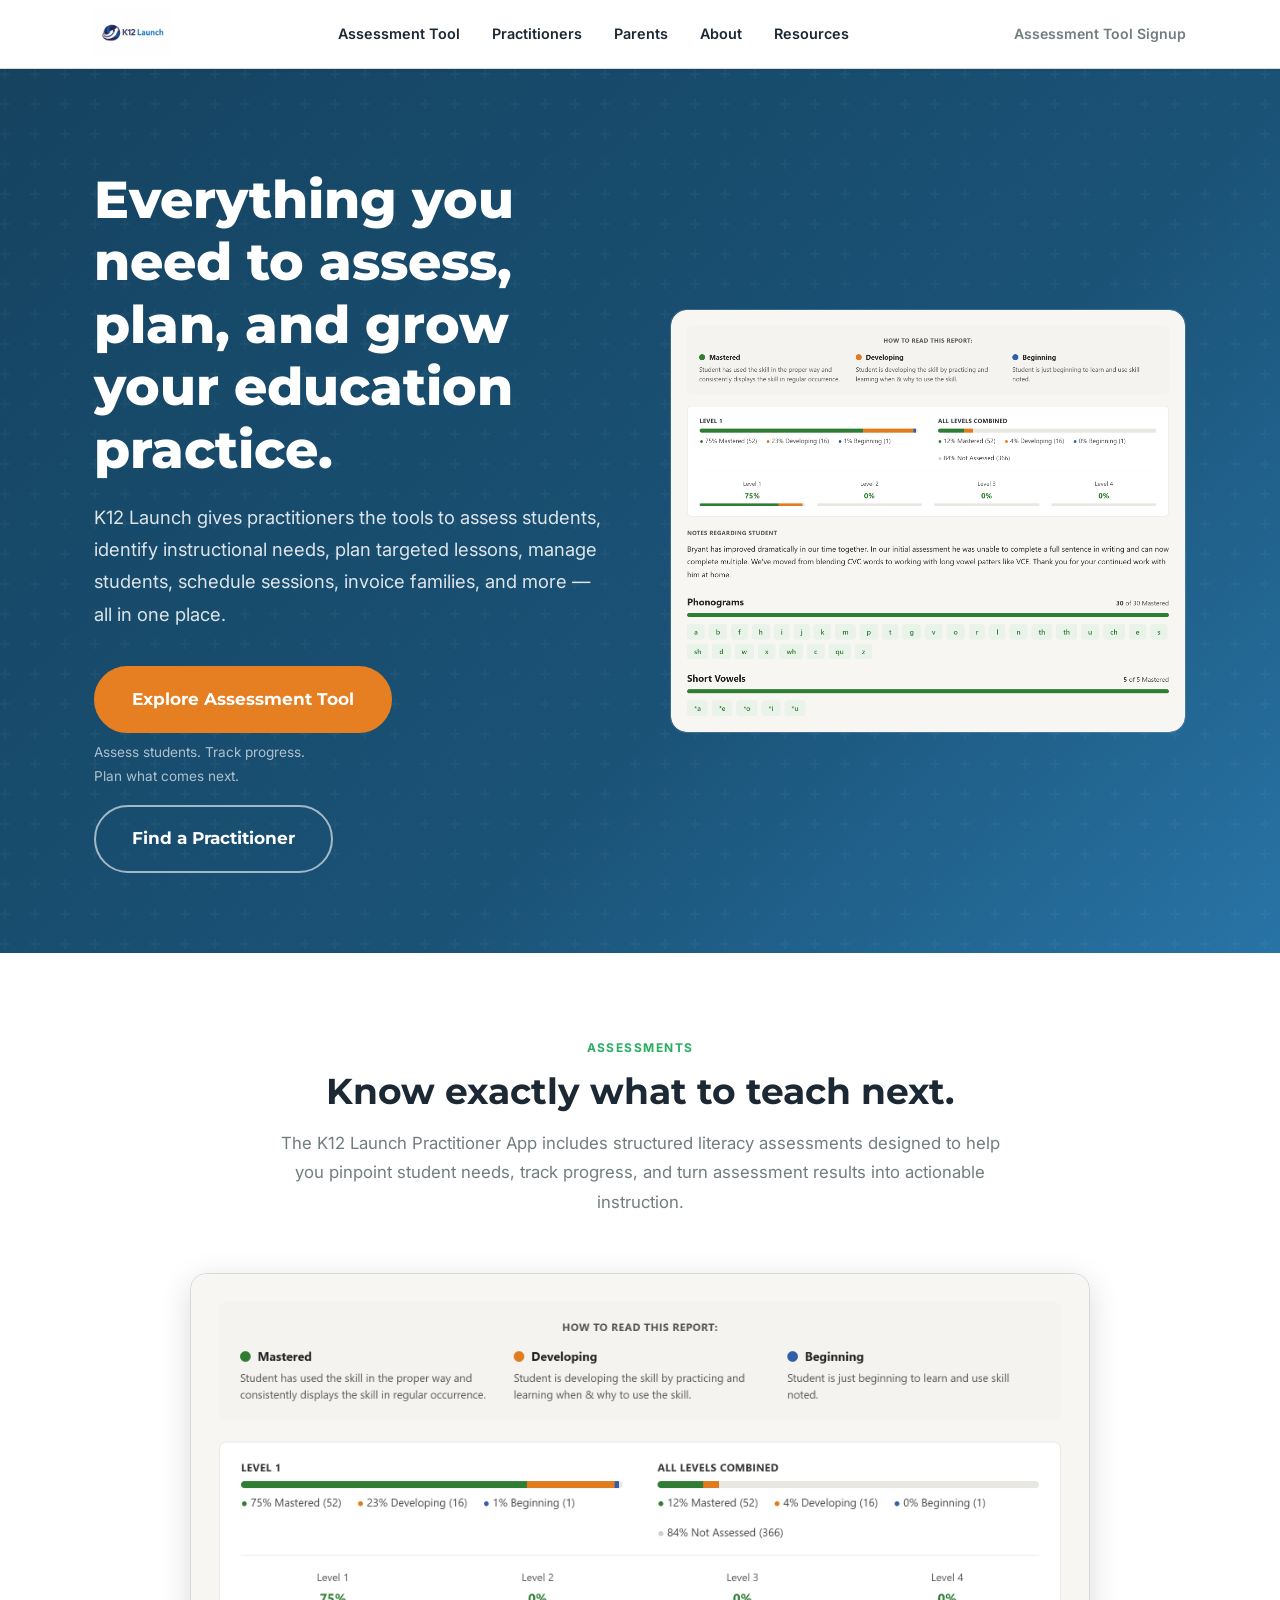
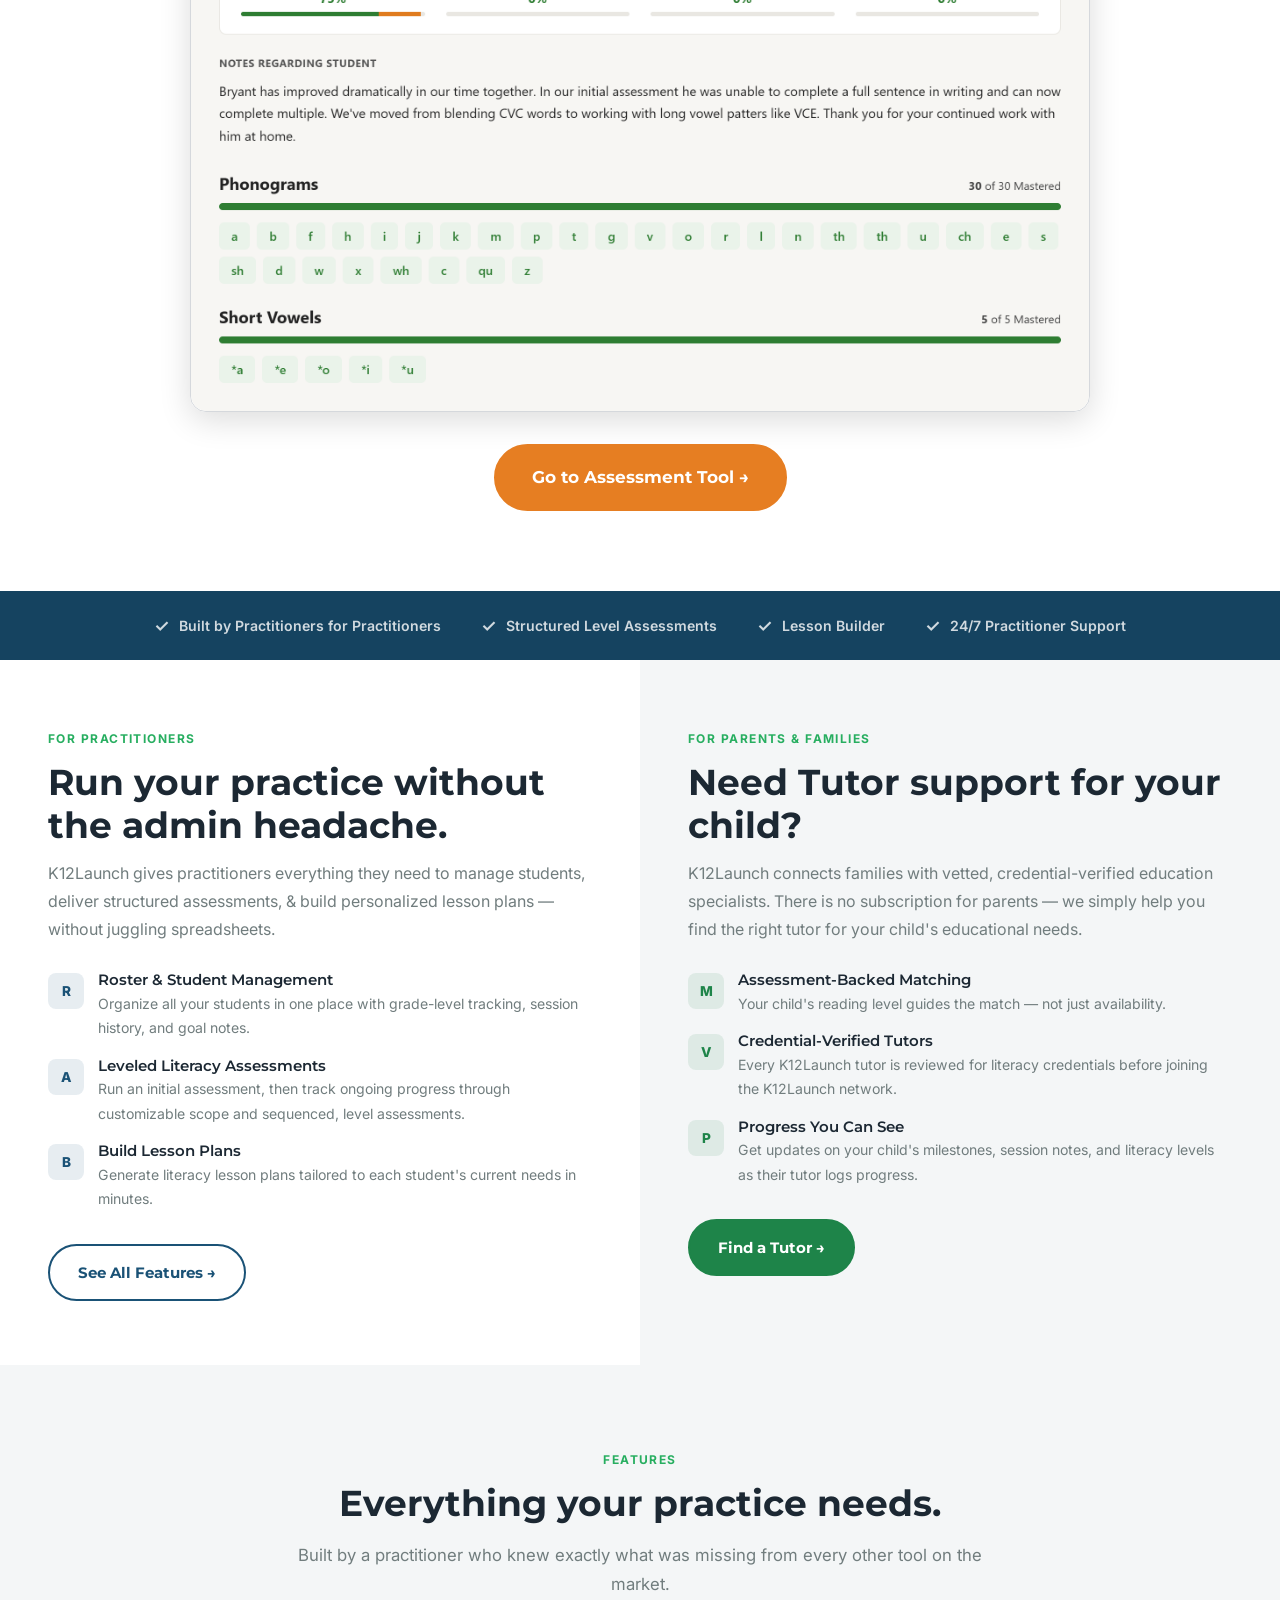
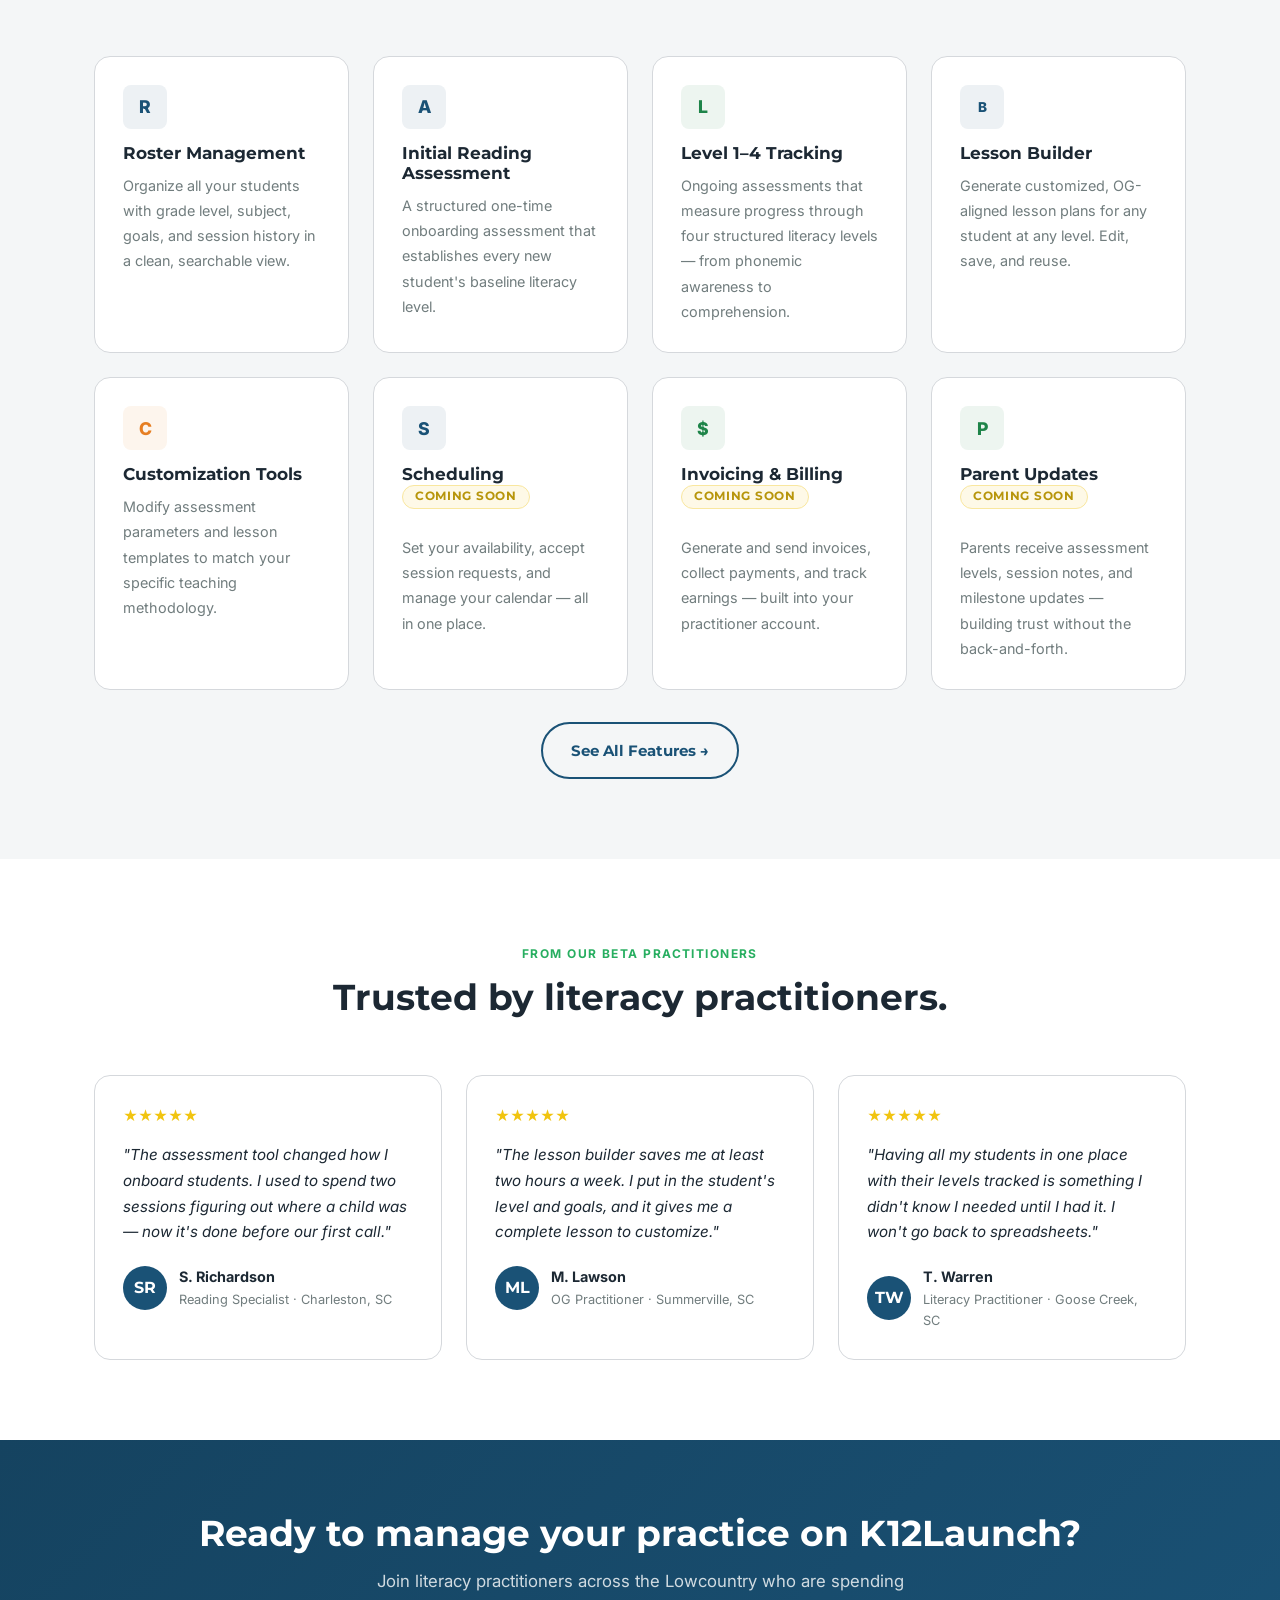
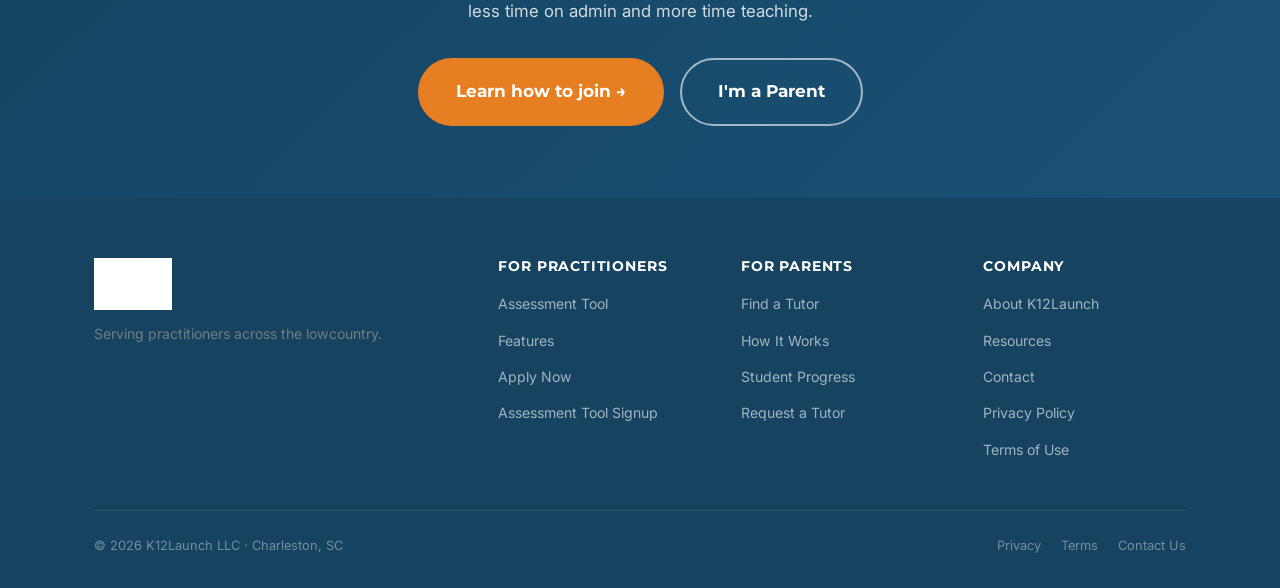
<file: index.html>
﻿<!DOCTYPE html>
<html lang="en">
<head>
  <meta charset="UTF-8" />
  <meta name="viewport" content="width=device-width, initial-scale=1.0" />
  <title>K12Launch — Business Tools for Literacy Practitioners | Charleston, SC</title>
  <meta name="description" content="K12Launch is the back-office suite built for independent literacy practitioners. Manage students, run structured assessments, handle invoicing, and build lesson plans — all in one place." />
  <link rel="stylesheet" href="css/styles.css" />
  <!-- Add your favicon to assets/favicon.ico and uncomment the line below -->
  <!-- <link rel="icon" href="assets/favicon.ico" type="image/x-icon" /> -->
  <!-- Google tag (gtag.js) -->
  <script async src="https://www.googletagmanager.com/gtag/js?id=G-DFDYP14PJ8"></script>
  <script>
    window.dataLayer = window.dataLayer || [];
    function gtag(){dataLayer.push(arguments);}
    gtag('js', new Date());
    gtag('config', 'G-DFDYP14PJ8');
  </script>
</head>
<body>

<!-- ── NAVIGATION ─────────────────────────────────────────── -->
<header class="nav">
  <div class="container">
    <div class="nav-inner">
      <a href="index.html" class="nav-logo" aria-label="K12Launch home">
        <!-- Replace <span> with <img src="assets/logo.png" alt="K12Launch"> once you have the logo file -->
        <img src="assets/k12launch-brand-logo.png" alt="K12Launch" />
      </a>

      <nav class="nav-links" aria-label="Main navigation">
        <a href="assessment-tool.html">Assessment Tool</a><a href="for-tutors.html">Practitioners</a>
        <a href="for-parents.html">Parents</a>
        <a href="about.html">About</a>
        <a href="resources.html">Resources</a>
      </nav>

      <div class="nav-actions">
        <a href="https://educator.app.k12launch.com/" target="_blank" rel="noopener noreferrer" class="nav-login">Assessment Tool Signup</a>
        <button class="nav-hamburger" aria-label="Toggle menu" aria-expanded="false">
          <span></span><span></span><span></span>
        </button>
      </div>
    </div>
  </div>
  <nav class="nav-mobile" aria-label="Mobile navigation">
    <a href="assessment-tool.html">Assessment Tool</a><a href="for-tutors.html">Practitioners</a>
    <a href="for-parents.html">Parents</a>
    <a href="about.html">About</a>
    <a href="resources.html">Resources</a>
    <a href="https://educator.app.k12launch.com/" target="_blank" rel="noopener noreferrer">Assessment Tool Signup</a>
  </nav>
</header>

<!-- ── HERO ───────────────────────────────────────────────── -->
<section class="hero">
  <div class="container">
    <div class="hero-split">
      <div class="hero-text">
        <h1>Everything you need to assess, plan, and grow your education practice.</h1>
        <p class="lead">K12 Launch gives practitioners the tools to assess students, identify instructional needs, plan targeted lessons, manage students, schedule sessions, invoice families, and more — all in one place.</p>
        <div class="hero-ctas" style="align-items:flex-start">
          <div style="display:flex;flex-direction:column;align-items:flex-start;gap:8px">
            <a href="assessment-tool.html" class="btn btn-primary btn-lg">Explore Assessment Tool</a>
            <p style="color:rgba(255,255,255,0.65);font-size:.85rem;margin:0;max-width:220px">Assess students. Track progress. Plan what comes next.</p>
          </div>
          <a href="for-parents.html" class="btn btn-secondary btn-lg">Find a Practitioner</a>
        </div>
      </div>
      <div class="hero-visual" aria-hidden="true" style="padding:0;overflow:hidden;background:none">
        <img src="assets/educator-app-report-pub.jpg" alt="K12Launch practitioner app showing a student literacy assessment report with mastery levels" style="width:100%;height:auto;border-radius:16px;display:block" />
      </div>
    </div>
  </div>
</section>

<!-- ── ASSESSMENT TOOL SPOTLIGHT ───────────────────────────── -->
<section class="section">
  <div class="container">
    <div class="section-header text-center">
      <div class="section-label">Assessments</div>
      <h2>Know exactly what to teach next.</h2>
      <p>The K12 Launch Practitioner App includes structured literacy assessments designed to help you pinpoint student needs, track progress, and turn assessment results into actionable instruction.</p>
    </div>
    <div class="feature-mock" aria-hidden="true" style="padding:0;overflow:hidden;background:none;max-width:900px;margin:0 auto">
      <img src="assets/educator-app-report-pub.jpg" alt="K12Launch practitioner app showing a student literacy assessment report with mastery levels" style="width:100%;height:auto;border-radius:16px;display:block" />
    </div>
    <div class="text-center mt-8">
      <a href="https://educator.app.k12launch.com/" target="_blank" rel="noopener noreferrer" class="btn btn-primary btn-lg">Go to Assessment Tool →</a>
    </div>
  </div>
</section>

<!-- ── PROOF BAR ───────────────────────────────────────────── -->
<div class="proof-bar">
  <div class="container">
    <div class="proof-bar-inner">
      <div class="proof-item"><span class="icon">✓</span> Built by Practitioners for Practitioners</div>
      <div class="proof-item"><span class="icon">✓</span> Structured Level Assessments</div>
      <div class="proof-item"><span class="icon">✓</span> Lesson Builder</div>
      <div class="proof-item"><span class="icon">✓</span> 24/7 Practitioner Support</div>
    </div>
  </div>
</div>

<!-- ── AUDIENCE SPLIT ──────────────────────────────────────── -->
<section aria-label="Who K12Launch serves">
  <div class="audience-split">
    <div class="audience-panel audience-panel--tutors">
      <div class="section-label">For Practitioners</div>
      <h2>Run your practice without the admin headache.</h2>
      <p>K12Launch gives practitioners everything they need to manage students, deliver structured assessments, &amp; build personalized lesson plans — without juggling spreadsheets.</p>
      <div class="audience-benefits">
        <div class="audience-benefit">
          <div class="audience-benefit-icon audience-benefit-icon--blue" style="font-size:.85rem;font-weight:800;color:var(--primary)">R</div>
          <div>
            <h4>Roster &amp; Student Management</h4>
            <p>Organize all your students in one place with grade-level tracking, session history, and goal notes.</p>
          </div>
        </div>
        <div class="audience-benefit">
          <div class="audience-benefit-icon audience-benefit-icon--blue" style="font-size:.85rem;font-weight:800;color:var(--primary)">A</div>
          <div>
            <h4>Leveled Literacy Assessments</h4>
            <p>Run an initial assessment, then track ongoing progress through customizable scope and sequenced, level assessments.</p>
          </div>
        </div>
        <div class="audience-benefit">
          <div class="audience-benefit-icon audience-benefit-icon--blue" style="font-size:.85rem;font-weight:800;color:var(--primary)">B</div>
          <div>
            <h4>Build Lesson Plans</h4>
            <p>Generate literacy lesson plans tailored to each student's current needs in minutes.</p>
          </div>
        </div>
      </div>
      <a href="for-tutors.html" class="btn btn-outline">See All Features →</a>
    </div>

    <div class="audience-panel audience-panel--parents">
      <div class="section-label">For Parents &amp; Families</div>
      <h2>Need Tutor support for your child?</h2>
      <p>K12Launch connects families with vetted, credential-verified education specialists. There is no subscription for parents — we simply help you find the right tutor for your child's educational needs.</p>
      <div class="audience-benefits">
        <div class="audience-benefit">
          <div class="audience-benefit-icon audience-benefit-icon--green" style="font-size:.85rem;font-weight:800;color:var(--secondary)">M</div>
          <div>
            <h4>Assessment-Backed Matching</h4>
            <p>Your child's reading level guides the match — not just availability.</p>
          </div>
        </div>
        <div class="audience-benefit">
          <div class="audience-benefit-icon audience-benefit-icon--green" style="font-size:.85rem;font-weight:800;color:var(--secondary)">V</div>
          <div>
            <h4>Credential-Verified Tutors</h4>
            <p>Every K12Launch tutor is reviewed for literacy credentials before joining the K12Launch network.</p>
          </div>
        </div>
        <div class="audience-benefit">
          <div class="audience-benefit-icon audience-benefit-icon--green" style="font-size:.85rem;font-weight:800;color:var(--secondary)">P</div>
          <div>
            <h4>Progress You Can See</h4>
            <p>Get updates on your child's milestones, session notes, and literacy levels as their tutor logs progress.</p>
          </div>
        </div>
      </div>
      <a href="for-parents.html" class="btn btn-green">Find a Tutor →</a>
    </div>
  </div>
</section>


<!-- ── PLATFORM FEATURES ───────────────────────────────────── -->
<section class="section section--gray">
  <div class="container">
    <div class="section-header text-center">
      <div class="section-label">Features</div>
      <h2>Everything your practice needs.</h2>
      <p>Built by a practitioner who knew exactly what was missing from every other tool on the market.</p>
    </div>
    <div class="grid-4">
      <div class="feature-card">
        <div class="feature-icon" style="font-size:1.1rem;font-weight:800;color:var(--primary);background:rgba(26,82,118,0.08);width:44px;height:44px;display:flex;align-items:center;justify-content:center;border-radius:8px">R</div>
        <h3>Roster Management</h3>
        <p>Organize all your students with grade level, subject, goals, and session history in a clean, searchable view.</p>
      </div>
      <div class="feature-card">
        <div class="feature-icon" style="font-size:1.1rem;font-weight:800;color:var(--primary);background:rgba(26,82,118,0.08);width:44px;height:44px;display:flex;align-items:center;justify-content:center;border-radius:8px">A</div>
        <h3>Initial Reading Assessment</h3>
        <p>A structured one-time onboarding assessment that establishes every new student's baseline literacy level.</p>
      </div>
      <div class="feature-card">
        <div class="feature-icon" style="font-size:1.1rem;font-weight:800;color:var(--secondary);background:rgba(30,132,73,0.08);width:44px;height:44px;display:flex;align-items:center;justify-content:center;border-radius:8px">L</div>
        <h3>Level 1–4 Tracking</h3>
        <p>Ongoing assessments that measure progress through four structured literacy levels — from phonemic awareness to comprehension.</p>
      </div>
      <div class="feature-card">
        <div class="feature-icon" style="font-size:.85rem;font-weight:800;color:var(--primary);background:rgba(26,82,118,0.08);width:44px;height:44px;display:flex;align-items:center;justify-content:center;border-radius:8px">B</div>
        <h3>Lesson Builder</h3>
        <p>Generate customized, OG-aligned lesson plans for any student at any level. Edit, save, and reuse.</p>
      </div>
      <div class="feature-card">
        <div class="feature-icon" style="font-size:1.1rem;font-weight:800;color:var(--accent);background:rgba(230,126,34,0.08);width:44px;height:44px;display:flex;align-items:center;justify-content:center;border-radius:8px">C</div>
        <h3>Customization Tools</h3>
        <p>Modify assessment parameters and lesson templates to match your specific teaching methodology.</p>
      </div>
      <div class="feature-card">
        <div class="feature-icon" style="font-size:1.1rem;font-weight:800;color:var(--primary);background:rgba(26,82,118,0.08);width:44px;height:44px;display:flex;align-items:center;justify-content:center;border-radius:8px">S</div>
        <h3>Scheduling <span class="badge badge--coming">Coming Soon</span></h3>
        <p>Set your availability, accept session requests, and manage your calendar — all in one place.</p>
      </div>
      <div class="feature-card">
        <div class="feature-icon" style="font-size:1.1rem;font-weight:800;color:var(--secondary);background:rgba(30,132,73,0.08);width:44px;height:44px;display:flex;align-items:center;justify-content:center;border-radius:8px">$</div>
        <h3>Invoicing &amp; Billing <span class="badge badge--coming">Coming Soon</span></h3>
        <p>Generate and send invoices, collect payments, and track earnings — built into your practitioner account.</p>
      </div>
      <div class="feature-card">
        <div class="feature-icon" style="font-size:1.1rem;font-weight:800;color:var(--secondary);background:rgba(30,132,73,0.08);width:44px;height:44px;display:flex;align-items:center;justify-content:center;border-radius:8px">P</div>
        <h3>Parent Updates <span class="badge badge--coming">Coming Soon</span></h3>
        <p>Parents receive assessment levels, session notes, and milestone updates — building trust without the back-and-forth.</p>
      </div>
    </div>
    <div class="text-center mt-8">
      <a href="for-tutors.html" class="btn btn-outline">See All Features →</a>
    </div>
  </div>
</section>

<!-- ── TESTIMONIALS ────────────────────────────────────────── -->
<section class="section">
  <div class="container">
    <div class="section-header text-center">
      <div class="section-label">From Our Beta Practitioners</div>
      <h2>Trusted by literacy practitioners.</h2>
    </div>
    <div class="testimonial-grid">
      <div class="testimonial">
        <div class="testimonial-stars">★★★★★</div>
        <p class="testimonial-body">"The assessment tool changed how I onboard students. I used to spend two sessions figuring out where a child was — now it's done before our first call."</p>
        <div class="testimonial-author">
          <div class="testimonial-avatar">SR</div>
          <div>
            <div class="testimonial-name">S. Richardson</div>
            <div class="testimonial-title">Reading Specialist · Charleston, SC</div>
          </div>
        </div>
      </div>
      <div class="testimonial">
        <div class="testimonial-stars">★★★★★</div>
        <p class="testimonial-body">"The lesson builder saves me at least two hours a week. I put in the student's level and goals, and it gives me a complete lesson to customize."</p>
        <div class="testimonial-author">
          <div class="testimonial-avatar">ML</div>
          <div>
            <div class="testimonial-name">M. Lawson</div>
            <div class="testimonial-title">OG Practitioner · Summerville, SC</div>
          </div>
        </div>
      </div>
      <div class="testimonial">
        <div class="testimonial-stars">★★★★★</div>
        <p class="testimonial-body">"Having all my students in one place with their levels tracked is something I didn't know I needed until I had it. I won't go back to spreadsheets."</p>
        <div class="testimonial-author">
          <div class="testimonial-avatar">TW</div>
          <div>
            <div class="testimonial-name">T. Warren</div>
            <div class="testimonial-title">Literacy Practitioner · Goose Creek, SC</div>
          </div>
        </div>
      </div>
    </div>
  </div>
</section>


<!-- ── FINAL CTA ───────────────────────────────────────────── -->
<section class="cta-band">
  <div class="container">
    <h2>Ready to manage your practice on K12Launch?</h2>
    <p>Join literacy practitioners across the Lowcountry who are spending less time on admin and more time teaching.</p>
    <div class="btn-group">
      <a href="contact.html" class="btn btn-primary btn-lg">Learn how to join →</a>
      <a href="for-parents.html" class="btn btn-secondary btn-lg">I'm a Parent</a>
    </div>
  </div>
</section>

<!-- ── FOOTER ──────────────────────────────────────────────── -->
<footer class="footer">
  <div class="container">
    <div class="footer-grid">
      <div class="footer-brand">
        <a href="index.html" class="nav-logo">
          <img src="assets/k12launch-brand-logo.png" alt="K12Launch" />
        </a>
        <p class="footer-tagline">Serving practitioners across the lowcountry.</p>
      </div>
      <div class="footer-col">
        <h5>For Practitioners</h5>
        <ul>
          <li><a href="assessment-tool.html">Assessment Tool</a></li>
          <li><a href="for-tutors.html">Features</a></li>
          <li><a href="contact.html">Apply Now</a></li>
          <li><a href="https://educator.app.k12launch.com/" target="_blank" rel="noopener noreferrer">Assessment Tool Signup</a></li>
        </ul>
      </div>
      <div class="footer-col">
        <h5>For Parents</h5>
        <ul>
          <li><a href="for-parents.html">Find a Tutor</a></li>
          <li><a href="for-parents.html#how-it-works">How It Works</a></li>
          <li><a href="for-parents.html#progress">Student Progress</a></li>
          <li><a href="for-parents.html#parent-intake">Request a Tutor</a></li>
        </ul>
      </div>
      <div class="footer-col">
        <h5>Company</h5>
        <ul>
          <li><a href="about.html">About K12Launch</a></li>
          <li><a href="resources.html">Resources</a></li>
          <li><a href="mailto:k12launch@gmail.com">Contact</a></li>
          <li><a href="privacy.html">Privacy Policy</a></li>
          <li><a href="terms.html">Terms of Use</a></li>
        </ul>
      </div>
    </div>
    <div class="footer-bottom">
      <span>© 2026 K12Launch LLC · Charleston, SC</span>
      <div class="footer-bottom-links">
        <a href="privacy.html">Privacy</a>
        <a href="terms.html">Terms</a>
        <a href="mailto:k12launch@gmail.com">Contact Us</a>
      </div>
    </div>
  </div>
</footer>

<script src="js/main.js"></script>
</body>
</html>
</file>
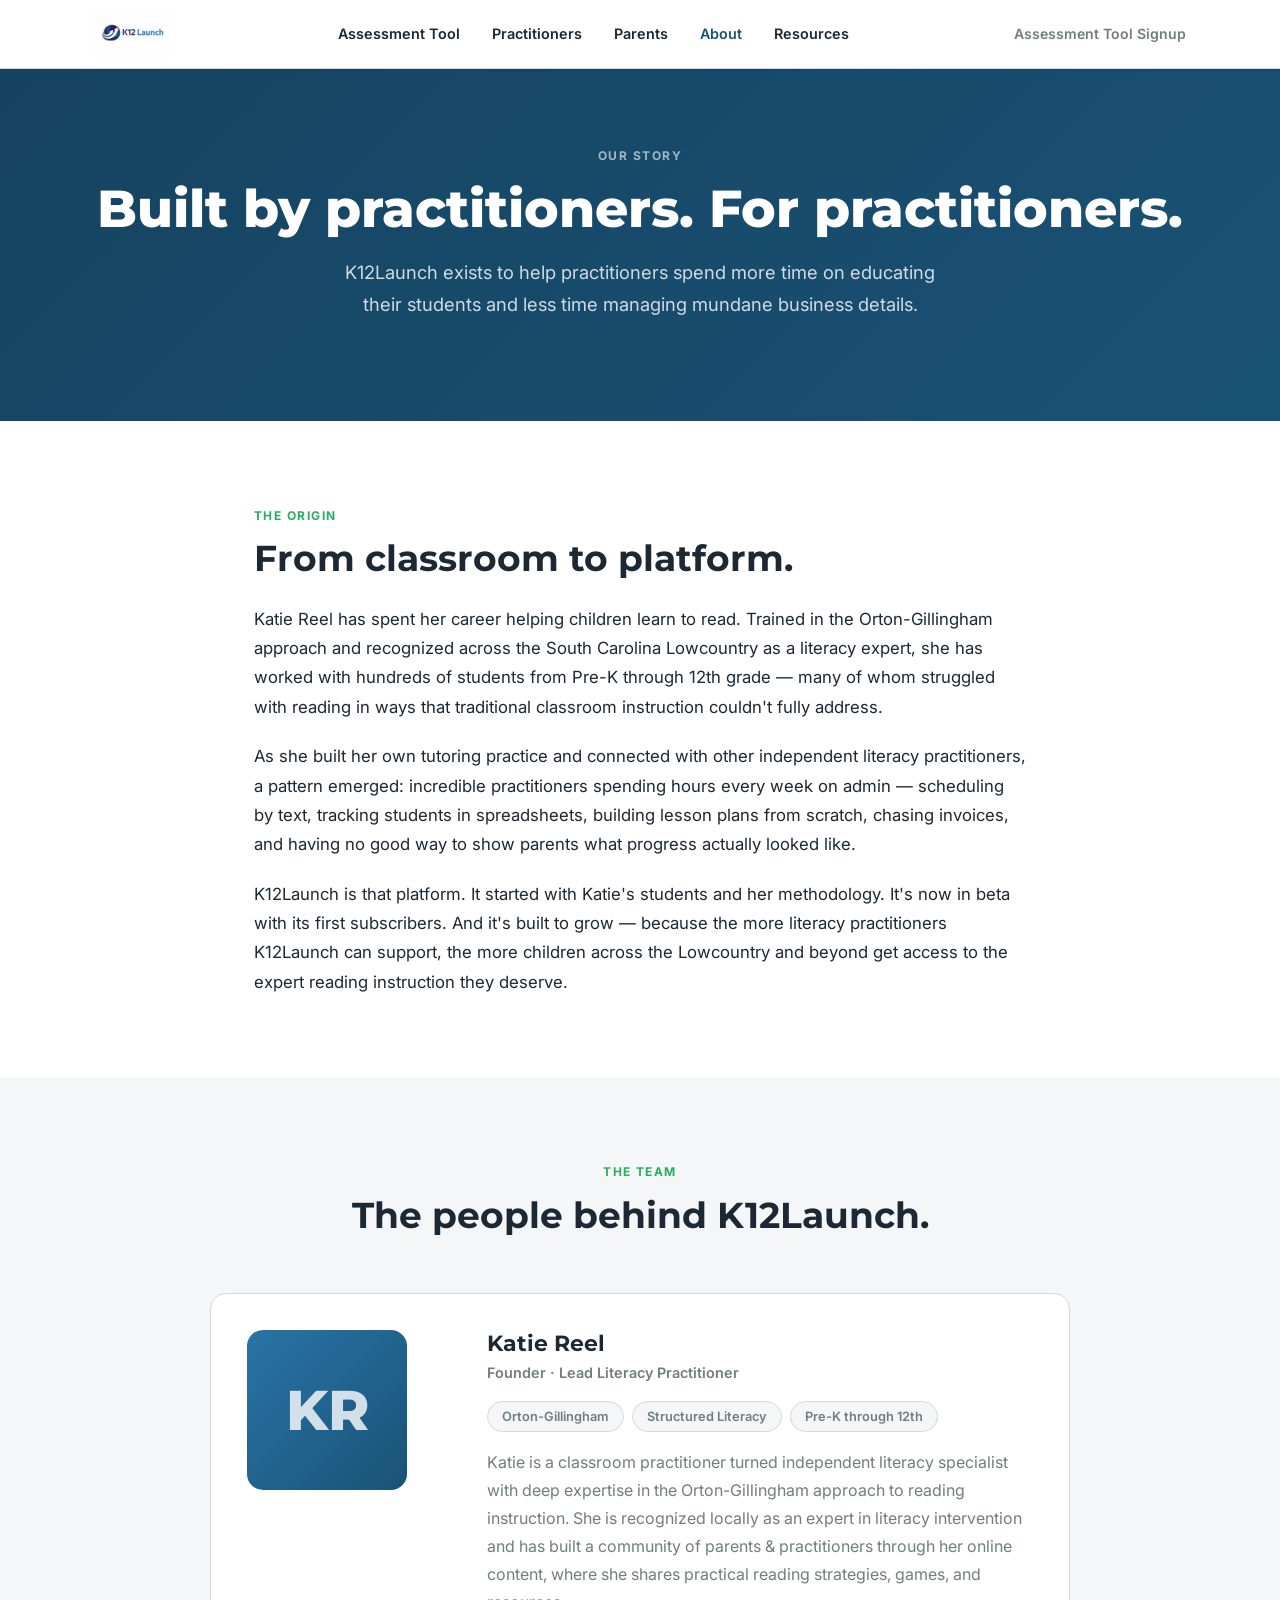
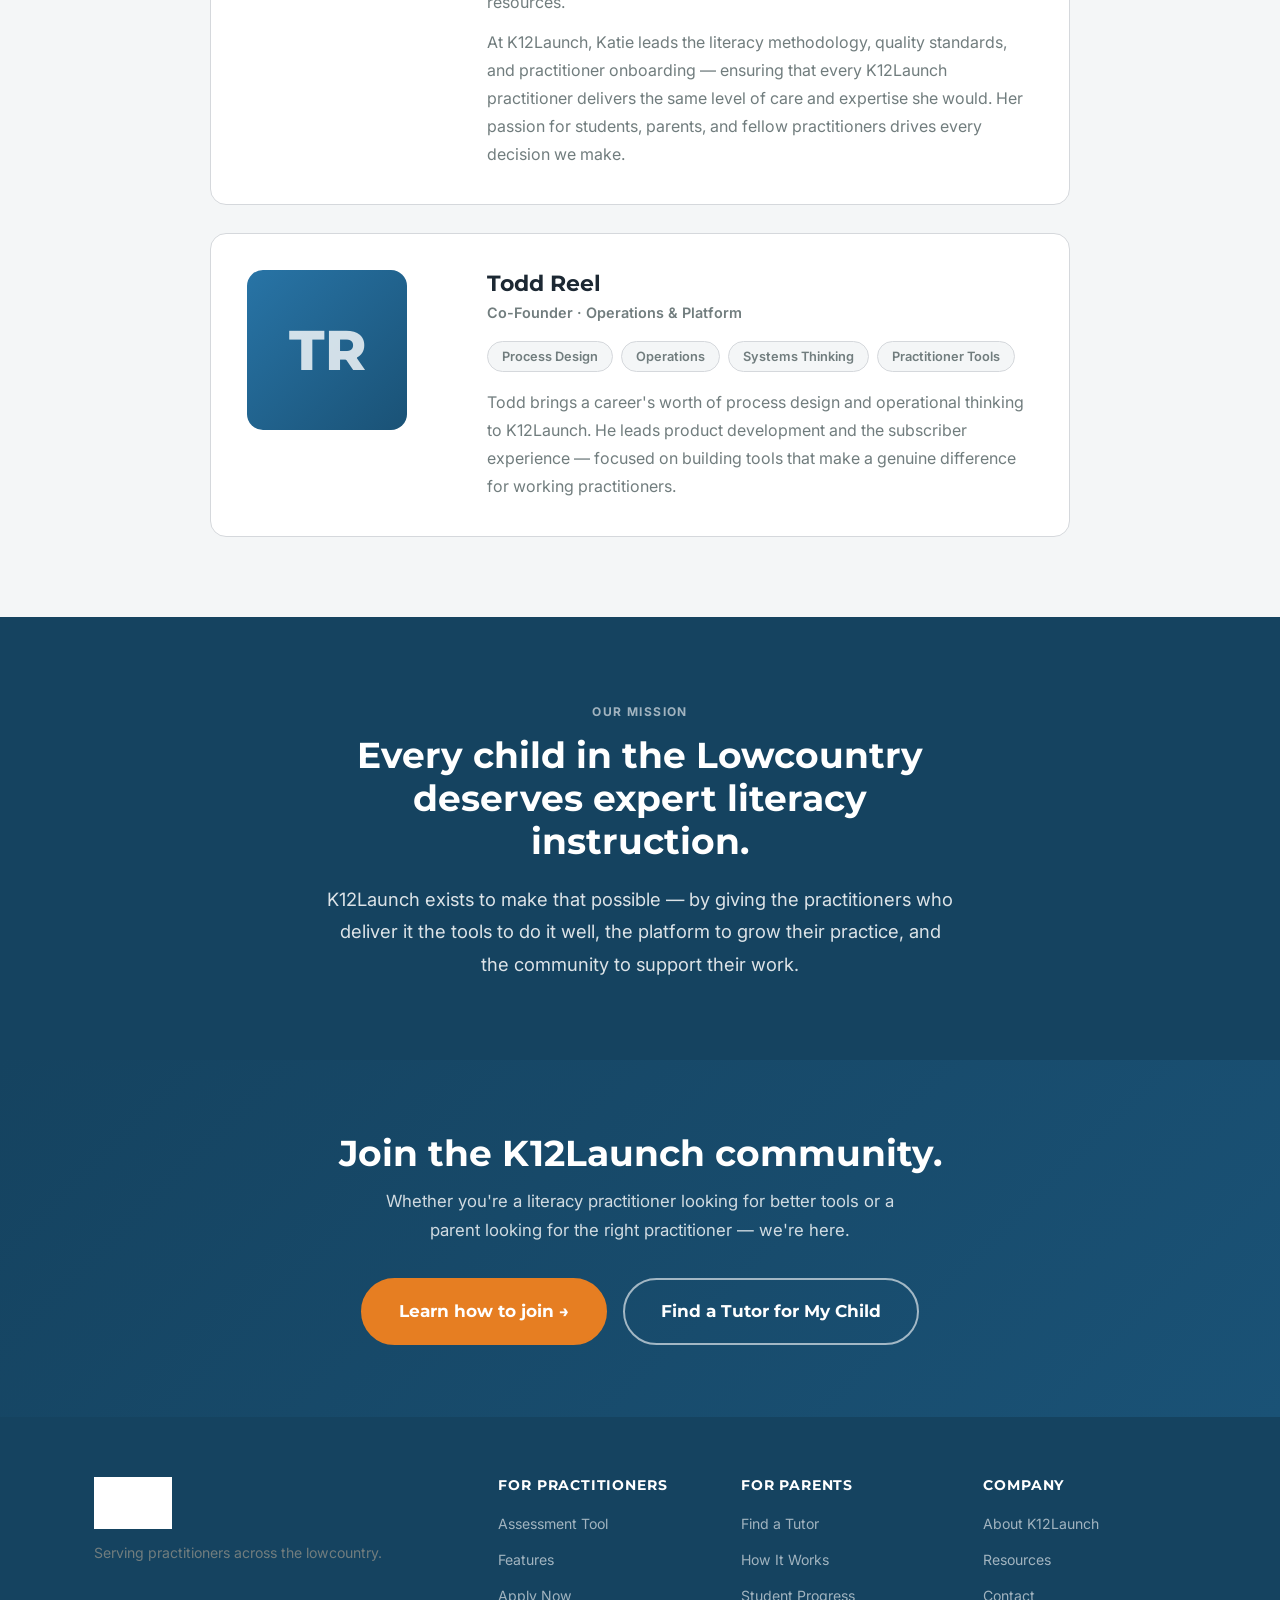
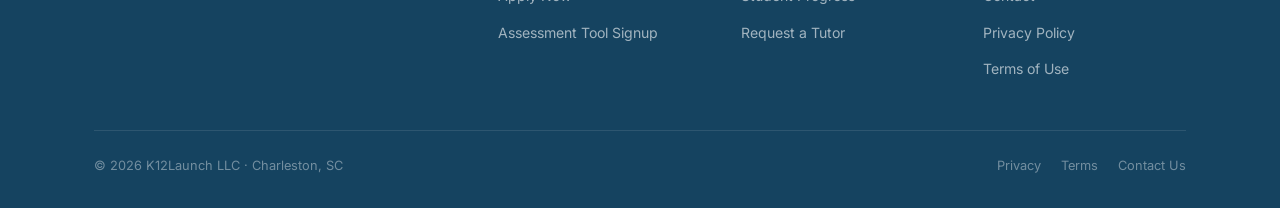
<file: about.html>
﻿<!DOCTYPE html>
<html lang="en">
<head>
  <meta charset="UTF-8" />
  <meta name="viewport" content="width=device-width, initial-scale=1.0" />
  <title>About K12Launch — Built by Literacy Practitioners | Charleston, SC</title>
  <meta name="description" content="K12Launch was built by Katie Reel, an Orton-Gillingham literacy practitioner, and Todd Reel. Learn our story and our structured literacy methodology." />
  <link rel="stylesheet" href="css/styles.css" />
  <!-- Google tag (gtag.js) -->
  <script async src="https://www.googletagmanager.com/gtag/js?id=G-DFDYP14PJ8"></script>
  <script>
    window.dataLayer = window.dataLayer || [];
    function gtag(){dataLayer.push(arguments);}
    gtag('js', new Date());
    gtag('config', 'G-DFDYP14PJ8');
  </script>
</head>
<body>

<header class="nav">
  <div class="container">
    <div class="nav-inner">
      <a href="index.html" class="nav-logo"><img src="assets/k12launch-brand-logo.png" alt="K12Launch" /></a>
      <nav class="nav-links">
        <a href="assessment-tool.html">Assessment Tool</a><a href="for-tutors.html">Practitioners</a><a href="for-parents.html">Parents</a>
        <a href="about.html" class="active">About</a><a href="resources.html">Resources</a>
      </nav>
      <div class="nav-actions">
        <a href="https://educator.app.k12launch.com/" target="_blank" rel="noopener noreferrer" class="nav-login">Assessment Tool Signup</a>
        <button class="nav-hamburger" aria-label="Toggle menu" aria-expanded="false"><span></span><span></span><span></span></button>
      </div>
    </div>
  </div>
  <nav class="nav-mobile">
    <a href="assessment-tool.html">Assessment Tool</a><a href="for-tutors.html">Practitioners</a><a href="for-parents.html">Parents</a>
    <a href="about.html">About</a><a href="resources.html">Resources</a>
    <a href="https://educator.app.k12launch.com/" target="_blank" rel="noopener noreferrer">Assessment Tool Signup</a>
  </nav>
</header>

<!-- HERO -->
<section class="page-hero">
  <div class="container">
    <div class="section-label section-label--light">Our Story</div>
    <h1>Built by practitioners. For practitioners.</h1>
    <p class="lead">K12Launch exists to help practitioners spend more time on educating their students and less time managing mundane business details.</p>
  </div>
</section>

<!-- STORY -->
<section class="section">
  <div class="container" style="max-width:820px;margin:0 auto">
    <div class="section-label">The Origin</div>
    <h2 style="margin-bottom:24px">From classroom to platform.</h2>
    <p style="font-size:1.05rem;color:var(--text);margin-bottom:20px">Katie Reel has spent her career helping children learn to read. Trained in the Orton-Gillingham approach and recognized across the South Carolina Lowcountry as a literacy expert, she has worked with hundreds of students from Pre-K through 12th grade — many of whom struggled with reading in ways that traditional classroom instruction couldn't fully address.</p>
    <p style="font-size:1.05rem;color:var(--text);margin-bottom:20px">As she built her own tutoring practice and connected with other independent literacy practitioners, a pattern emerged: incredible practitioners spending hours every week on admin — scheduling by text, tracking students in spreadsheets, building lesson plans from scratch, chasing invoices, and having no good way to show parents what progress actually looked like.</p>
    <p style="font-size:1.05rem;color:var(--text)">K12Launch is that platform. It started with Katie's students and her methodology. It's now in beta with its first subscribers. And it's built to grow — because the more literacy practitioners K12Launch can support, the more children across the Lowcountry and beyond get access to the expert reading instruction they deserve.</p>
  </div>
</section>

<!-- TEAM -->
<section class="section section--gray" id="katie">
  <div class="container">
    <div class="section-header text-center">
      <div class="section-label">The Team</div>
      <h2>The people behind K12Launch.</h2>
    </div>

    <div style="display:flex;flex-direction:column;gap:28px;max-width:860px;margin:0 auto">
      <div class="bio-card">
        <div>
          <div class="bio-avatar">KR</div>
          <!-- Replace bio-avatar with: <img src="assets/katie-reel.jpg" alt="Katie Reel" style="width:160px;height:160px;border-radius:12px;object-fit:cover"> -->
        </div>
        <div>
          <h2 class="bio-name">Katie Reel</h2>
          <div class="bio-title">Founder · Lead Literacy Practitioner</div>
          <div class="bio-tags">
            <span class="bio-tag">Orton-Gillingham</span>
            <span class="bio-tag">Structured Literacy</span>
            <span class="bio-tag">Pre-K through 12th</span>
          </div>
          <p>Katie is a classroom practitioner turned independent literacy specialist with deep expertise in the Orton-Gillingham approach to reading instruction. She is recognized locally as an expert in literacy intervention and has built a community of parents &amp; practitioners through her online content, where she shares practical reading strategies, games, and resources.</p>
          <p style="margin-top:12px">At K12Launch, Katie leads the literacy methodology, quality standards, and practitioner onboarding — ensuring that every K12Launch practitioner delivers the same level of care and expertise she would. Her passion for students, parents, and fellow practitioners drives every decision we make.</p>
        </div>
      </div>

      <div class="bio-card">
        <div>
          <div class="bio-avatar">TR</div>
          <!-- Replace bio-avatar with: <img src="assets/todd-reel.jpg" alt="Todd Reel" style="width:160px;height:160px;border-radius:12px;object-fit:cover"> -->
        </div>
        <div>
          <h2 class="bio-name">Todd Reel</h2>
          <div class="bio-title">Co-Founder · Operations &amp; Platform</div>
          <div class="bio-tags">
            <span class="bio-tag">Process Design</span>
            <span class="bio-tag">Operations</span>
            <span class="bio-tag">Systems Thinking</span>
            <span class="bio-tag">Practitioner Tools</span>
          </div>
          <p>Todd brings a career's worth of process design and operational thinking to K12Launch. He leads product development and the subscriber experience — focused on building tools that make a genuine difference for working practitioners.</p>
        </div>
      </div>
    </div>
  </div>
</section>


<!-- MISSION -->
<section class="section section--dark">
  <div class="container text-center" style="max-width:680px;margin:0 auto">
    <div class="section-label section-label--light">Our Mission</div>
    <h2 style="margin-bottom:20px">Every child in the Lowcountry deserves expert literacy instruction.</h2>
    <p class="lead text-white" style="opacity:.85">K12Launch exists to make that possible — by giving the practitioners who deliver it the tools to do it well, the platform to grow their practice, and the community to support their work.</p>
  </div>
</section>

<!-- CTA -->
<section class="cta-band">
  <div class="container">
    <h2>Join the K12Launch community.</h2>
    <p>Whether you're a literacy practitioner looking for better tools or a parent looking for the right practitioner — we're here.</p>
    <div class="btn-group">
      <a href="contact.html" class="btn btn-primary btn-lg">Learn how to join →</a>
      <a href="for-parents.html" class="btn btn-secondary btn-lg">Find a Tutor for My Child</a>
    </div>
  </div>
</section>

<footer class="footer">
  <div class="container">
    <div class="footer-grid">
      <div class="footer-brand">
        <a href="index.html" class="nav-logo">
          <img src="assets/k12launch-brand-logo.png" alt="K12Launch" />
        </a>
        <p class="footer-tagline">Serving practitioners across the lowcountry.</p>
      </div>
      <div class="footer-col">
        <h5>For Practitioners</h5>
        <ul>
          <li><a href="assessment-tool.html">Assessment Tool</a></li>
          <li><a href="for-tutors.html">Features</a></li>
          <li><a href="contact.html">Apply Now</a></li>
          <li><a href="https://educator.app.k12launch.com/" target="_blank" rel="noopener noreferrer">Assessment Tool Signup</a></li>
        </ul>
      </div>
      <div class="footer-col">
        <h5>For Parents</h5>
        <ul>
          <li><a href="for-parents.html">Find a Tutor</a></li>
          <li><a href="for-parents.html#how-it-works">How It Works</a></li>
          <li><a href="for-parents.html#progress">Student Progress</a></li>
          <li><a href="for-parents.html#parent-intake">Request a Tutor</a></li>
        </ul>
      </div>
      <div class="footer-col">
        <h5>Company</h5>
        <ul>
          <li><a href="about.html">About K12Launch</a></li>
          <li><a href="resources.html">Resources</a></li>
          <li><a href="mailto:k12launch@gmail.com">Contact</a></li>
          <li><a href="privacy.html">Privacy Policy</a></li>
          <li><a href="terms.html">Terms of Use</a></li>
        </ul>
      </div>
    </div>
    <div class="footer-bottom">
      <span>© 2026 K12Launch LLC · Charleston, SC</span>
      <div class="footer-bottom-links">
        <a href="privacy.html">Privacy</a>
        <a href="terms.html">Terms</a>
        <a href="mailto:k12launch@gmail.com">Contact Us</a>
      </div>
    </div>
  </div>
</footer>
<script src="js/main.js"></script>
</body>
</html>
</file>
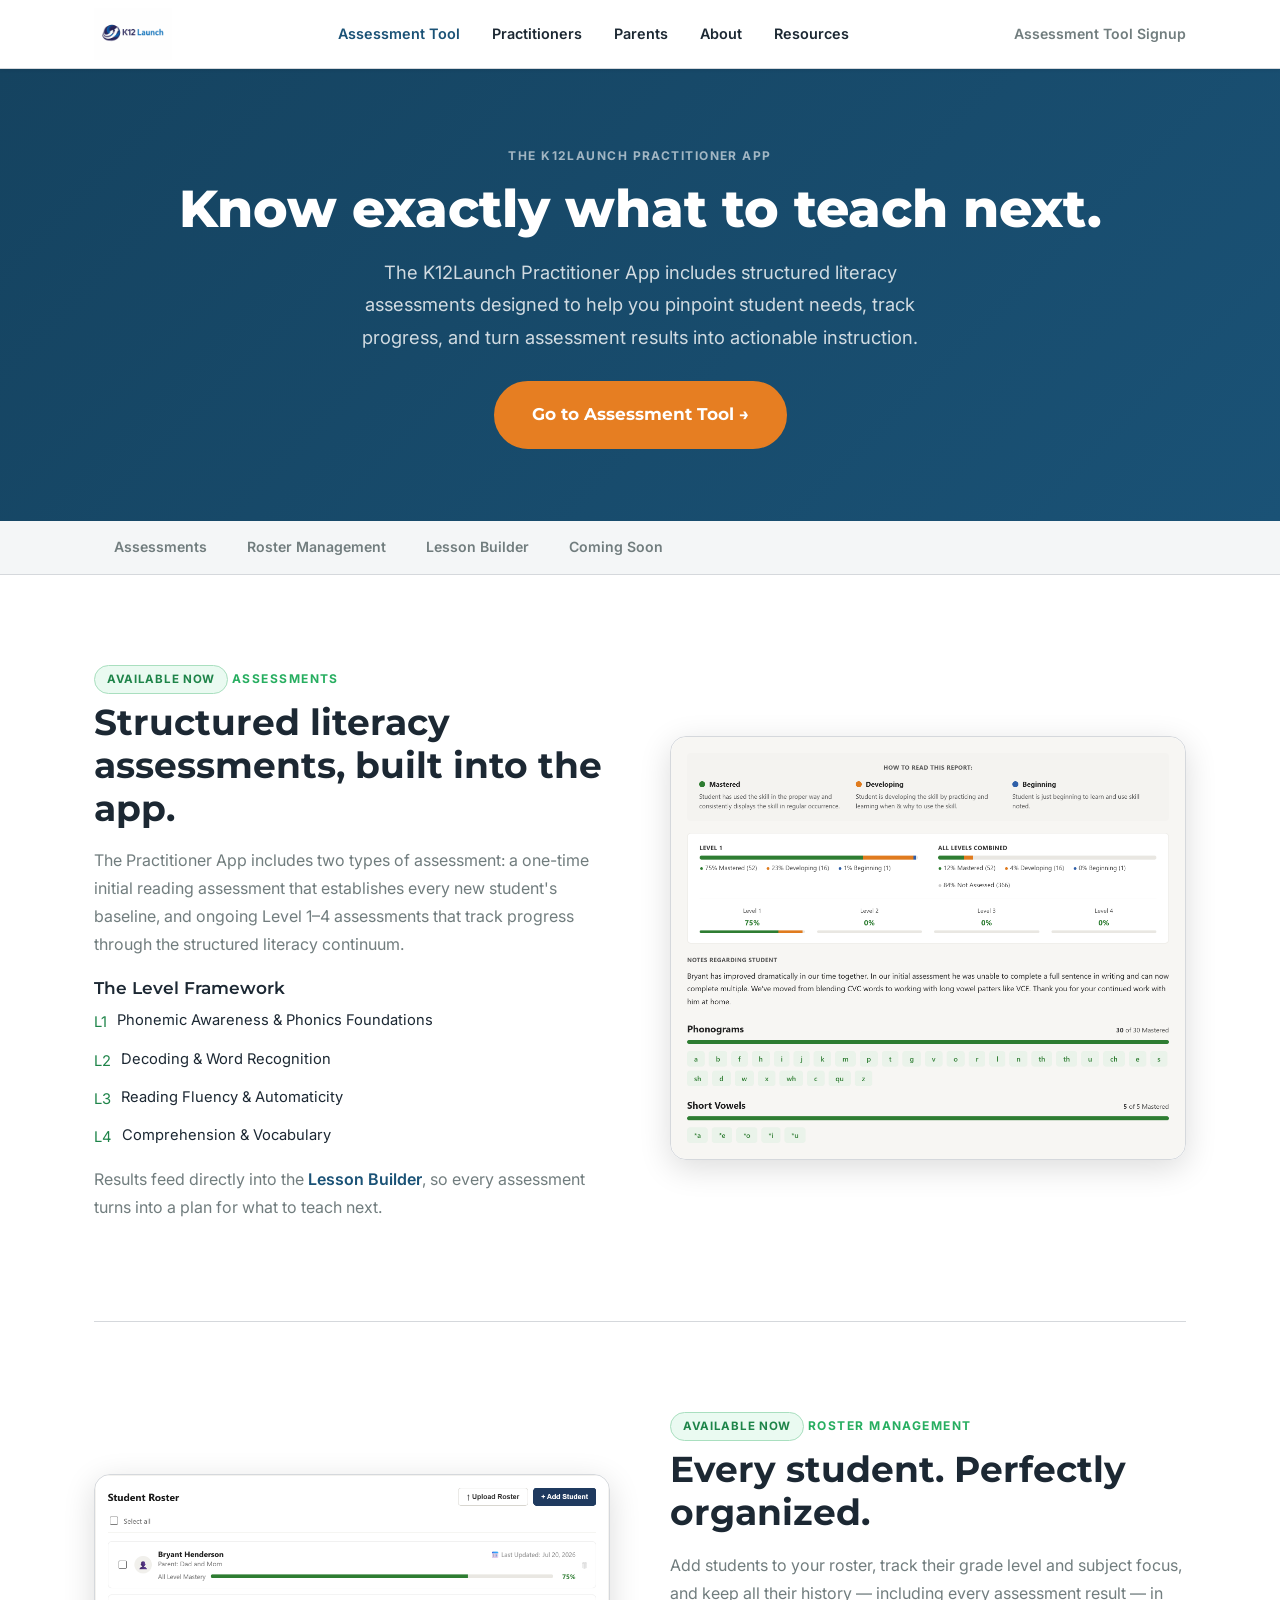
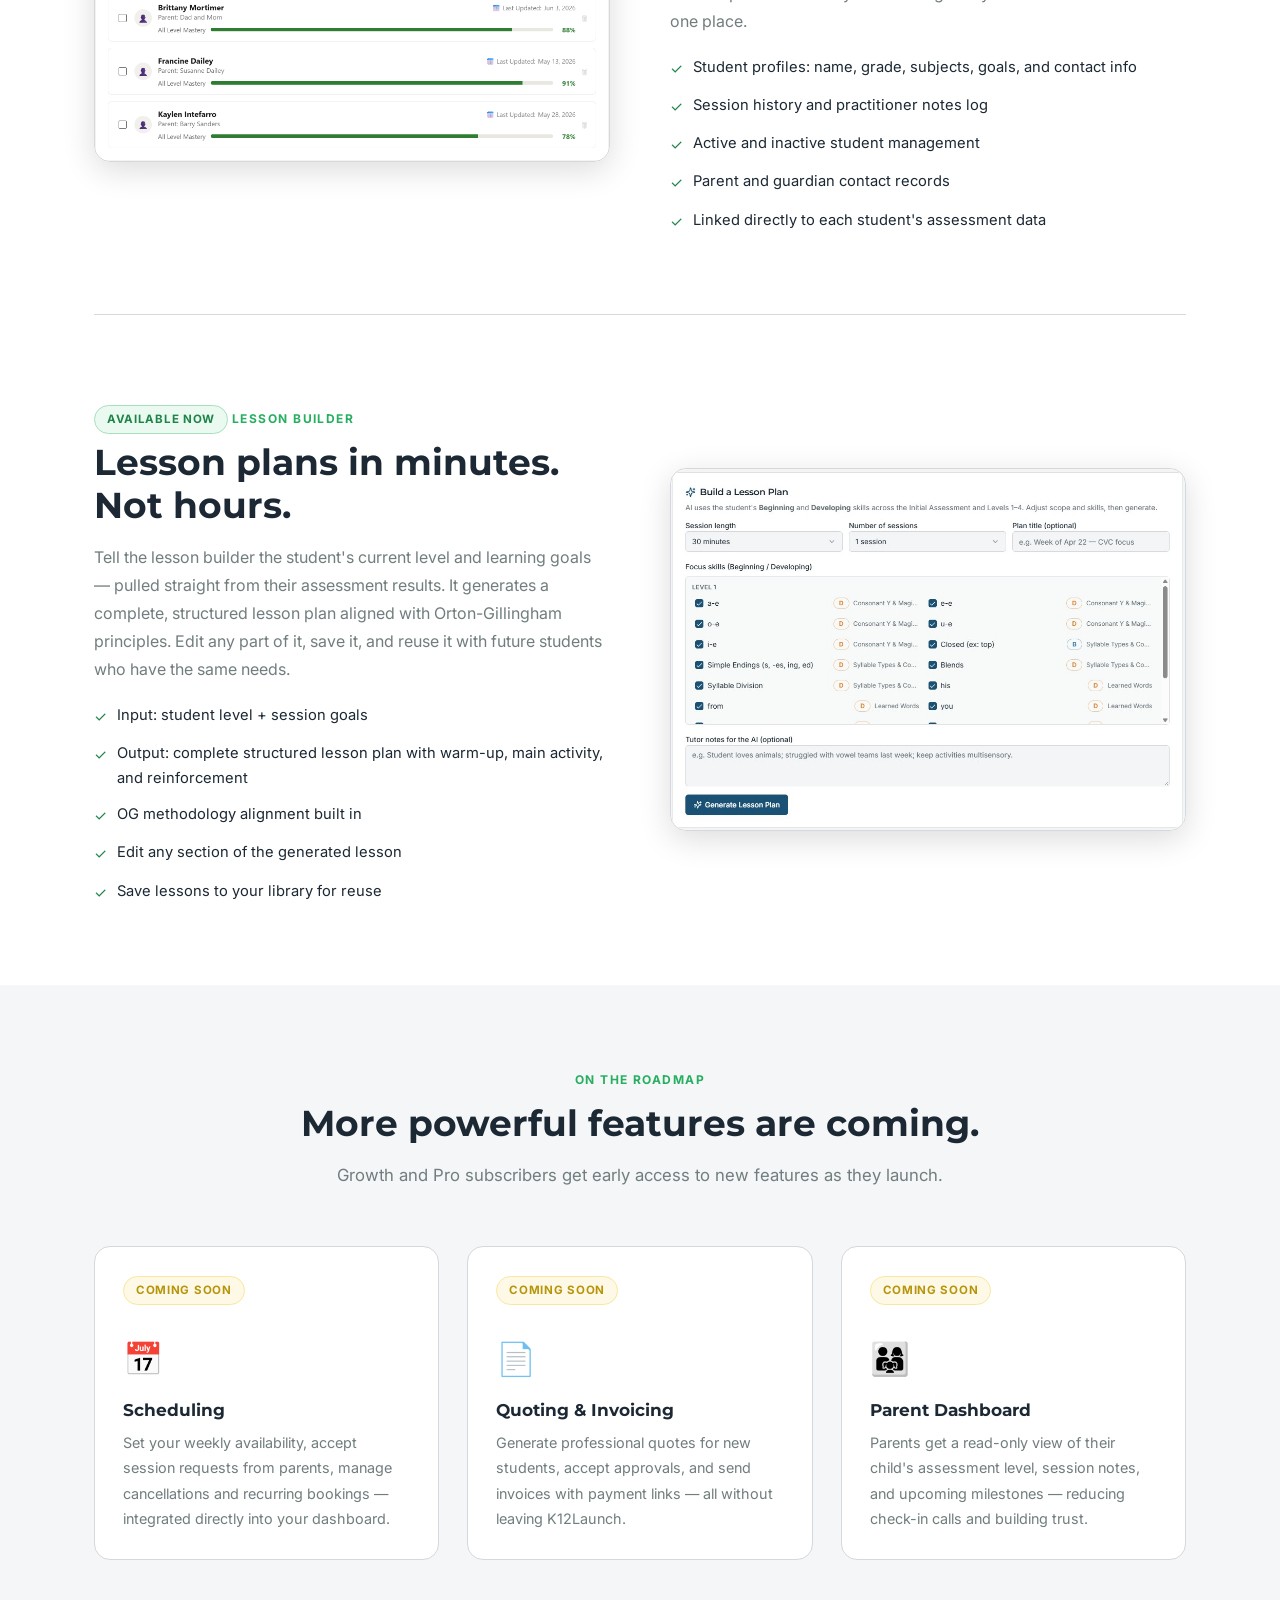
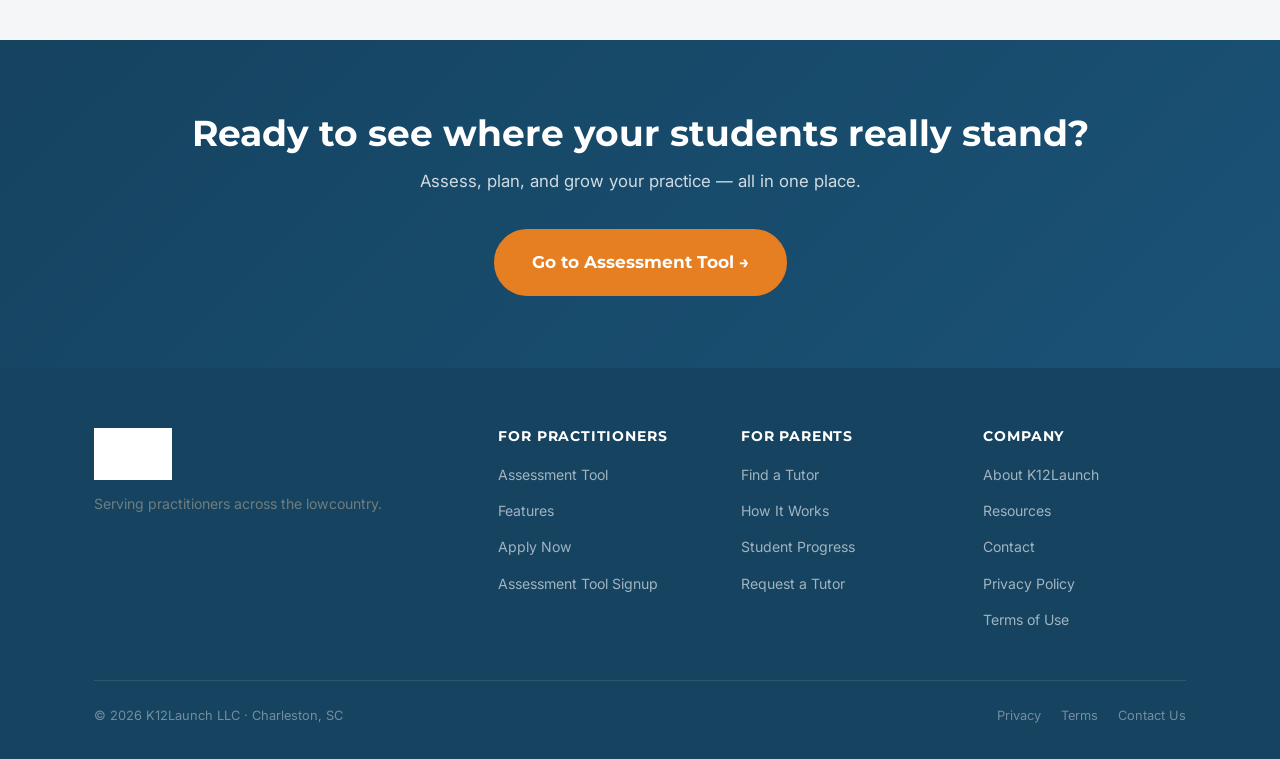
<file: assessment-tool.html>
<!DOCTYPE html>
<html lang="en">
<head>
  <meta charset="UTF-8" />
  <meta name="viewport" content="width=device-width, initial-scale=1.0" />
  <title>Assessment Tool — K12Launch Practitioner App</title>
  <meta name="description" content="Explore the K12Launch Practitioner App: structured Level 1–4 literacy assessments, student roster management, and a lesson builder that turns assessment results into a plan for what to teach next." />
  <link rel="stylesheet" href="css/styles.css" />
  <!-- Google tag (gtag.js) -->
  <script async src="https://www.googletagmanager.com/gtag/js?id=G-DFDYP14PJ8"></script>
  <script>
    window.dataLayer = window.dataLayer || [];
    function gtag(){dataLayer.push(arguments);}
    gtag('js', new Date());
    gtag('config', 'G-DFDYP14PJ8');
  </script>
</head>
<body>

<header class="nav">
  <div class="container">
    <div class="nav-inner">
      <a href="index.html" class="nav-logo"><img src="assets/k12launch-brand-logo.png" alt="K12Launch" /></a>
      <nav class="nav-links">
        <a href="assessment-tool.html" class="active">Assessment Tool</a><a href="for-tutors.html">Practitioners</a><a href="for-parents.html">Parents</a>
        <a href="about.html">About</a><a href="resources.html">Resources</a>
      </nav>
      <div class="nav-actions">
        <a href="https://educator.app.k12launch.com/" target="_blank" rel="noopener noreferrer" class="nav-login">Assessment Tool Signup</a>
        <button class="nav-hamburger" aria-label="Toggle menu" aria-expanded="false"><span></span><span></span><span></span></button>
      </div>
    </div>
  </div>
  <nav class="nav-mobile">
    <a href="assessment-tool.html" class="active">Assessment Tool</a><a href="for-tutors.html">Practitioners</a><a href="for-parents.html">Parents</a>
    <a href="about.html">About</a><a href="resources.html">Resources</a>
    <a href="https://educator.app.k12launch.com/" target="_blank" rel="noopener noreferrer">Assessment Tool Signup</a>
  </nav>
</header>

<section class="page-hero">
  <div class="container">
    <div class="section-label section-label--light">The K12Launch Practitioner App</div>
    <h1>Know exactly what to teach next.</h1>
    <p class="lead">The K12Launch Practitioner App includes structured literacy assessments designed to help you pinpoint student needs, track progress, and turn assessment results into actionable instruction.</p>
    <div class="hero-ctas" style="justify-content:center">
      <a href="https://educator.app.k12launch.com/" target="_blank" rel="noopener noreferrer" class="btn btn-primary btn-lg">Go to Assessment Tool →</a>
    </div>
  </div>
</section>

<!-- FEATURE NAV -->
<div style="background:var(--bg);border-bottom:1px solid var(--border);position:sticky;top:68px;z-index:50">
  <div class="container">
    <div style="display:flex;gap:0;overflow-x:auto;-webkit-overflow-scrolling:touch">
      <a href="#assessments"  style="padding:14px 20px;font-size:.88rem;font-weight:600;color:var(--text-muted);white-space:nowrap;border-bottom:2px solid transparent;transition:.15s" onmouseover="this.style.color='var(--primary)'" onmouseout="this.style.color='var(--text-muted)'">Assessments</a>
      <a href="#roster"       style="padding:14px 20px;font-size:.88rem;font-weight:600;color:var(--text-muted);white-space:nowrap;border-bottom:2px solid transparent;transition:.15s" onmouseover="this.style.color='var(--primary)'" onmouseout="this.style.color='var(--text-muted)'">Roster Management</a>
      <a href="#lesson"       style="padding:14px 20px;font-size:.88rem;font-weight:600;color:var(--text-muted);white-space:nowrap;border-bottom:2px solid transparent;transition:.15s" onmouseover="this.style.color='var(--primary)'" onmouseout="this.style.color='var(--text-muted)'">Lesson Builder</a>
      <a href="#coming"       style="padding:14px 20px;font-size:.88rem;font-weight:600;color:var(--text-muted);white-space:nowrap;border-bottom:2px solid transparent;transition:.15s" onmouseover="this.style.color='var(--primary)'" onmouseout="this.style.color='var(--text-muted)'">Coming Soon</a>
    </div>
  </div>
</div>

<div class="container">

  <!-- ASSESSMENTS -->
  <div class="feature-detail" id="assessments">
    <div class="feature-detail-text">
      <span class="badge badge--new">Available Now</span>
      <div class="section-label" style="margin-top:14px">Assessments</div>
      <h2>Structured literacy assessments, built into the app.</h2>
      <p>The Practitioner App includes two types of assessment: a one-time initial reading assessment that establishes every new student's baseline, and ongoing Level 1–4 assessments that track progress through the structured literacy continuum.</p>
      <h4 style="margin:20px 0 10px">The Level Framework</h4>
      <div class="feature-list">
        <div class="feature-list-item"><span class="check">L1</span> Phonemic Awareness &amp; Phonics Foundations</div>
        <div class="feature-list-item"><span class="check">L2</span> Decoding &amp; Word Recognition</div>
        <div class="feature-list-item"><span class="check">L3</span> Reading Fluency &amp; Automaticity</div>
        <div class="feature-list-item"><span class="check">L4</span> Comprehension &amp; Vocabulary</div>
      </div>
      <p style="margin-top:16px">Results feed directly into the <a href="#lesson" style="color:var(--primary);font-weight:600">Lesson Builder</a>, so every assessment turns into a plan for what to teach next.</p>
    </div>
    <div class="feature-mock" aria-hidden="true" style="padding:0;overflow:hidden;background:none">
      <img src="assets/educator-app-report-pub.jpg" alt="K12Launch practitioner app showing a student literacy assessment report with mastery levels" style="width:100%;height:auto;border-radius:16px;display:block" />
    </div>
  </div>

  <!-- ROSTER -->
  <div class="feature-detail reverse" id="roster">
    <div class="feature-detail-text">
      <span class="badge badge--new">Available Now</span>
      <div class="section-label" style="margin-top:14px">Roster Management</div>
      <h2>Every student. Perfectly organized.</h2>
      <p>Add students to your roster, track their grade level and subject focus, and keep all their history — including every assessment result — in one place.</p>
      <div class="feature-list">
        <div class="feature-list-item"><span class="check">✓</span> Student profiles: name, grade, subjects, goals, and contact info</div>
        <div class="feature-list-item"><span class="check">✓</span> Session history and practitioner notes log</div>
        <div class="feature-list-item"><span class="check">✓</span> Active and inactive student management</div>
        <div class="feature-list-item"><span class="check">✓</span> Parent and guardian contact records</div>
        <div class="feature-list-item"><span class="check">✓</span> Linked directly to each student's assessment data</div>
      </div>
    </div>
    <div class="feature-mock" aria-hidden="true" style="padding:0;overflow:hidden;background:none">
      <img src="assets/educator-app-roster-pub.jpg" alt="K12Launch practitioner app showing the Student Roster with progress tracking" style="width:100%;height:auto;border-radius:16px;display:block" />
    </div>
  </div>

  <!-- LESSON BUILDER -->
  <div class="feature-detail" id="lesson">
    <div class="feature-detail-text">
      <span class="badge badge--new">Available Now</span>
      <div class="section-label" style="margin-top:14px">Lesson Builder</div>
      <h2>Lesson plans in minutes. Not hours.</h2>
      <p>Tell the lesson builder the student's current level and learning goals — pulled straight from their assessment results. It generates a complete, structured lesson plan aligned with Orton-Gillingham principles. Edit any part of it, save it, and reuse it with future students who have the same needs.</p>
      <div class="feature-list">
        <div class="feature-list-item"><span class="check">✓</span> Input: student level + session goals</div>
        <div class="feature-list-item"><span class="check">✓</span> Output: complete structured lesson plan with warm-up, main activity, and reinforcement</div>
        <div class="feature-list-item"><span class="check">✓</span> OG methodology alignment built in</div>
        <div class="feature-list-item"><span class="check">✓</span> Edit any section of the generated lesson</div>
        <div class="feature-list-item"><span class="check">✓</span> Save lessons to your library for reuse</div>
      </div>
    </div>
    <div class="feature-mock" aria-hidden="true" style="padding:0;overflow:hidden;background:none">
      <img src="assets/educator-app-lesson-builder.jpg" alt="K12Launch practitioner app showing the Lesson Builder with skill selection and plan generation" style="width:100%;height:auto;border-radius:16px;display:block" />
    </div>
  </div>

</div>

<!-- COMING SOON -->
<section class="section section--gray" id="coming">
  <div class="container">
    <div class="section-header text-center">
      <div class="section-label">On the Roadmap</div>
      <h2>More powerful features are coming.</h2>
      <p>Growth and Pro subscribers get early access to new features as they launch.</p>
    </div>
    <div class="grid-3">
      <div class="feature-card">
        <span class="badge badge--coming">Coming Soon</span>
        <div class="feature-icon" style="margin-top:12px">📅</div>
        <h3>Scheduling</h3>
        <p>Set your weekly availability, accept session requests from parents, manage cancellations and recurring bookings — integrated directly into your dashboard.</p>
      </div>
      <div class="feature-card">
        <span class="badge badge--coming">Coming Soon</span>
        <div class="feature-icon" style="margin-top:12px">📄</div>
        <h3>Quoting &amp; Invoicing</h3>
        <p>Generate professional quotes for new students, accept approvals, and send invoices with payment links — all without leaving K12Launch.</p>
      </div>
      <div class="feature-card">
        <span class="badge badge--coming">Coming Soon</span>
        <div class="feature-icon" style="margin-top:12px">👨‍👩‍👧</div>
        <h3>Parent Dashboard</h3>
        <p>Parents get a read-only view of their child's assessment level, session notes, and upcoming milestones — reducing check-in calls and building trust.</p>
      </div>
    </div>
  </div>
</section>

<!-- CTA -->
<section class="cta-band">
  <div class="container">
    <h2>Ready to see where your students really stand?</h2>
    <p>Assess, plan, and grow your practice — all in one place.</p>
    <div class="btn-group">
      <a href="https://educator.app.k12launch.com/" target="_blank" rel="noopener noreferrer" class="btn btn-primary btn-lg">Go to Assessment Tool →</a>
    </div>
  </div>
</section>

<footer class="footer">
  <div class="container">
    <div class="footer-grid">
      <div class="footer-brand">
        <a href="index.html" class="nav-logo">
          <img src="assets/k12launch-brand-logo.png" alt="K12Launch" />
        </a>
        <p class="footer-tagline">Serving practitioners across the lowcountry.</p>
      </div>
      <div class="footer-col">
        <h5>For Practitioners</h5>
        <ul>
          <li><a href="assessment-tool.html">Assessment Tool</a></li>
          <li><a href="for-tutors.html">Features</a></li>
          <li><a href="contact.html">Apply Now</a></li>
          <li><a href="https://educator.app.k12launch.com/" target="_blank" rel="noopener noreferrer">Assessment Tool Signup</a></li>
        </ul>
      </div>
      <div class="footer-col">
        <h5>For Parents</h5>
        <ul>
          <li><a href="for-parents.html">Find a Tutor</a></li>
          <li><a href="for-parents.html#how-it-works">How It Works</a></li>
          <li><a href="for-parents.html#progress">Student Progress</a></li>
          <li><a href="for-parents.html#parent-intake">Request a Tutor</a></li>
        </ul>
      </div>
      <div class="footer-col">
        <h5>Company</h5>
        <ul>
          <li><a href="about.html">About K12Launch</a></li>
          <li><a href="resources.html">Resources</a></li>
          <li><a href="mailto:k12launch@gmail.com">Contact</a></li>
          <li><a href="privacy.html">Privacy Policy</a></li>
          <li><a href="terms.html">Terms of Use</a></li>
        </ul>
      </div>
    </div>
    <div class="footer-bottom">
      <span>© 2026 K12Launch LLC · Charleston, SC</span>
      <div class="footer-bottom-links">
        <a href="privacy.html">Privacy</a>
        <a href="terms.html">Terms</a>
        <a href="mailto:k12launch@gmail.com">Contact Us</a>
      </div>
    </div>
  </div>
</footer>

<script src="js/main.js"></script>
</body>
</html>
</file>
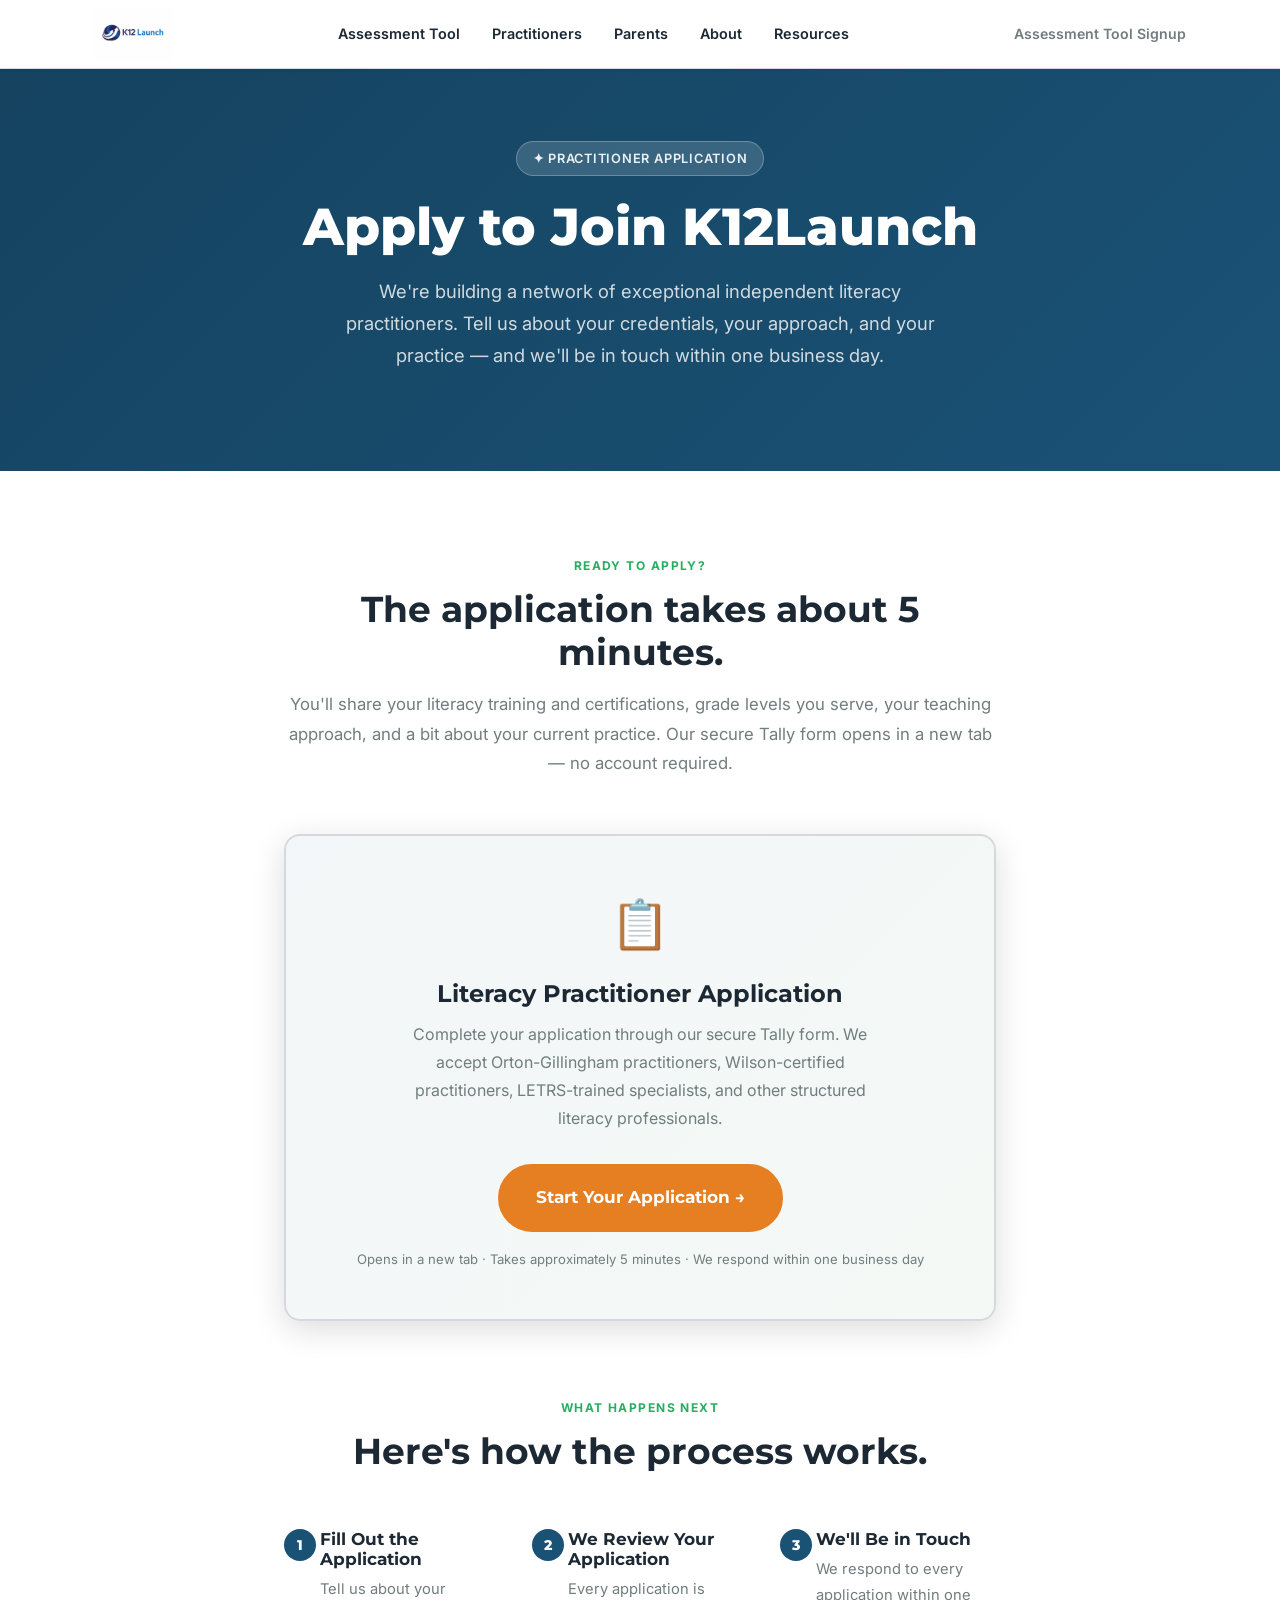
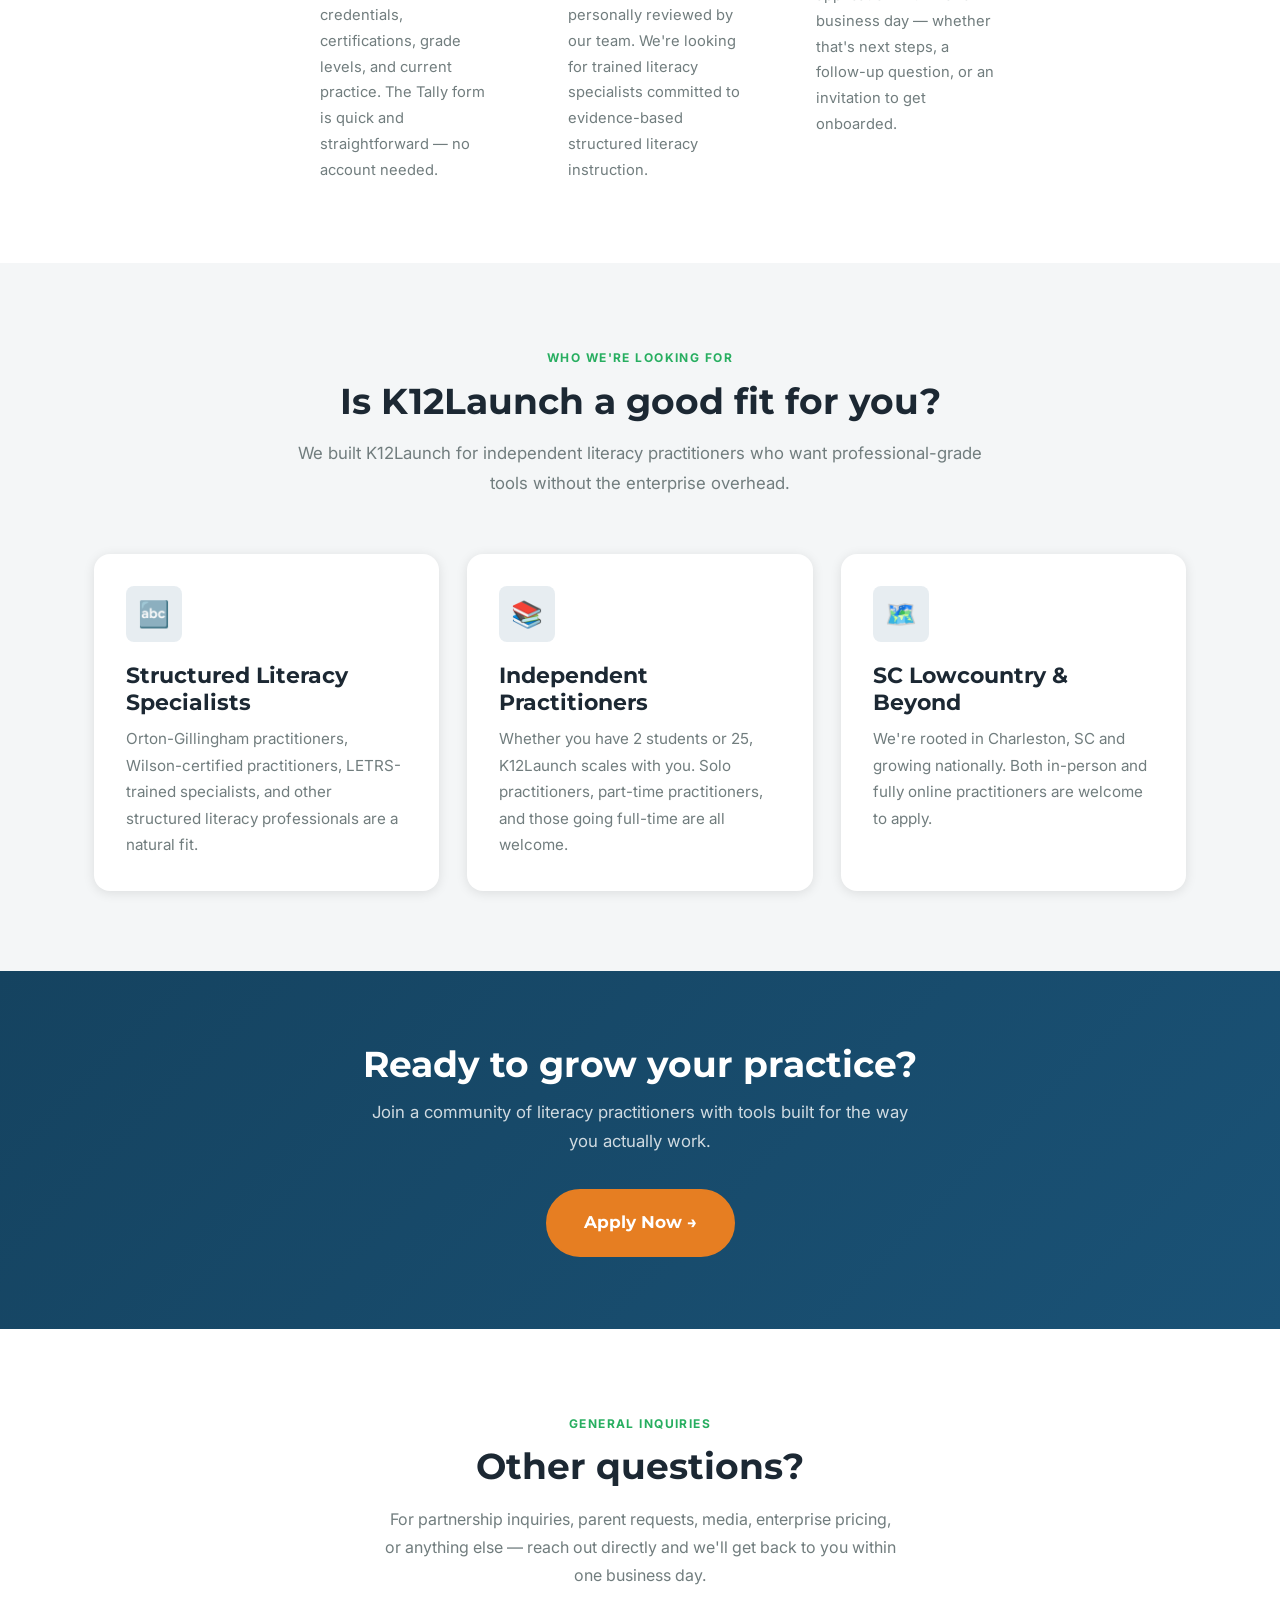
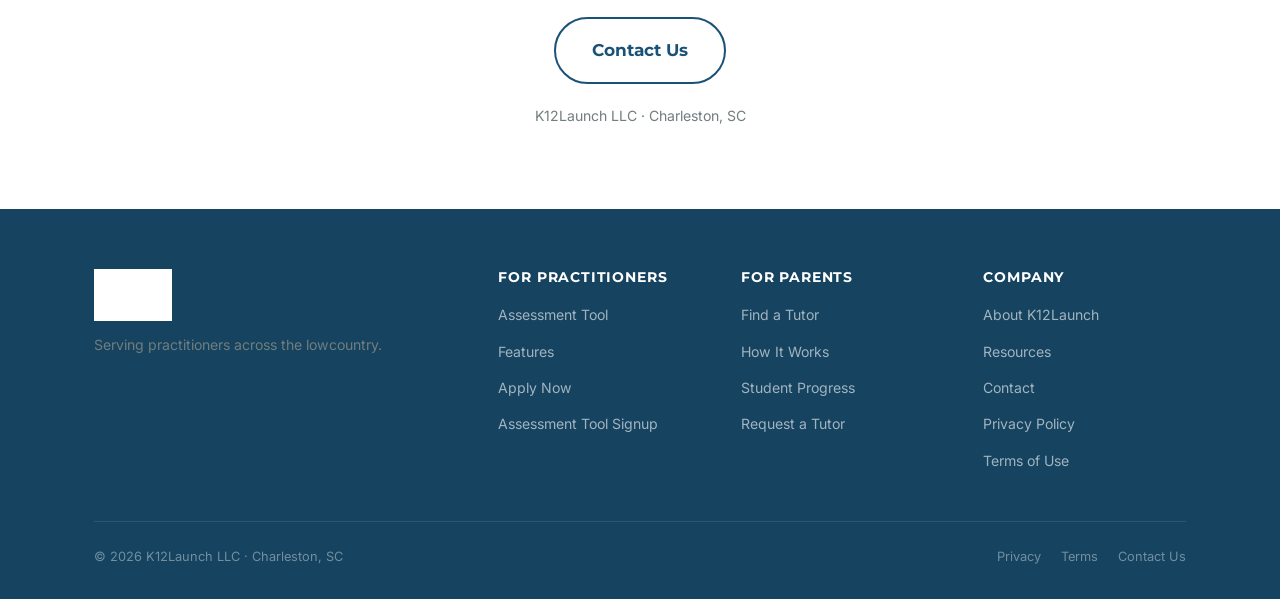
<file: contact.html>
<!DOCTYPE html>
<html lang="en">
<head>
  <meta charset="UTF-8" />
  <meta name="viewport" content="width=device-width, initial-scale=1.0" />
  <title>Apply as a Literacy Practitioner | K12Launch</title>
  <meta name="description" content="Apply to join K12Launch as an independent literacy practitioner. We review every application and respond within one business day. Serving Charleston, SC and beyond." />
  <link rel="stylesheet" href="css/styles.css" />
  <!-- Google tag (gtag.js) -->
  <script async src="https://www.googletagmanager.com/gtag/js?id=G-DFDYP14PJ8"></script>
  <script>
    window.dataLayer = window.dataLayer || [];
    function gtag(){dataLayer.push(arguments);}
    gtag('js', new Date());
    gtag('config', 'G-DFDYP14PJ8');
  </script>
</head>
<body>

<header class="nav">
  <div class="container">
    <div class="nav-inner">
      <a href="index.html" class="nav-logo"><img src="assets/k12launch-brand-logo.png" alt="K12Launch" /></a>
      <nav class="nav-links">
        <a href="assessment-tool.html">Assessment Tool</a><a href="for-tutors.html">Practitioners</a>
        <a href="for-parents.html">Parents</a>
        <a href="about.html">About</a>
        <a href="resources.html">Resources</a>
      </nav>
      <div class="nav-actions">
        <a href="https://educator.app.k12launch.com/" target="_blank" rel="noopener noreferrer" class="nav-login">Assessment Tool Signup</a>
        <button class="nav-hamburger" aria-label="Toggle menu" aria-expanded="false"><span></span><span></span><span></span></button>
      </div>
    </div>
  </div>
  <nav class="nav-mobile">
    <a href="assessment-tool.html">Assessment Tool</a><a href="for-tutors.html">Practitioners</a>
    <a href="for-parents.html">Parents</a>
    <a href="about.html">About</a>
    <a href="resources.html">Resources</a>
    <a href="https://educator.app.k12launch.com/" target="_blank" rel="noopener noreferrer">Assessment Tool Signup</a>
  </nav>
</header>

<!-- HERO -->
<section class="page-hero">
  <div class="container">
    <div class="hero-eyebrow">✦ Practitioner Application</div>
    <h1>Apply to Join K12Launch</h1>
    <p class="lead">We're building a network of exceptional independent literacy practitioners. Tell us about your credentials, your approach, and your practice — and we'll be in touch within one business day.</p>
  </div>
</section>

<!-- APPLICATION CTA -->
<section class="section">
  <div class="container" style="max-width:760px;margin:0 auto">

    <div class="section-header text-center">
      <div class="section-label">Ready to Apply?</div>
      <h2>The application takes about 5 minutes.</h2>
      <p>You'll share your literacy training and certifications, grade levels you serve, your teaching approach, and a bit about your current practice. Our secure Tally form opens in a new tab — no account required.</p>
    </div>

    <!-- CTA Card -->
    <div style="background:linear-gradient(135deg,rgba(26,82,118,0.05),rgba(30,132,73,0.05));border:2px solid var(--border);border-radius:var(--radius-lg);padding:48px 40px;text-align:center;box-shadow:var(--shadow-lg);">
      <div style="font-size:3rem;margin-bottom:16px">📋</div>
      <h3 style="font-size:1.5rem;margin-bottom:12px">Literacy Practitioner Application</h3>
      <p style="margin-bottom:32px;max-width:480px;margin-left:auto;margin-right:auto;margin-top:0">Complete your application through our secure Tally form. We accept Orton-Gillingham practitioners, Wilson-certified practitioners, LETRS-trained specialists, and other structured literacy professionals.</p>
      <a href="https://tally.so/r/obxk0M" target="_blank" rel="noopener noreferrer" class="btn btn-primary btn-lg">Start Your Application →</a>
      <p style="margin-top:16px;font-size:0.82rem;color:var(--text-muted)">Opens in a new tab · Takes approximately 5 minutes · We respond within one business day</p>
    </div>

    <!-- What happens next -->
    <div style="margin-top:72px">
      <div class="section-header text-center">
        <div class="section-label">What Happens Next</div>
        <h2>Here's how the process works.</h2>
      </div>
      <div class="steps">
        <div class="step">
          <div class="step-content">
            <h3>Fill Out the Application</h3>
            <p>Tell us about your credentials, certifications, grade levels, and current practice. The Tally form is quick and straightforward — no account needed.</p>
          </div>
        </div>
        <div class="step">
          <div class="step-content">
            <h3>We Review Your Application</h3>
            <p>Every application is personally reviewed by our team. We're looking for trained literacy specialists committed to evidence-based structured literacy instruction.</p>
          </div>
        </div>
        <div class="step">
          <div class="step-content">
            <h3>We'll Be in Touch</h3>
            <p>We respond to every application within one business day — whether that's next steps, a follow-up question, or an invitation to get onboarded.</p>
          </div>
        </div>
      </div>
    </div>

  </div>
</section>

<!-- WHO WE'RE LOOKING FOR -->
<section class="section section--gray">
  <div class="container">
    <div class="section-header text-center">
      <div class="section-label">Who We're Looking For</div>
      <h2>Is K12Launch a good fit for you?</h2>
      <p>We built K12Launch for independent literacy practitioners who want professional-grade tools without the enterprise overhead.</p>
    </div>
    <div class="grid-3">
      <div class="card">
        <div class="card-icon card-icon--blue">🔤</div>
        <h3>Structured Literacy Specialists</h3>
        <p>Orton-Gillingham practitioners, Wilson-certified practitioners, LETRS-trained specialists, and other structured literacy professionals are a natural fit.</p>
      </div>
      <div class="card">
        <div class="card-icon card-icon--blue">📚</div>
        <h3>Independent Practitioners</h3>
        <p>Whether you have 2 students or 25, K12Launch scales with you. Solo practitioners, part-time practitioners, and those going full-time are all welcome.</p>
      </div>
      <div class="card">
        <div class="card-icon card-icon--blue">🗺️</div>
        <h3>SC Lowcountry &amp; Beyond</h3>
        <p>We're rooted in Charleston, SC and growing nationally. Both in-person and fully online practitioners are welcome to apply.</p>
      </div>
    </div>
  </div>
</section>

<!-- FINAL CTA -->
<section class="cta-band">
  <div class="container">
    <h2>Ready to grow your practice?</h2>
    <p>Join a community of literacy practitioners with tools built for the way you actually work.</p>
    <a href="https://tally.so/r/obxk0M" target="_blank" rel="noopener noreferrer" class="btn btn-primary btn-lg">Apply Now →</a>
  </div>
</section>

<!-- GENERAL CONTACT -->
<section class="section">
  <div class="container text-center" style="max-width:560px;margin:0 auto">
    <div class="section-label">General Inquiries</div>
    <h2 style="margin-bottom:16px">Other questions?</h2>
    <p style="margin-bottom:28px">For partnership inquiries, parent requests, media, enterprise pricing, or anything else — reach out directly and we'll get back to you within one business day.</p>
    <a href="mailto:k12launch@gmail.com" class="btn btn-outline btn-lg">Contact Us</a>
    <p style="margin-top:20px;font-size:.88rem;color:var(--text-muted)">K12Launch LLC · Charleston, SC</p>
  </div>
</section>

<footer class="footer">
  <div class="container">
    <div class="footer-grid">
      <div class="footer-brand">
        <a href="index.html" class="nav-logo">
          <img src="assets/k12launch-brand-logo.png" alt="K12Launch" />
        </a>
        <p class="footer-tagline">Serving practitioners across the lowcountry.</p>
      </div>
      <div class="footer-col">
        <h5>For Practitioners</h5>
        <ul>
          <li><a href="assessment-tool.html">Assessment Tool</a></li>
          <li><a href="for-tutors.html">Features</a></li>
          <li><a href="contact.html">Apply Now</a></li>
          <li><a href="https://educator.app.k12launch.com/" target="_blank" rel="noopener noreferrer">Assessment Tool Signup</a></li>
        </ul>
      </div>
      <div class="footer-col">
        <h5>For Parents</h5>
        <ul>
          <li><a href="for-parents.html">Find a Tutor</a></li>
          <li><a href="for-parents.html#how-it-works">How It Works</a></li>
          <li><a href="for-parents.html#progress">Student Progress</a></li>
          <li><a href="for-parents.html#parent-intake">Request a Tutor</a></li>
        </ul>
      </div>
      <div class="footer-col">
        <h5>Company</h5>
        <ul>
          <li><a href="about.html">About K12Launch</a></li>
          <li><a href="resources.html">Resources</a></li>
          <li><a href="mailto:k12launch@gmail.com">Contact</a></li>
          <li><a href="privacy.html">Privacy Policy</a></li>
          <li><a href="terms.html">Terms of Use</a></li>
        </ul>
      </div>
    </div>
    <div class="footer-bottom">
      <span>© 2026 K12Launch LLC · Charleston, SC</span>
      <div class="footer-bottom-links">
        <a href="privacy.html">Privacy</a>
        <a href="terms.html">Terms</a>
        <a href="mailto:k12launch@gmail.com">Contact Us</a>
      </div>
    </div>
  </div>
</footer>

<script src="js/main.js"></script>
</body>
</html>
</file>
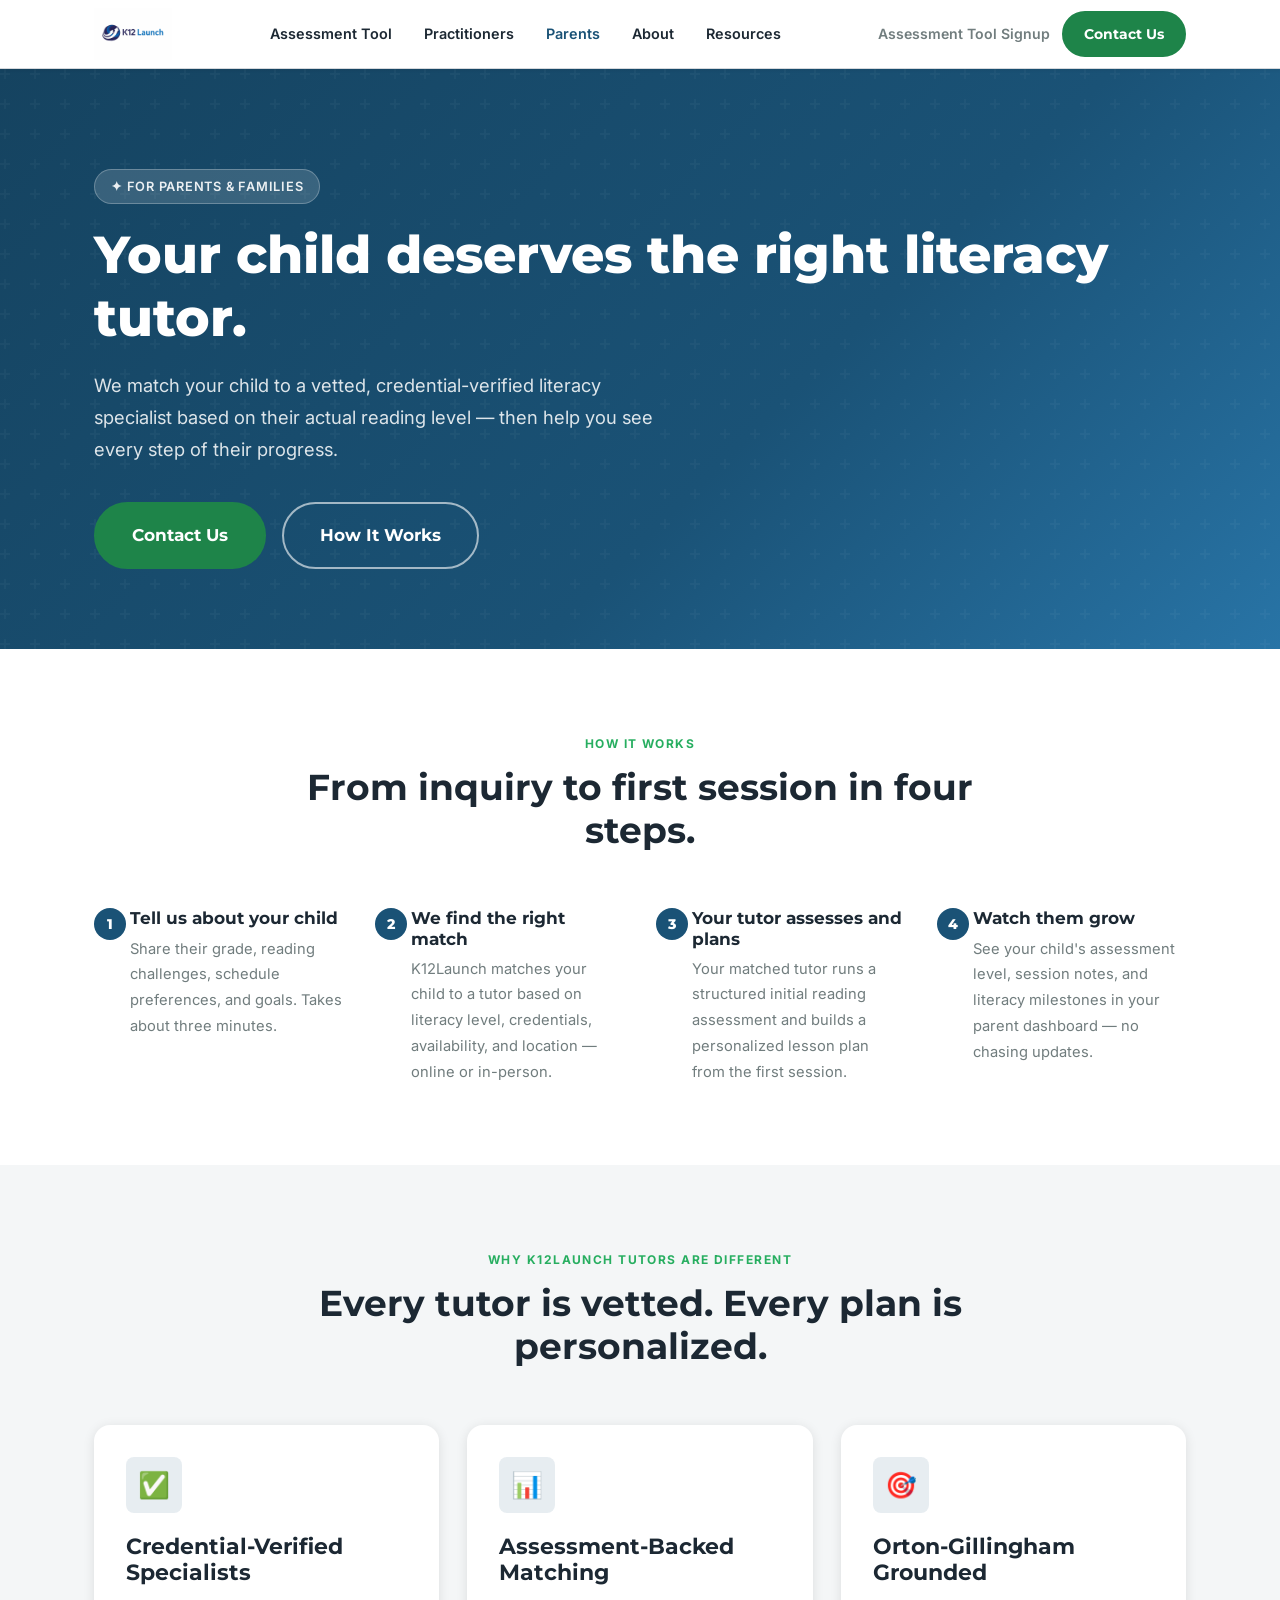
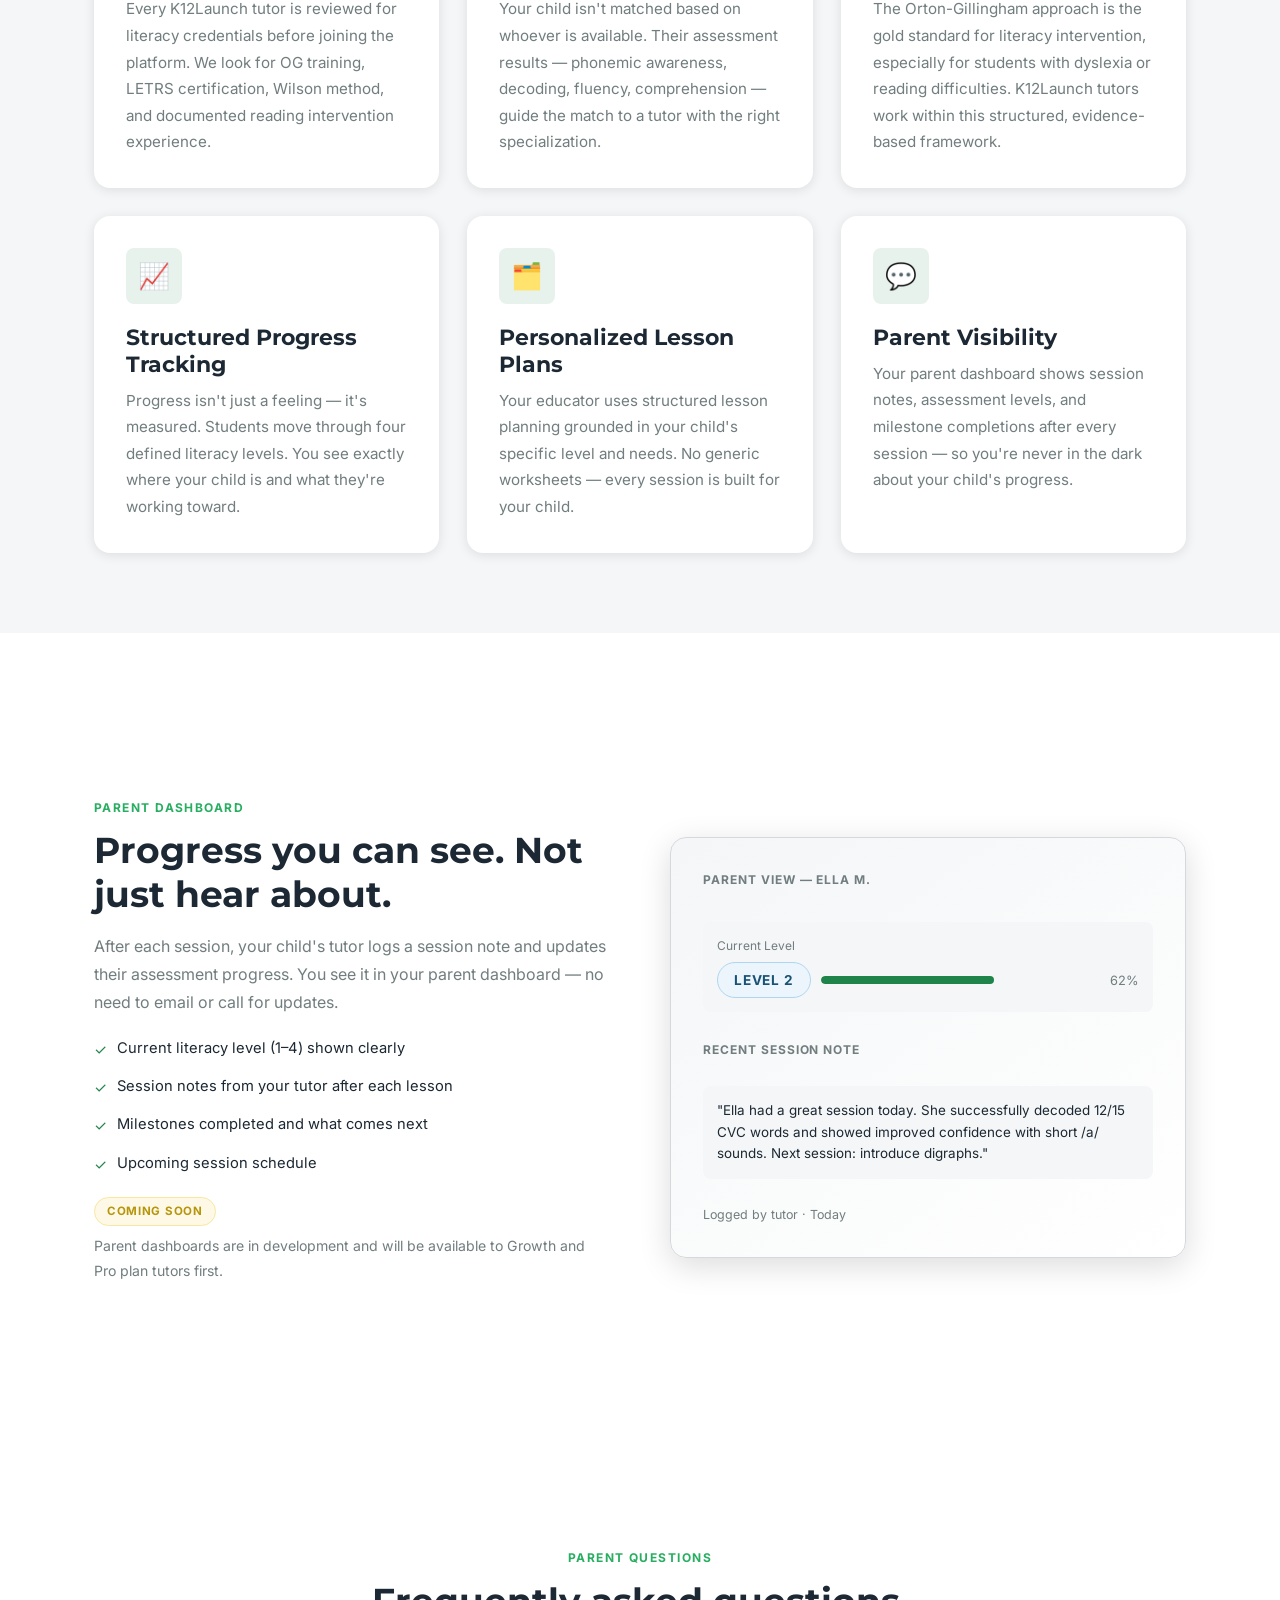
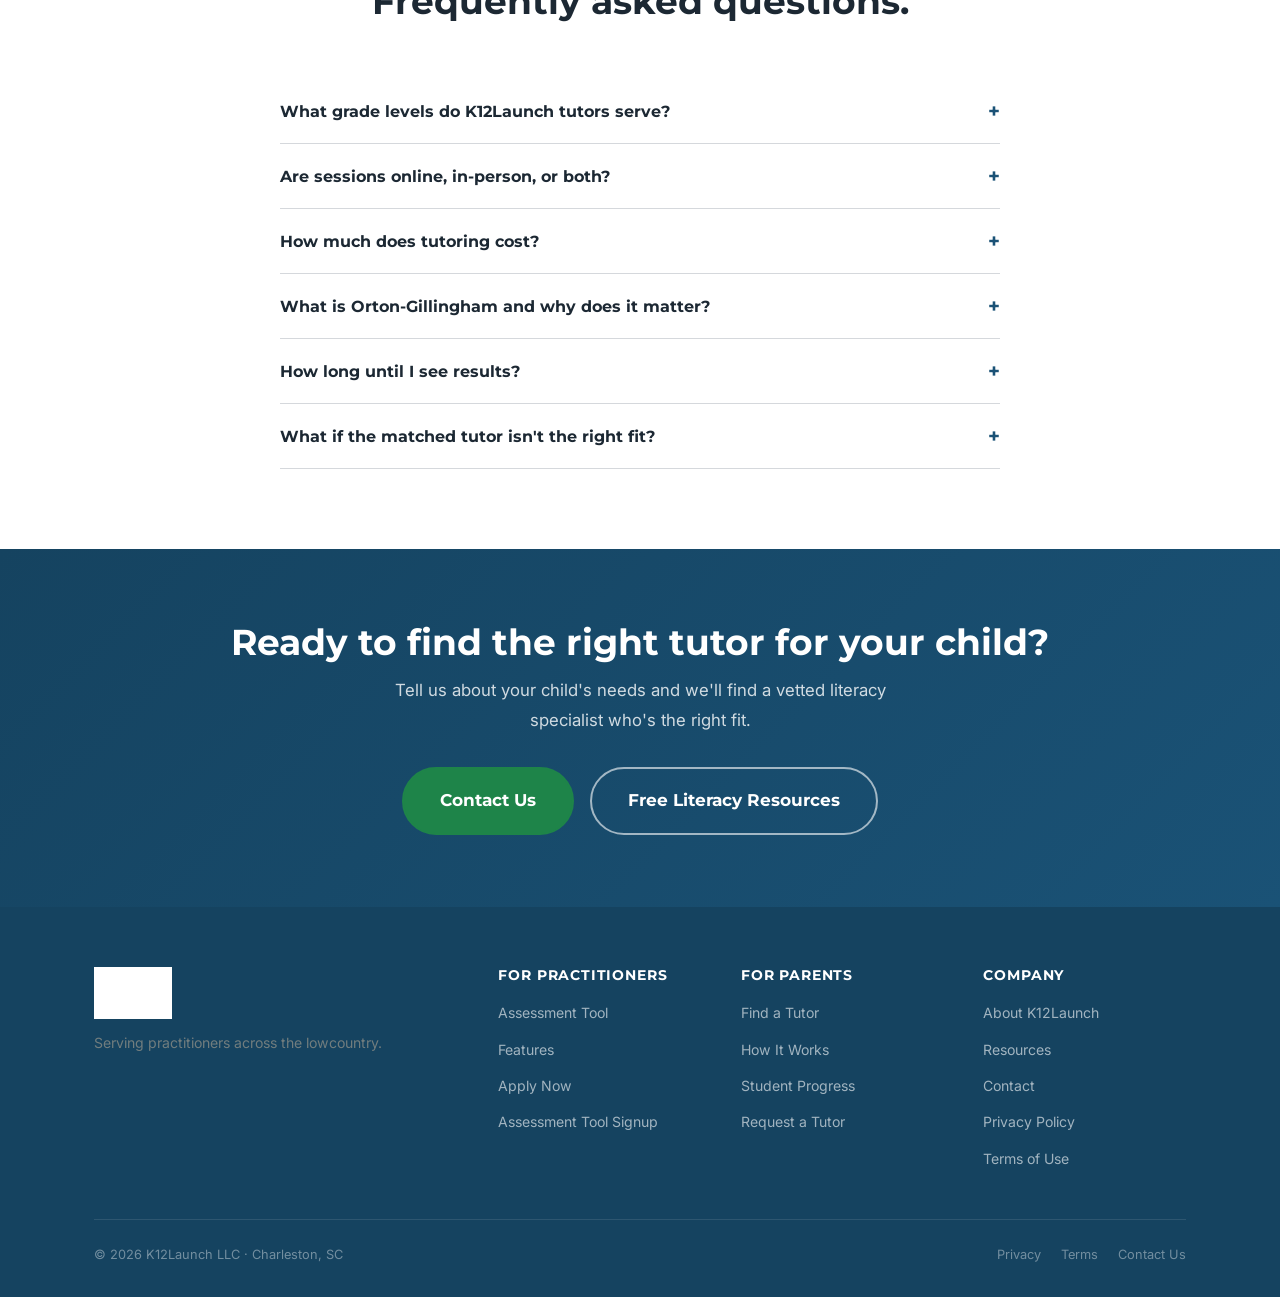
<file: for-parents.html>
﻿<!DOCTYPE html>
<html lang="en">
<head>
  <meta charset="UTF-8" />
  <meta name="viewport" content="width=device-width, initial-scale=1.0" />
  <title>Find a Literacy Tutor for Your Child | K12Launch Charleston SC</title>
  <meta name="description" content="Find a vetted, credential-verified literacy tutor for your child. K12Launch matches students to the right reading specialist based on their actual level. Serving Charleston, SC and the Lowcountry." />
  <link rel="stylesheet" href="css/styles.css" />
  <!-- Google tag (gtag.js) -->
  <script async src="https://www.googletagmanager.com/gtag/js?id=G-DFDYP14PJ8"></script>
  <script>
    window.dataLayer = window.dataLayer || [];
    function gtag(){dataLayer.push(arguments);}
    gtag('js', new Date());
    gtag('config', 'G-DFDYP14PJ8');
  </script>
</head>
<body>

<header class="nav">
  <div class="container">
    <div class="nav-inner">
      <a href="index.html" class="nav-logo"><img src="assets/k12launch-brand-logo.png" alt="K12Launch" /></a>
      <nav class="nav-links">
        <a href="assessment-tool.html">Assessment Tool</a><a href="for-tutors.html">Practitioners</a>
        <a href="for-parents.html" class="active">Parents</a>
        <a href="about.html">About</a>
        <a href="resources.html">Resources</a>
      </nav>
      <div class="nav-actions">
        <a href="https://educator.app.k12launch.com/" target="_blank" rel="noopener noreferrer" class="nav-login">Assessment Tool Signup</a>
        <a href="mailto:k12launch@gmail.com" class="btn btn-green btn-sm">Contact Us</a>
        <button class="nav-hamburger" aria-label="Toggle menu" aria-expanded="false"><span></span><span></span><span></span></button>
      </div>
    </div>
  </div>
  <nav class="nav-mobile">
    <a href="assessment-tool.html">Assessment Tool</a><a href="for-tutors.html">Practitioners</a><a href="for-parents.html">Parents</a>
    <a href="about.html">About</a><a href="resources.html">Resources</a>
    <a href="https://educator.app.k12launch.com/" target="_blank" rel="noopener noreferrer">Assessment Tool Signup</a>
    <a href="mailto:k12launch@gmail.com" class="btn btn-green">Contact Us</a>
  </nav>
</header>

<!-- HERO -->
<section class="hero">
  <div class="container">
    <div class="hero-eyebrow">✦ For Parents &amp; Families</div>
    <h1>Your child deserves the right literacy tutor.</h1>
    <p class="lead">We match your child to a vetted, credential-verified literacy specialist based on their actual reading level — then help you see every step of their progress.</p>
    <div class="hero-ctas">
      <a href="mailto:k12launch@gmail.com" class="btn btn-green btn-lg">Contact Us</a>
      <a href="#how-it-works" class="btn btn-secondary btn-lg">How It Works</a>
    </div>
  </div>
</section>

<!-- HOW IT WORKS -->
<section class="section" id="how-it-works">
  <div class="container">
    <div class="section-header text-center">
      <div class="section-label">How It Works</div>
      <h2>From inquiry to first session in four steps.</h2>
    </div>
    <div class="steps" style="grid-template-columns:repeat(4,1fr)">
      <div class="step"><div class="step-content">
        <h3>Tell us about your child</h3>
        <p>Share their grade, reading challenges, schedule preferences, and goals. Takes about three minutes.</p>
      </div></div>
      <div class="step"><div class="step-content">
        <h3>We find the right match</h3>
        <p>K12Launch matches your child to a tutor based on literacy level, credentials, availability, and location — online or in-person.</p>
      </div></div>
      <div class="step"><div class="step-content">
        <h3>Your tutor assesses and plans</h3>
        <p>Your matched tutor runs a structured initial reading assessment and builds a personalized lesson plan from the first session.</p>
      </div></div>
      <div class="step"><div class="step-content">
        <h3>Watch them grow</h3>
        <p>See your child's assessment level, session notes, and literacy milestones in your parent dashboard — no chasing updates.</p>
      </div></div>
    </div>
  </div>
</section>

<!-- WHY DIFFERENT -->
<section class="section section--gray">
  <div class="container">
    <div class="section-header text-center">
      <div class="section-label">Why K12Launch Tutors Are Different</div>
      <h2>Every tutor is vetted. Every plan is personalized.</h2>
    </div>
    <div class="grid-3">
      <div class="card">
        <div class="card-icon card-icon--blue">✅</div>
        <h3>Credential-Verified Specialists</h3>
        <p>Every K12Launch tutor is reviewed for literacy credentials before joining the platform. We look for OG training, LETRS certification, Wilson method, and documented reading intervention experience.</p>
      </div>
      <div class="card">
        <div class="card-icon card-icon--blue">📊</div>
        <h3>Assessment-Backed Matching</h3>
        <p>Your child isn't matched based on whoever is available. Their assessment results — phonemic awareness, decoding, fluency, comprehension — guide the match to a tutor with the right specialization.</p>
      </div>
      <div class="card">
        <div class="card-icon card-icon--blue">🎯</div>
        <h3>Orton-Gillingham Grounded</h3>
        <p>The Orton-Gillingham approach is the gold standard for literacy intervention, especially for students with dyslexia or reading difficulties. K12Launch tutors work within this structured, evidence-based framework.</p>
      </div>
      <div class="card">
        <div class="card-icon card-icon--green">📈</div>
        <h3>Structured Progress Tracking</h3>
        <p>Progress isn't just a feeling — it's measured. Students move through four defined literacy levels. You see exactly where your child is and what they're working toward.</p>
      </div>
      <div class="card">
        <div class="card-icon card-icon--green">🗂️</div>
        <h3>Personalized Lesson Plans</h3>
        <p>Your educator uses structured lesson planning grounded in your child's specific level and needs. No generic worksheets — every session is built for your child.</p>
      </div>
      <div class="card">
        <div class="card-icon card-icon--green">💬</div>
        <h3>Parent Visibility</h3>
        <p>Your parent dashboard shows session notes, assessment levels, and milestone completions after every session — so you're never in the dark about your child's progress.</p>
      </div>
    </div>
  </div>
</section>

<!-- PROGRESS SECTION -->
<section class="section" id="progress">
  <div class="container">
    <div class="feature-detail">
      <div class="feature-detail-text">
        <div class="section-label">Parent Dashboard</div>
        <h2>Progress you can see. Not just hear about.</h2>
        <p>After each session, your child's tutor logs a session note and updates their assessment progress. You see it in your parent dashboard — no need to email or call for updates.</p>
        <div class="feature-list">
          <div class="feature-list-item"><span class="check">✓</span> Current literacy level (1–4) shown clearly</div>
          <div class="feature-list-item"><span class="check">✓</span> Session notes from your tutor after each lesson</div>
          <div class="feature-list-item"><span class="check">✓</span> Milestones completed and what comes next</div>
          <div class="feature-list-item"><span class="check">✓</span> Upcoming session schedule</div>
        </div>
        <div class="badge badge--coming" style="margin-top:20px;display:inline-block">Coming Soon</div>
        <p style="margin-top:8px;font-size:.88rem">Parent dashboards are in development and will be available to Growth and Pro plan tutors first.</p>
      </div>
      <div class="feature-mock" aria-hidden="true">
        <div style="font-size:.75rem;font-weight:700;letter-spacing:.08em;text-transform:uppercase;color:var(--text-muted);margin-bottom:16px">Parent View — Ella M.</div>
        <div style="background:var(--bg);border-radius:8px;padding:14px;margin-bottom:12px">
          <div style="font-size:.75rem;color:var(--text-muted);margin-bottom:6px">Current Level</div>
          <div style="display:flex;align-items:center;gap:10px">
            <span class="badge badge--beta" style="font-size:.85rem;padding:6px 16px">Level 2</span>
            <div class="mock-level-bar" style="flex:1"><div class="mock-level-fill" style="width:62%"></div></div>
            <span style="font-size:.8rem;color:var(--text-muted)">62%</span>
          </div>
        </div>
        <div style="font-size:.75rem;font-weight:700;letter-spacing:.08em;text-transform:uppercase;color:var(--text-muted);margin-bottom:10px">Recent Session Note</div>
        <div style="background:var(--bg);border-radius:8px;padding:14px;font-size:.84rem;line-height:1.6;color:var(--text)">
          "Ella had a great session today. She successfully decoded 12/15 CVC words and showed improved confidence with short /a/ sounds. Next session: introduce digraphs."
        </div>
        <div style="margin-top:10px;font-size:.78rem;color:var(--text-muted)">Logged by tutor · Today</div>
      </div>
    </div>
  </div>
</section>

<!-- LLP — hidden 2026-08-09 per Todd's request, markup preserved for easy restore
<section class="section section--gray">
  <div class="container">
    <div class="section-header text-center">
      <div class="section-label">Community Connection</div>
      <h2>Part of something bigger.</h2>
    </div>
    <div class="llp-banner">
      <div class="llp-banner-icon">🤝</div>
      <div>
        <h3>K12Launch partners with the Lowcountry Literacy Project</h3>
        <p>Families who reach out to LLP for reading support may be connected to K12Launch tutors. Katie Reel serves as a resource partner for LLP, ensuring every family finds the right help — whether that's a tutor, a resource, or another form of support. <a href="about.html#llp">Learn more about the partnership →</a></p>
      </div>
    </div>
  </div>
</section>
-->


<!-- FAQ -->
<section class="section">
  <div class="container">
    <div class="section-header text-center">
      <div class="section-label">Parent Questions</div>
      <h2>Frequently asked questions.</h2>
    </div>
    <div class="faq-list">
      <div class="faq-item">
        <button class="faq-question">What grade levels do K12Launch tutors serve? <span class="faq-icon">+</span></button>
        <div class="faq-answer">K12Launch tutors serve students from Pre-K through 12th grade. Our assessment framework is designed to meet students where they are — regardless of grade level.</div>
      </div>
      <div class="faq-item">
        <button class="faq-question">Are sessions online, in-person, or both? <span class="faq-icon">+</span></button>
        <div class="faq-answer">K12Launch tutors offer both online and in-person sessions. Each tutor sets their own modality preferences. When you request a tutor, you'll tell us what you prefer and we'll match accordingly.</div>
      </div>
      <div class="faq-item">
        <button class="faq-question">How much does tutoring cost? <span class="faq-icon">+</span></button>
        <div class="faq-answer">Each K12Launch tutor sets their own pricing. Parents pay tutors directly for their sessions — rates vary based on credentials, experience, and session type. There is no charge to parents to use the K12Launch matching service.</div>
      </div>
      <div class="faq-item">
        <button class="faq-question">What is Orton-Gillingham and why does it matter? <span class="faq-icon">+</span></button>
        <div class="faq-answer">Orton-Gillingham (OG) is a structured, sequential approach to literacy instruction that is especially effective for students with dyslexia or reading difficulties. It teaches reading and spelling through a multisensory, phonics-based method with decades of research behind it. K12Launch tutors are trained in OG or equivalent structured literacy approaches.</div>
      </div>
      <div class="faq-item">
        <button class="faq-question">How long until I see results? <span class="faq-icon">+</span></button>
        <div class="faq-answer">Every child is different. Many families begin seeing measurable progress within 6–10 sessions. The initial assessment establishes a clear baseline, so progress is tracked objectively — not just by feeling.</div>
      </div>
      <div class="faq-item">
        <button class="faq-question">What if the matched tutor isn't the right fit? <span class="faq-icon">+</span></button>
        <div class="faq-answer">We want every match to work well. If a tutor isn't the right fit, contact us and we'll work to find a better match. We'd rather get this right than have your child in a session that isn't working.</div>
      </div>
    </div>
  </div>
</section>

<!-- CTA -->
<section class="cta-band">
  <div class="container">
    <h2>Ready to find the right tutor for your child?</h2>
    <p>Tell us about your child's needs and we'll find a vetted literacy specialist who's the right fit.</p>
    <div class="btn-group">
      <a href="mailto:k12launch@gmail.com" class="btn btn-green btn-lg">Contact Us</a>
      <a href="resources.html" class="btn btn-secondary btn-lg">Free Literacy Resources</a>
    </div>
  </div>
</section>

<footer class="footer">
  <div class="container">
    <div class="footer-grid">
      <div class="footer-brand">
        <a href="index.html" class="nav-logo">
          <img src="assets/k12launch-brand-logo.png" alt="K12Launch" />
        </a>
        <p class="footer-tagline">Serving practitioners across the lowcountry.</p>
      </div>
      <div class="footer-col">
        <h5>For Practitioners</h5>
        <ul>
          <li><a href="assessment-tool.html">Assessment Tool</a></li>
          <li><a href="for-tutors.html">Features</a></li>
          <li><a href="contact.html">Apply Now</a></li>
          <li><a href="https://educator.app.k12launch.com/" target="_blank" rel="noopener noreferrer">Assessment Tool Signup</a></li>
        </ul>
      </div>
      <div class="footer-col">
        <h5>For Parents</h5>
        <ul>
          <li><a href="for-parents.html">Find a Tutor</a></li>
          <li><a href="for-parents.html#how-it-works">How It Works</a></li>
          <li><a href="for-parents.html#progress">Student Progress</a></li>
          <li><a href="for-parents.html#parent-intake">Request a Tutor</a></li>
        </ul>
      </div>
      <div class="footer-col">
        <h5>Company</h5>
        <ul>
          <li><a href="about.html">About K12Launch</a></li>
          <li><a href="resources.html">Resources</a></li>
          <li><a href="mailto:k12launch@gmail.com">Contact</a></li>
          <li><a href="privacy.html">Privacy Policy</a></li>
          <li><a href="terms.html">Terms of Use</a></li>
        </ul>
      </div>
    </div>
    <div class="footer-bottom">
      <span>© 2026 K12Launch LLC · Charleston, SC</span>
      <div class="footer-bottom-links">
        <a href="privacy.html">Privacy</a>
        <a href="terms.html">Terms</a>
        <a href="mailto:k12launch@gmail.com">Contact Us</a>
      </div>
    </div>
  </div>
</footer>
<script src="js/main.js"></script>
</body>
</html>
</file>
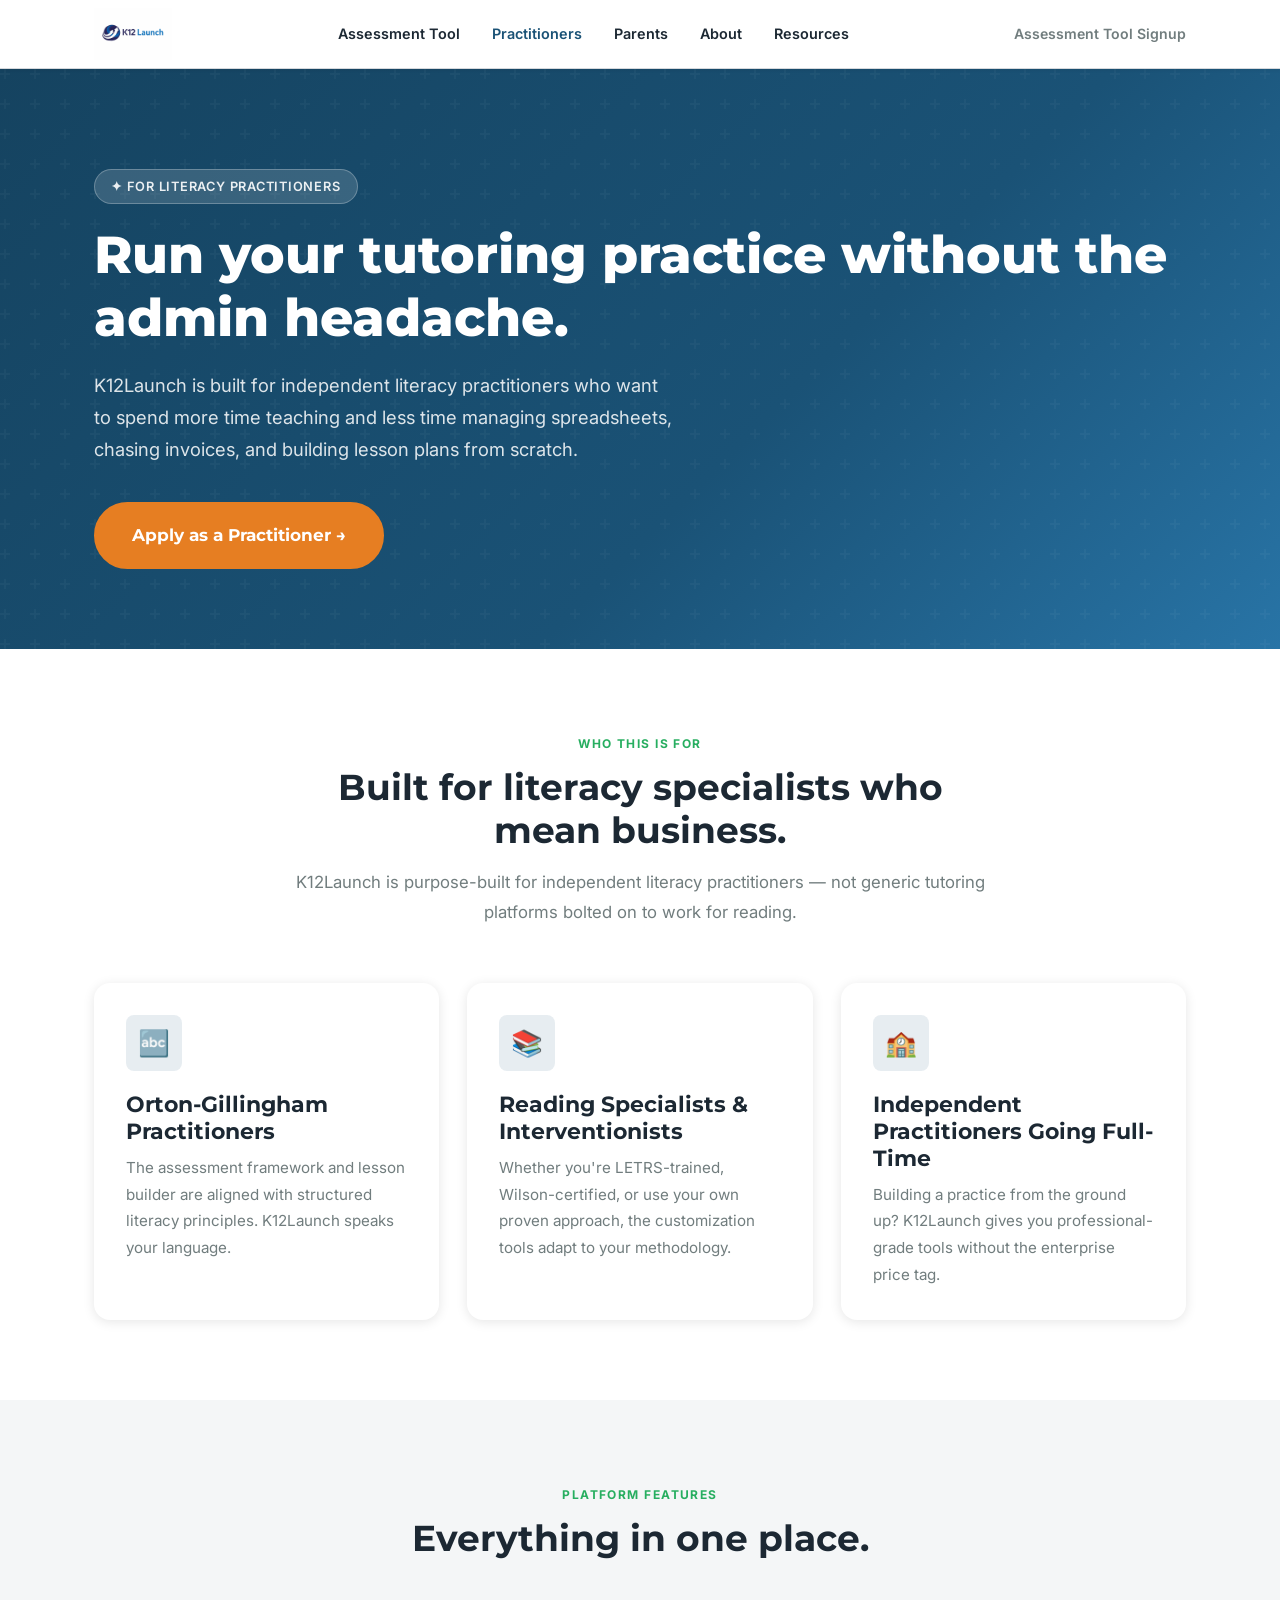
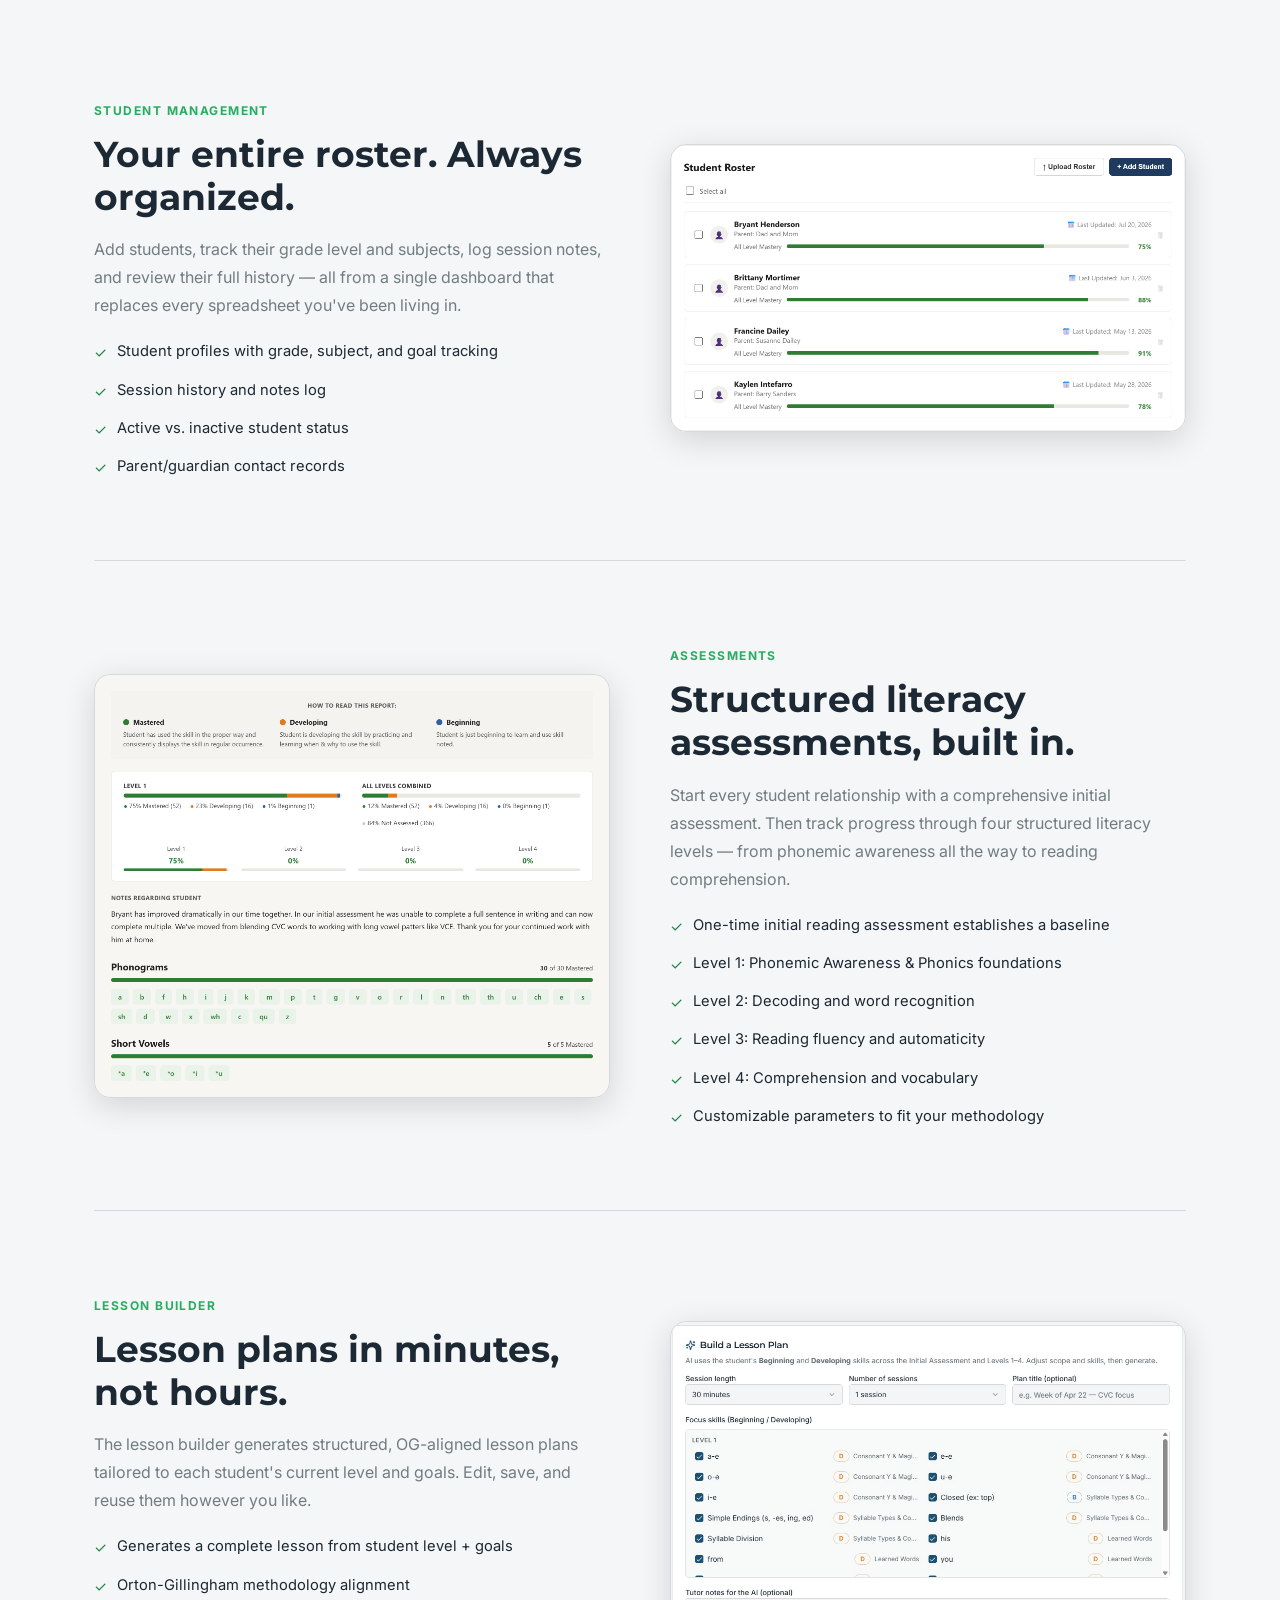
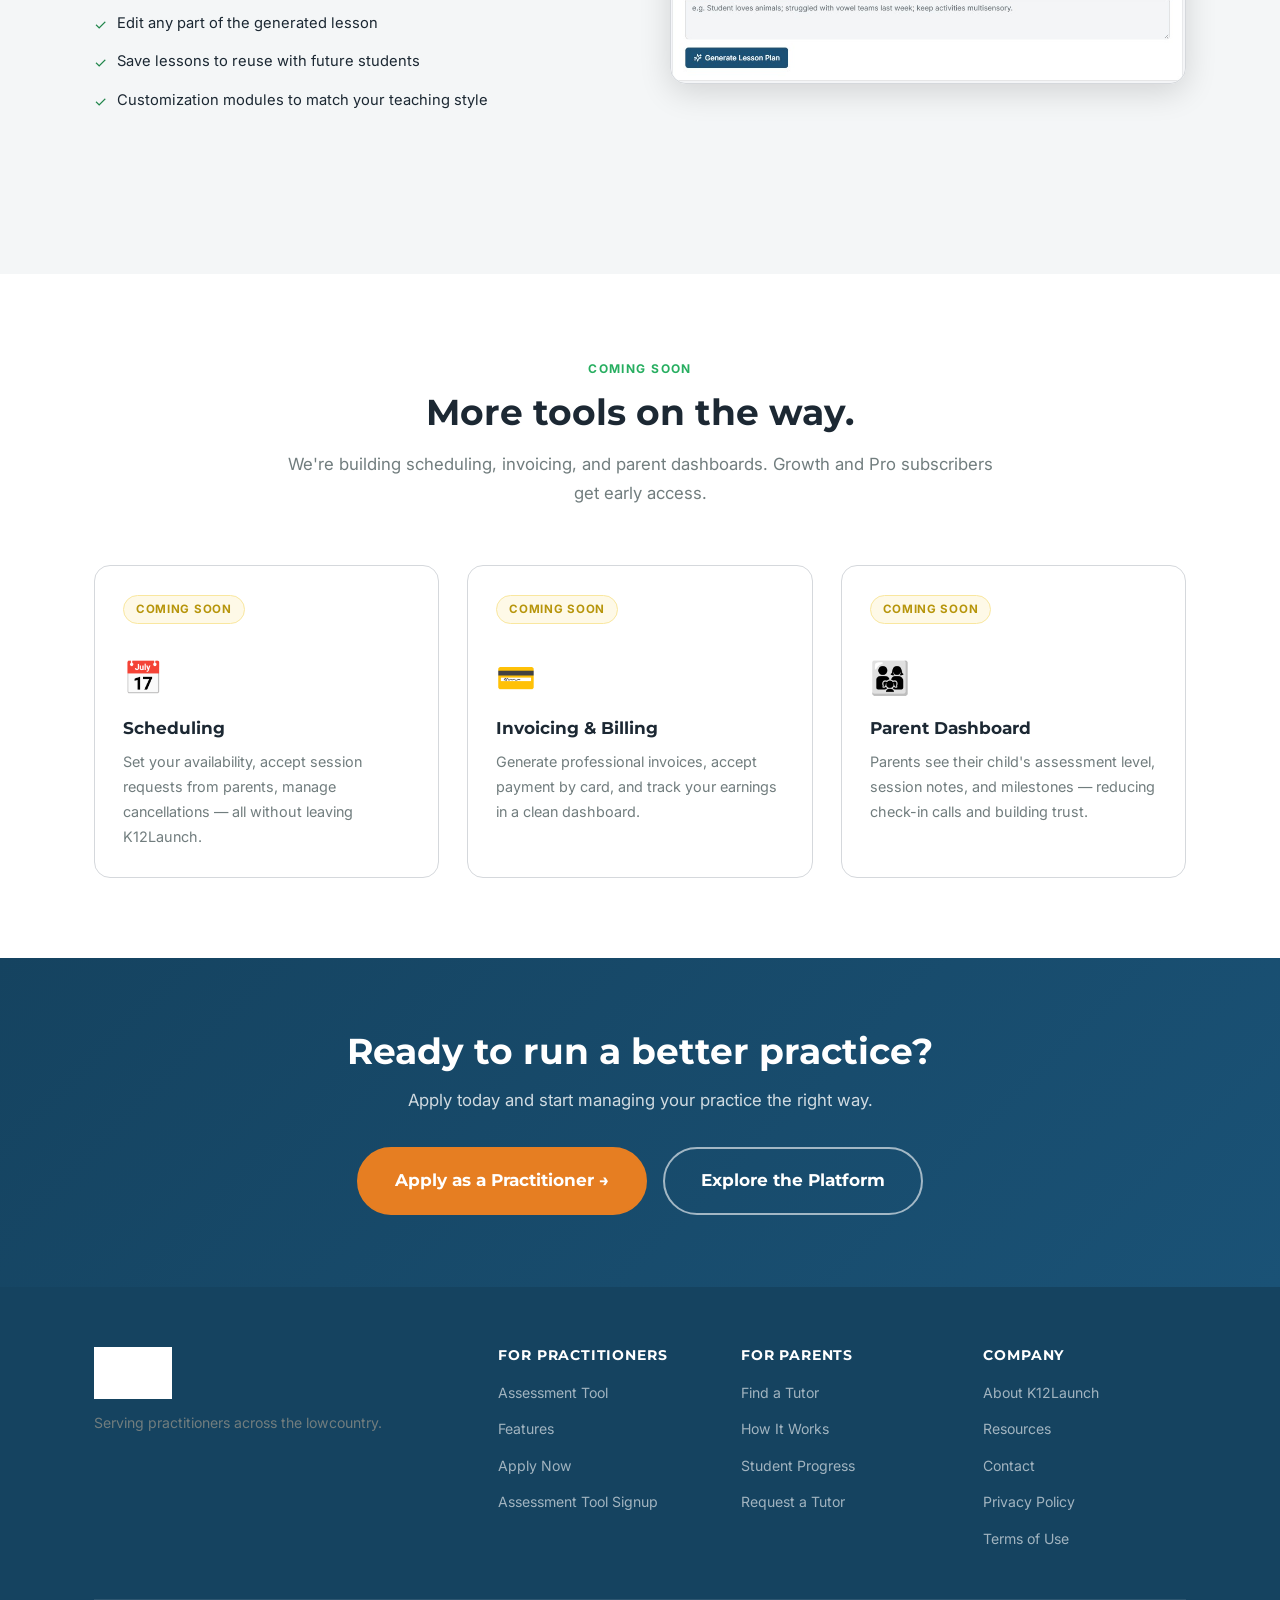
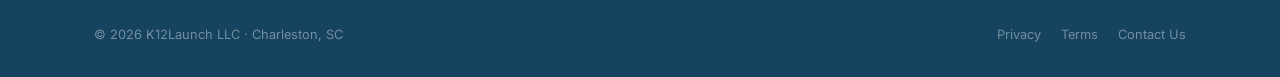
<file: for-tutors.html>
﻿<!DOCTYPE html>
<html lang="en">
<head>
  <meta charset="UTF-8" />
  <meta name="viewport" content="width=device-width, initial-scale=1.0" />
  <title>For Literacy Practitioners — Practice Management Tools | K12Launch</title>
  <meta name="description" content="Built for Orton-Gillingham practitioners, LETRS-trained specialists, and independent reading practitioners. Manage students, run structured literacy assessments, and build lesson plans — all in one place." />
  <link rel="stylesheet" href="css/styles.css" />
  <!-- Google tag (gtag.js) -->
  <script async src="https://www.googletagmanager.com/gtag/js?id=G-DFDYP14PJ8"></script>
  <script>
    window.dataLayer = window.dataLayer || [];
    function gtag(){dataLayer.push(arguments);}
    gtag('js', new Date());
    gtag('config', 'G-DFDYP14PJ8');
  </script>
</head>
<body>

<header class="nav">
  <div class="container">
    <div class="nav-inner">
      <a href="index.html" class="nav-logo"><img src="assets/k12launch-brand-logo.png" alt="K12Launch" /></a>
      <nav class="nav-links">
        <a href="assessment-tool.html">Assessment Tool</a><a href="for-tutors.html" class="active">Practitioners</a>
        <a href="for-parents.html">Parents</a>
        <a href="about.html">About</a>
        <a href="resources.html">Resources</a>
      </nav>
      <div class="nav-actions">
        <a href="https://educator.app.k12launch.com/" target="_blank" rel="noopener noreferrer" class="nav-login">Assessment Tool Signup</a>
        <button class="nav-hamburger" aria-label="Toggle menu" aria-expanded="false"><span></span><span></span><span></span></button>
      </div>
    </div>
  </div>
  <nav class="nav-mobile">
    <a href="assessment-tool.html">Assessment Tool</a><a href="for-tutors.html">Practitioners</a><a href="for-parents.html">Parents</a>
    <a href="about.html">About</a><a href="resources.html">Resources</a>
    <a href="https://educator.app.k12launch.com/" target="_blank" rel="noopener noreferrer">Assessment Tool Signup</a>
  </nav>
</header>

<!-- HERO -->
<section class="hero">
  <div class="container">
    <div class="hero-eyebrow">✦ For Literacy Practitioners</div>
    <h1>Run your tutoring practice without the admin headache.</h1>
    <p class="lead">K12Launch is built for independent literacy practitioners who want to spend more time teaching and less time managing spreadsheets, chasing invoices, and building lesson plans from scratch.</p>
    <div class="hero-ctas">
      <a href="https://tally.so/r/obxk0M" target="_blank" rel="noopener noreferrer" class="btn btn-primary btn-lg">Apply as a Practitioner →</a>
    </div>
  </div>
</section>

<!-- WHO THIS IS FOR -->
<section class="section">
  <div class="container">
    <div class="section-header text-center">
      <div class="section-label">Who This Is For</div>
      <h2>Built for literacy specialists who mean business.</h2>
      <p>K12Launch is purpose-built for independent literacy practitioners — not generic tutoring platforms bolted on to work for reading.</p>
    </div>
    <div class="grid-3">
      <div class="card">
        <div class="card-icon card-icon--blue">🔤</div>
        <h3>Orton-Gillingham Practitioners</h3>
        <p>The assessment framework and lesson builder are aligned with structured literacy principles. K12Launch speaks your language.</p>
      </div>
      <div class="card">
        <div class="card-icon card-icon--blue">📚</div>
        <h3>Reading Specialists &amp; Interventionists</h3>
        <p>Whether you're LETRS-trained, Wilson-certified, or use your own proven approach, the customization tools adapt to your methodology.</p>
      </div>
      <div class="card">
        <div class="card-icon card-icon--blue">🏫</div>
        <h3>Independent Practitioners Going Full-Time</h3>
        <p>Building a practice from the ground up? K12Launch gives you professional-grade tools without the enterprise price tag.</p>
      </div>
    </div>
  </div>
</section>

<!-- FEATURES DEEP DIVE -->
<section class="section section--gray">
  <div class="container">
    <div class="section-header text-center">
      <div class="section-label">Platform Features</div>
      <h2>Everything in one place.</h2>
    </div>

    <div class="feature-detail">
      <div class="feature-detail-text">
        <div class="section-label">Student Management</div>
        <h2>Your entire roster. Always organized.</h2>
        <p>Add students, track their grade level and subjects, log session notes, and review their full history — all from a single dashboard that replaces every spreadsheet you've been living in.</p>
        <div class="feature-list">
          <div class="feature-list-item"><span class="check">✓</span> Student profiles with grade, subject, and goal tracking</div>
          <div class="feature-list-item"><span class="check">✓</span> Session history and notes log</div>
          <div class="feature-list-item"><span class="check">✓</span> Active vs. inactive student status</div>
          <div class="feature-list-item"><span class="check">✓</span> Parent/guardian contact records</div>
        </div>
      </div>
      <div class="feature-mock" aria-hidden="true" style="padding:0;overflow:hidden;background:none">
        <img src="assets/educator-app-roster-pub.jpg" alt="K12Launch practitioner app showing the Student Roster with progress tracking" style="width:100%;height:auto;border-radius:16px;display:block" />
      </div>
    </div>

    <div class="feature-detail reverse">
      <div class="feature-detail-text">
        <div class="section-label">Assessments</div>
        <h2>Structured literacy assessments, built in.</h2>
        <p>Start every student relationship with a comprehensive initial assessment. Then track progress through four structured literacy levels — from phonemic awareness all the way to reading comprehension.</p>
        <div class="feature-list">
          <div class="feature-list-item"><span class="check">✓</span> One-time initial reading assessment establishes a baseline</div>
          <div class="feature-list-item"><span class="check">✓</span> Level 1: Phonemic Awareness &amp; Phonics foundations</div>
          <div class="feature-list-item"><span class="check">✓</span> Level 2: Decoding and word recognition</div>
          <div class="feature-list-item"><span class="check">✓</span> Level 3: Reading fluency and automaticity</div>
          <div class="feature-list-item"><span class="check">✓</span> Level 4: Comprehension and vocabulary</div>
          <div class="feature-list-item"><span class="check">✓</span> Customizable parameters to fit your methodology</div>
        </div>
      </div>
      <div class="feature-mock" aria-hidden="true" style="padding:0;overflow:hidden;background:none">
        <img src="assets/educator-app-report-pub.jpg" alt="K12Launch practitioner app showing a student literacy assessment report with mastery levels" style="width:100%;height:auto;border-radius:16px;display:block" />
      </div>
    </div>

    <div class="feature-detail">
      <div class="feature-detail-text">
        <div class="section-label">Lesson Builder</div>
        <h2>Lesson plans in minutes, not hours.</h2>
        <p>The lesson builder generates structured, OG-aligned lesson plans tailored to each student's current level and goals. Edit, save, and reuse them however you like.</p>
        <div class="feature-list">
          <div class="feature-list-item"><span class="check">✓</span> Generates a complete lesson from student level + goals</div>
          <div class="feature-list-item"><span class="check">✓</span> Orton-Gillingham methodology alignment</div>
          <div class="feature-list-item"><span class="check">✓</span> Edit any part of the generated lesson</div>
          <div class="feature-list-item"><span class="check">✓</span> Save lessons to reuse with future students</div>
          <div class="feature-list-item"><span class="check">✓</span> Customization modules to match your teaching style</div>
        </div>
      </div>
      <div class="feature-mock" aria-hidden="true" style="padding:0;overflow:hidden;background:none">
        <img src="assets/educator-app-lesson-builder.jpg" alt="K12Launch practitioner app showing the Lesson Builder with skill selection and plan generation" style="width:100%;height:auto;border-radius:16px;display:block" />
      </div>
    </div>
  </div>
</section>

<!-- COMING SOON -->
<section class="section">
  <div class="container">
    <div class="section-header text-center">
      <div class="section-label">Coming Soon</div>
      <h2>More tools on the way.</h2>
      <p>We're building scheduling, invoicing, and parent dashboards. Growth and Pro subscribers get early access.</p>
    </div>
    <div class="grid-3">
      <div class="feature-card">
        <span class="badge badge--coming">Coming Soon</span>
        <div class="feature-icon" style="margin-top:12px">📅</div>
        <h3>Scheduling</h3>
        <p>Set your availability, accept session requests from parents, manage cancellations — all without leaving K12Launch.</p>
      </div>
      <div class="feature-card">
        <span class="badge badge--coming">Coming Soon</span>
        <div class="feature-icon" style="margin-top:12px">💳</div>
        <h3>Invoicing &amp; Billing</h3>
        <p>Generate professional invoices, accept payment by card, and track your earnings in a clean dashboard.</p>
      </div>
      <div class="feature-card">
        <span class="badge badge--coming">Coming Soon</span>
        <div class="feature-icon" style="margin-top:12px">👨‍👩‍👧</div>
        <h3>Parent Dashboard</h3>
        <p>Parents see their child's assessment level, session notes, and milestones — reducing check-in calls and building trust.</p>
      </div>
    </div>
  </div>
</section>


<!-- CTA -->
<section class="cta-band">
  <div class="container">
    <h2>Ready to run a better practice?</h2>
    <p>Apply today and start managing your practice the right way.</p>
    <div class="btn-group">
      <a href="https://tally.so/r/obxk0M" target="_blank" rel="noopener noreferrer" class="btn btn-primary btn-lg">Apply as a Practitioner →</a>
      <a href="platform.html" class="btn btn-secondary btn-lg">Explore the Platform</a>
    </div>
  </div>
</section>

<footer class="footer">
  <div class="container">
    <div class="footer-grid">
      <div class="footer-brand">
        <a href="index.html" class="nav-logo">
          <img src="assets/k12launch-brand-logo.png" alt="K12Launch" />
        </a>
        <p class="footer-tagline">Serving practitioners across the lowcountry.</p>
      </div>
      <div class="footer-col">
        <h5>For Practitioners</h5>
        <ul>
          <li><a href="assessment-tool.html">Assessment Tool</a></li>
          <li><a href="for-tutors.html">Features</a></li>
          <li><a href="contact.html">Apply Now</a></li>
          <li><a href="https://educator.app.k12launch.com/" target="_blank" rel="noopener noreferrer">Assessment Tool Signup</a></li>
        </ul>
      </div>
      <div class="footer-col">
        <h5>For Parents</h5>
        <ul>
          <li><a href="for-parents.html">Find a Tutor</a></li>
          <li><a href="for-parents.html#how-it-works">How It Works</a></li>
          <li><a href="for-parents.html#progress">Student Progress</a></li>
          <li><a href="for-parents.html#parent-intake">Request a Tutor</a></li>
        </ul>
      </div>
      <div class="footer-col">
        <h5>Company</h5>
        <ul>
          <li><a href="about.html">About K12Launch</a></li>
          <li><a href="resources.html">Resources</a></li>
          <li><a href="mailto:k12launch@gmail.com">Contact</a></li>
          <li><a href="privacy.html">Privacy Policy</a></li>
          <li><a href="terms.html">Terms of Use</a></li>
        </ul>
      </div>
    </div>
    <div class="footer-bottom">
      <span>© 2026 K12Launch LLC · Charleston, SC</span>
      <div class="footer-bottom-links">
        <a href="privacy.html">Privacy</a>
        <a href="terms.html">Terms</a>
        <a href="mailto:k12launch@gmail.com">Contact Us</a>
      </div>
    </div>
  </div>
</footer>
<script src="js/main.js"></script>
</body>
</html>
</file>
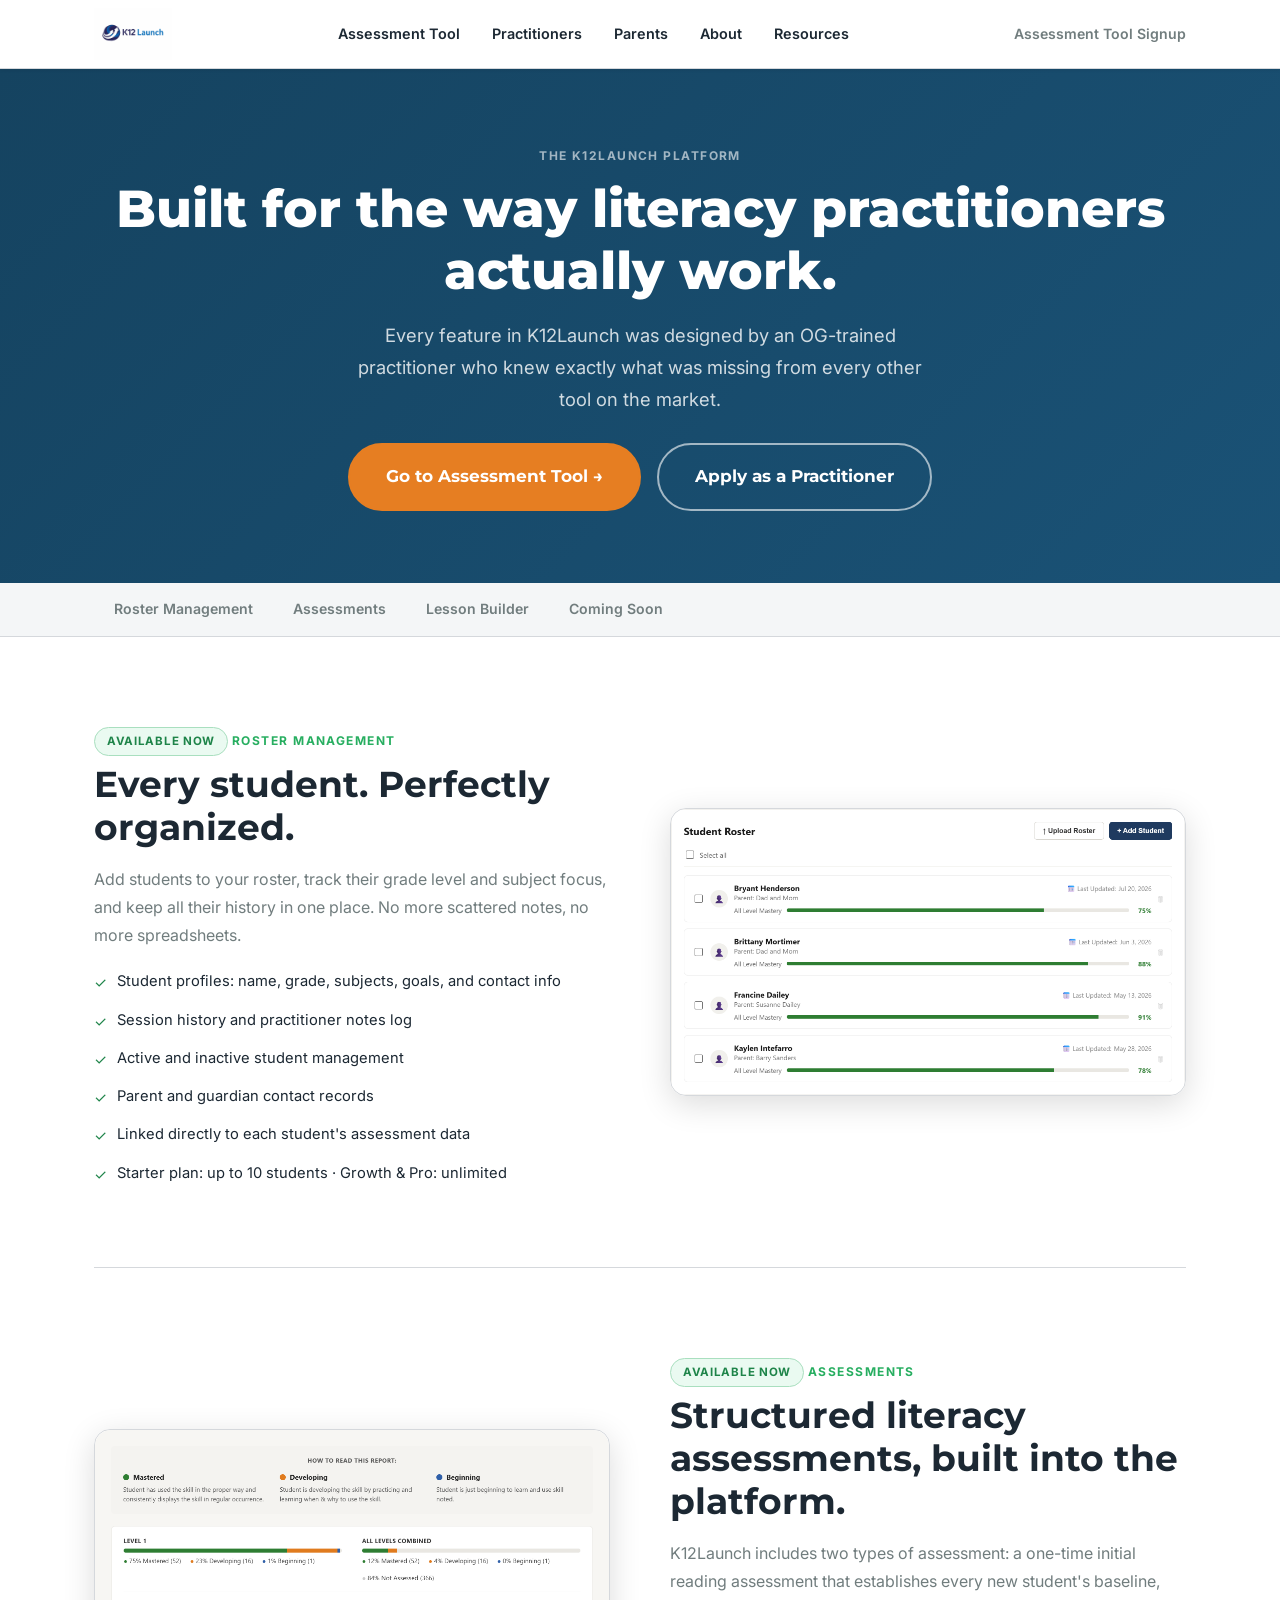
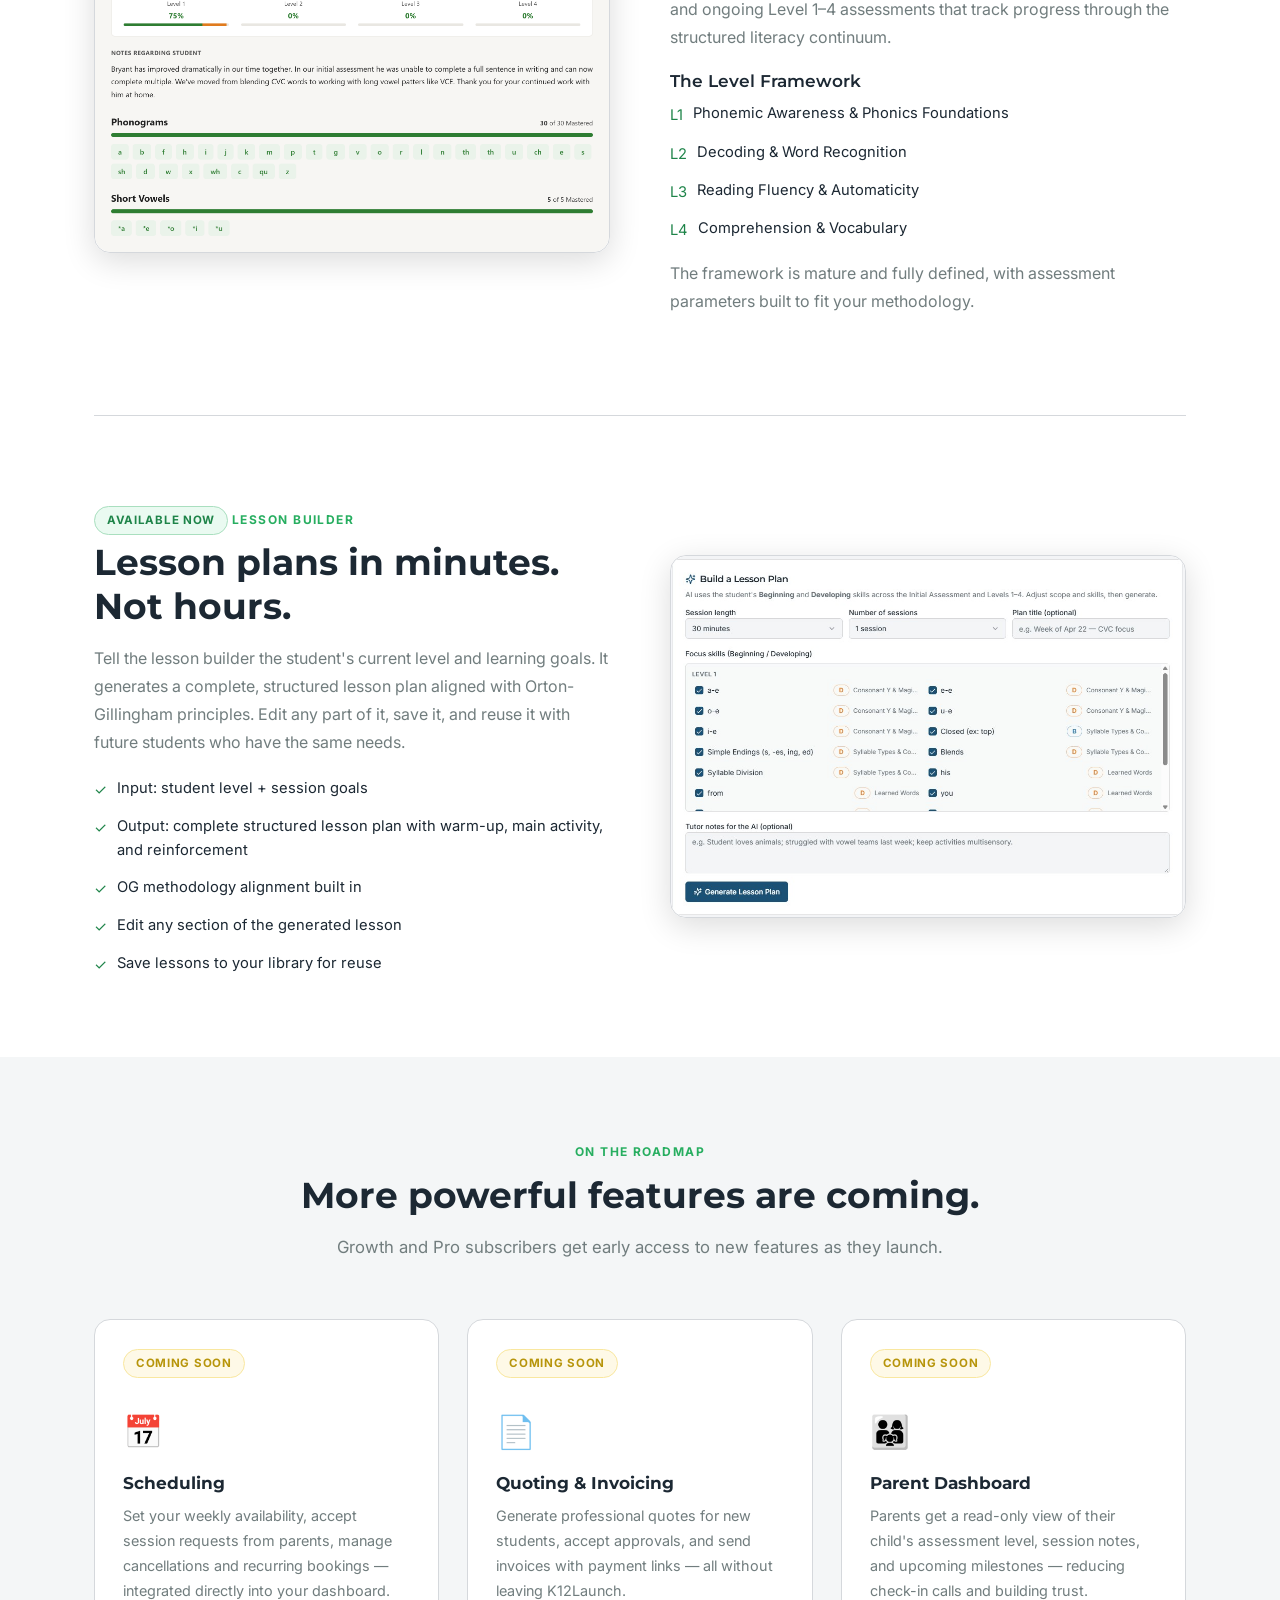
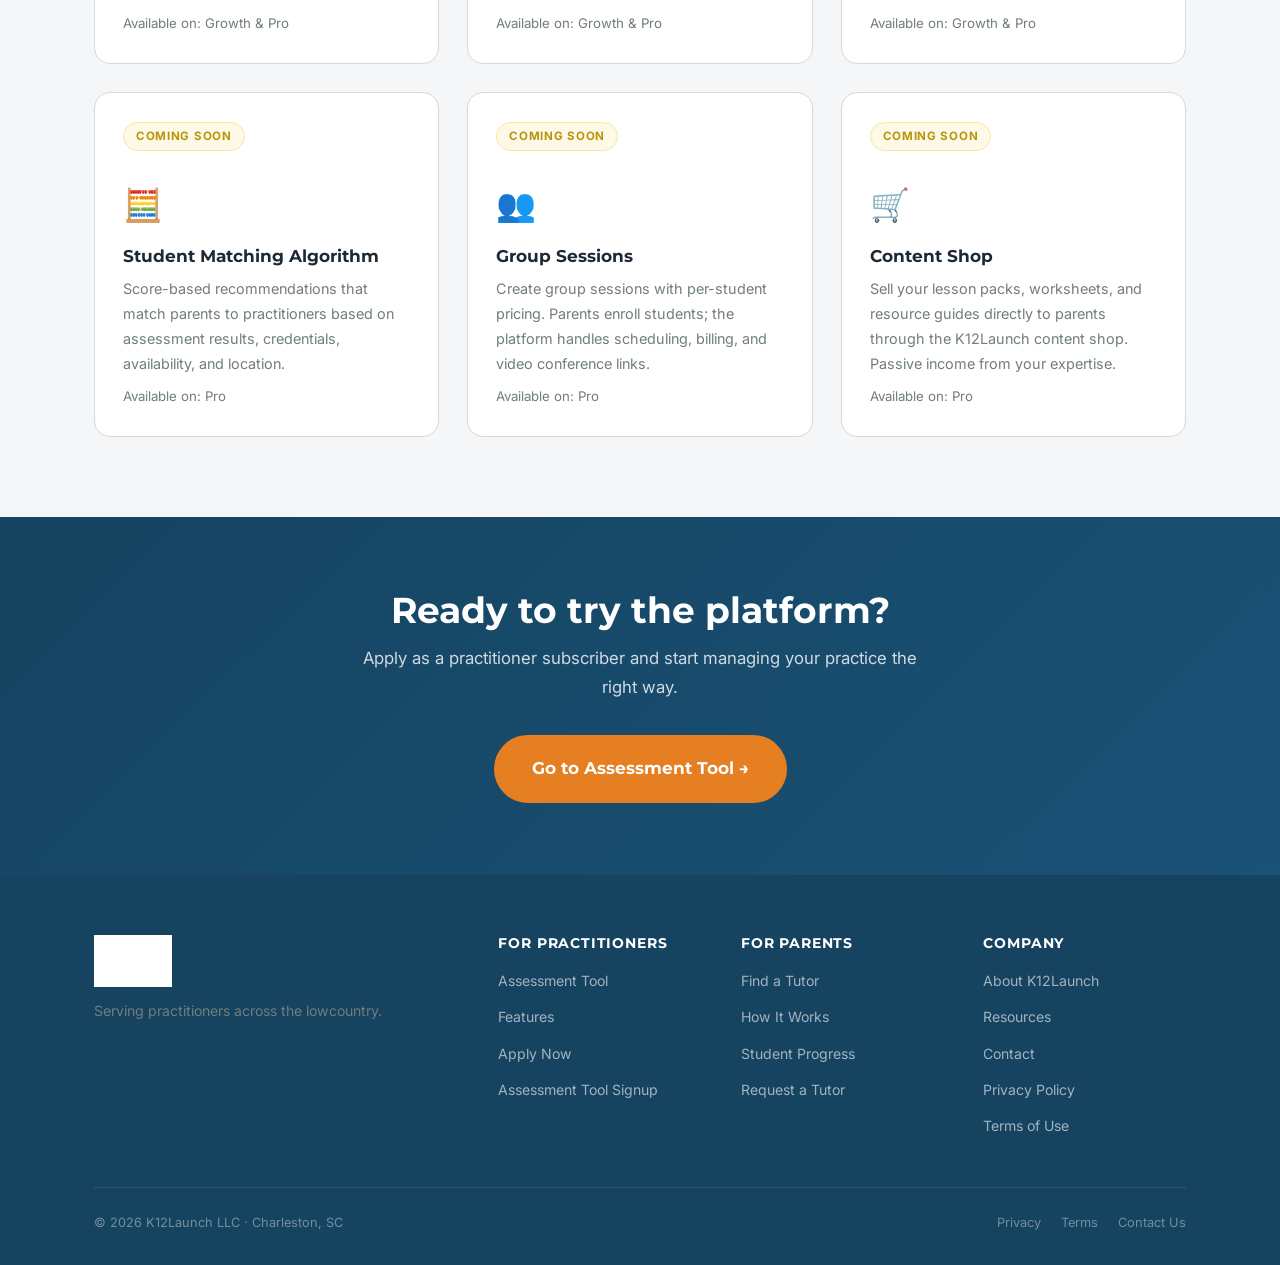
<file: platform.html>
﻿<!DOCTYPE html>
<html lang="en">
<head>
  <meta charset="UTF-8" />
  <meta name="viewport" content="width=device-width, initial-scale=1.0" />
  <title>Platform Features — Literacy Assessments, Lesson Builder & Student Management | K12Launch</title>
  <meta name="description" content="Explore the K12Launch platform: structured Level 1–4 literacy assessments, lesson builder, and student roster management built for reading specialists." />
  <link rel="stylesheet" href="css/styles.css" />
  <!-- Google tag (gtag.js) -->
  <script async src="https://www.googletagmanager.com/gtag/js?id=G-DFDYP14PJ8"></script>
  <script>
    window.dataLayer = window.dataLayer || [];
    function gtag(){dataLayer.push(arguments);}
    gtag('js', new Date());
    gtag('config', 'G-DFDYP14PJ8');
  </script>
</head>
<body>

<header class="nav">
  <div class="container">
    <div class="nav-inner">
      <a href="index.html" class="nav-logo"><img src="assets/k12launch-brand-logo.png" alt="K12Launch" /></a>
      <nav class="nav-links">
        <a href="assessment-tool.html">Assessment Tool</a><a href="for-tutors.html">Practitioners</a><a href="for-parents.html">Parents</a>
        <a href="about.html">About</a><a href="resources.html">Resources</a>
      </nav>
      <div class="nav-actions">
        <a href="https://educator.app.k12launch.com/" target="_blank" rel="noopener noreferrer" class="nav-login">Assessment Tool Signup</a>
        <button class="nav-hamburger" aria-label="Toggle menu" aria-expanded="false"><span></span><span></span><span></span></button>
      </div>
    </div>
  </div>
  <nav class="nav-mobile">
    <a href="assessment-tool.html">Assessment Tool</a><a href="for-tutors.html">Practitioners</a><a href="for-parents.html">Parents</a>
    <a href="about.html">About</a><a href="resources.html">Resources</a>
    <a href="https://educator.app.k12launch.com/" target="_blank" rel="noopener noreferrer">Assessment Tool Signup</a>
  </nav>
</header>

<section class="page-hero">
  <div class="container">
    <div class="section-label section-label--light">The K12Launch Platform</div>
    <h1>Built for the way literacy practitioners actually work.</h1>
    <p class="lead">Every feature in K12Launch was designed by an OG-trained practitioner who knew exactly what was missing from every other tool on the market.</p>
    <div class="hero-ctas" style="justify-content:center">
      <a href="https://educator.app.k12launch.com/" target="_blank" rel="noopener noreferrer" class="btn btn-primary btn-lg">Go to Assessment Tool →</a>
      <a href="https://tally.so/r/obxk0M" target="_blank" rel="noopener noreferrer" class="btn btn-secondary btn-lg">Apply as a Practitioner</a>
    </div>
  </div>
</section>

<!-- FEATURE NAV -->
<div style="background:var(--bg);border-bottom:1px solid var(--border);position:sticky;top:68px;z-index:50">
  <div class="container">
    <div style="display:flex;gap:0;overflow-x:auto;-webkit-overflow-scrolling:touch">
      <a href="#roster"       style="padding:14px 20px;font-size:.88rem;font-weight:600;color:var(--text-muted);white-space:nowrap;border-bottom:2px solid transparent;transition:.15s" onmouseover="this.style.color='var(--primary)'" onmouseout="this.style.color='var(--text-muted)'">Roster Management</a>
      <a href="#assessments"  style="padding:14px 20px;font-size:.88rem;font-weight:600;color:var(--text-muted);white-space:nowrap;border-bottom:2px solid transparent;transition:.15s" onmouseover="this.style.color='var(--primary)'" onmouseout="this.style.color='var(--text-muted)'">Assessments</a>
      <a href="#lesson"       style="padding:14px 20px;font-size:.88rem;font-weight:600;color:var(--text-muted);white-space:nowrap;border-bottom:2px solid transparent;transition:.15s" onmouseover="this.style.color='var(--primary)'" onmouseout="this.style.color='var(--text-muted)'">Lesson Builder</a>
      <a href="#coming"       style="padding:14px 20px;font-size:.88rem;font-weight:600;color:var(--text-muted);white-space:nowrap;border-bottom:2px solid transparent;transition:.15s" onmouseover="this.style.color='var(--primary)'" onmouseout="this.style.color='var(--text-muted)'">Coming Soon</a>
    </div>
  </div>
</div>

<div class="container">

  <!-- ROSTER -->
  <div class="feature-detail" id="roster">
    <div class="feature-detail-text">
      <span class="badge badge--new">Available Now</span>
      <div class="section-label" style="margin-top:14px">Roster Management</div>
      <h2>Every student. Perfectly organized.</h2>
      <p>Add students to your roster, track their grade level and subject focus, and keep all their history in one place. No more scattered notes, no more spreadsheets.</p>
      <div class="feature-list">
        <div class="feature-list-item"><span class="check">✓</span> Student profiles: name, grade, subjects, goals, and contact info</div>
        <div class="feature-list-item"><span class="check">✓</span> Session history and practitioner notes log</div>
        <div class="feature-list-item"><span class="check">✓</span> Active and inactive student management</div>
        <div class="feature-list-item"><span class="check">✓</span> Parent and guardian contact records</div>
        <div class="feature-list-item"><span class="check">✓</span> Linked directly to each student's assessment data</div>
        <div class="feature-list-item"><span class="check">✓</span> Starter plan: up to 10 students · Growth &amp; Pro: unlimited</div>
      </div>
    </div>
    <div class="feature-mock" aria-hidden="true" style="padding:0;overflow:hidden;background:none">
      <img src="assets/educator-app-roster-pub.jpg" alt="K12Launch practitioner app showing the Student Roster with progress tracking" style="width:100%;height:auto;border-radius:16px;display:block" />
    </div>
  </div>

  <!-- ASSESSMENTS -->
  <div class="feature-detail reverse" id="assessments">
    <div class="feature-detail-text">
      <span class="badge badge--new">Available Now</span>
      <div class="section-label" style="margin-top:14px">Assessments</div>
      <h2>Structured literacy assessments, built into the platform.</h2>
      <p>K12Launch includes two types of assessment: a one-time initial reading assessment that establishes every new student's baseline, and ongoing Level 1–4 assessments that track progress through the structured literacy continuum.</p>
      <h4 style="margin:20px 0 10px">The Level Framework</h4>
      <div class="feature-list">
        <div class="feature-list-item"><span class="check">L1</span> Phonemic Awareness &amp; Phonics Foundations</div>
        <div class="feature-list-item"><span class="check">L2</span> Decoding &amp; Word Recognition</div>
        <div class="feature-list-item"><span class="check">L3</span> Reading Fluency &amp; Automaticity</div>
        <div class="feature-list-item"><span class="check">L4</span> Comprehension &amp; Vocabulary</div>
      </div>
      <p style="margin-top:16px">The framework is mature and fully defined, with assessment parameters built to fit your methodology.</p>
    </div>
    <div class="feature-mock" aria-hidden="true" style="padding:0;overflow:hidden;background:none">
      <img src="assets/educator-app-report-pub.jpg" alt="K12Launch practitioner app showing a student literacy assessment report with mastery levels" style="width:100%;height:auto;border-radius:16px;display:block" />
    </div>
  </div>

  <!-- LESSON BUILDER -->
  <div class="feature-detail" id="lesson">
    <div class="feature-detail-text">
      <span class="badge badge--new">Available Now</span>
      <div class="section-label" style="margin-top:14px">Lesson Builder</div>
      <h2>Lesson plans in minutes. Not hours.</h2>
      <p>Tell the lesson builder the student's current level and learning goals. It generates a complete, structured lesson plan aligned with Orton-Gillingham principles. Edit any part of it, save it, and reuse it with future students who have the same needs.</p>
      <div class="feature-list">
        <div class="feature-list-item"><span class="check">✓</span> Input: student level + session goals</div>
        <div class="feature-list-item"><span class="check">✓</span> Output: complete structured lesson plan with warm-up, main activity, and reinforcement</div>
        <div class="feature-list-item"><span class="check">✓</span> OG methodology alignment built in</div>
        <div class="feature-list-item"><span class="check">✓</span> Edit any section of the generated lesson</div>
        <div class="feature-list-item"><span class="check">✓</span> Save lessons to your library for reuse</div>
      </div>
    </div>
    <div class="feature-mock" aria-hidden="true" style="padding:0;overflow:hidden;background:none">
      <img src="assets/educator-app-lesson-builder.jpg" alt="K12Launch practitioner app showing the Lesson Builder with skill selection and plan generation" style="width:100%;height:auto;border-radius:16px;display:block" />
    </div>
  </div>


</div>

<!-- COMING SOON -->
<section class="section section--gray" id="coming">
  <div class="container">
    <div class="section-header text-center">
      <div class="section-label">On the Roadmap</div>
      <h2>More powerful features are coming.</h2>
      <p>Growth and Pro subscribers get early access to new features as they launch.</p>
    </div>
    <div class="grid-3">
      <div class="feature-card">
        <span class="badge badge--coming">Coming Soon</span>
        <div class="feature-icon" style="margin-top:12px">📅</div>
        <h3>Scheduling</h3>
        <p>Set your weekly availability, accept session requests from parents, manage cancellations and recurring bookings — integrated directly into your dashboard.</p>
        <p style="margin-top:8px;font-size:.83rem;color:var(--text-muted)">Available on: Growth &amp; Pro</p>
      </div>
      <div class="feature-card">
        <span class="badge badge--coming">Coming Soon</span>
        <div class="feature-icon" style="margin-top:12px">📄</div>
        <h3>Quoting &amp; Invoicing</h3>
        <p>Generate professional quotes for new students, accept approvals, and send invoices with payment links — all without leaving K12Launch.</p>
        <p style="margin-top:8px;font-size:.83rem;color:var(--text-muted)">Available on: Growth &amp; Pro</p>
      </div>
      <div class="feature-card">
        <span class="badge badge--coming">Coming Soon</span>
        <div class="feature-icon" style="margin-top:12px">👨‍👩‍👧</div>
        <h3>Parent Dashboard</h3>
        <p>Parents get a read-only view of their child's assessment level, session notes, and upcoming milestones — reducing check-in calls and building trust.</p>
        <p style="margin-top:8px;font-size:.83rem;color:var(--text-muted)">Available on: Growth &amp; Pro</p>
      </div>
      <div class="feature-card">
        <span class="badge badge--coming">Coming Soon</span>
        <div class="feature-icon" style="margin-top:12px">🧮</div>
        <h3>Student Matching Algorithm</h3>
        <p>Score-based recommendations that match parents to practitioners based on assessment results, credentials, availability, and location.</p>
        <p style="margin-top:8px;font-size:.83rem;color:var(--text-muted)">Available on: Pro</p>
      </div>
      <div class="feature-card">
        <span class="badge badge--coming">Coming Soon</span>
        <div class="feature-icon" style="margin-top:12px">👥</div>
        <h3>Group Sessions</h3>
        <p>Create group sessions with per-student pricing. Parents enroll students; the platform handles scheduling, billing, and video conference links.</p>
        <p style="margin-top:8px;font-size:.83rem;color:var(--text-muted)">Available on: Pro</p>
      </div>
      <div class="feature-card">
        <span class="badge badge--coming">Coming Soon</span>
        <div class="feature-icon" style="margin-top:12px">🛒</div>
        <h3>Content Shop</h3>
        <p>Sell your lesson packs, worksheets, and resource guides directly to parents through the K12Launch content shop. Passive income from your expertise.</p>
        <p style="margin-top:8px;font-size:.83rem;color:var(--text-muted)">Available on: Pro</p>
      </div>
    </div>
  </div>
</section>

<!-- CTA -->
<section class="cta-band">
  <div class="container">
    <h2>Ready to try the platform?</h2>
    <p>Apply as a practitioner subscriber and start managing your practice the right way.</p>
    <div class="btn-group">
      <a href="https://educator.app.k12launch.com/" target="_blank" rel="noopener noreferrer" class="btn btn-primary btn-lg">Go to Assessment Tool →</a>
    </div>
  </div>
</section>

<footer class="footer">
  <div class="container">
    <div class="footer-grid">
      <div class="footer-brand">
        <a href="index.html" class="nav-logo">
          <img src="assets/k12launch-brand-logo.png" alt="K12Launch" />
        </a>
        <p class="footer-tagline">Serving practitioners across the lowcountry.</p>
      </div>
      <div class="footer-col">
        <h5>For Practitioners</h5>
        <ul>
          <li><a href="assessment-tool.html">Assessment Tool</a></li>
          <li><a href="for-tutors.html">Features</a></li>
          <li><a href="contact.html">Apply Now</a></li>
          <li><a href="https://educator.app.k12launch.com/" target="_blank" rel="noopener noreferrer">Assessment Tool Signup</a></li>
        </ul>
      </div>
      <div class="footer-col">
        <h5>For Parents</h5>
        <ul>
          <li><a href="for-parents.html">Find a Tutor</a></li>
          <li><a href="for-parents.html#how-it-works">How It Works</a></li>
          <li><a href="for-parents.html#progress">Student Progress</a></li>
          <li><a href="for-parents.html#parent-intake">Request a Tutor</a></li>
        </ul>
      </div>
      <div class="footer-col">
        <h5>Company</h5>
        <ul>
          <li><a href="about.html">About K12Launch</a></li>
          <li><a href="resources.html">Resources</a></li>
          <li><a href="mailto:k12launch@gmail.com">Contact</a></li>
          <li><a href="privacy.html">Privacy Policy</a></li>
          <li><a href="terms.html">Terms of Use</a></li>
        </ul>
      </div>
    </div>
    <div class="footer-bottom">
      <span>© 2026 K12Launch LLC · Charleston, SC</span>
      <div class="footer-bottom-links">
        <a href="privacy.html">Privacy</a>
        <a href="terms.html">Terms</a>
        <a href="mailto:k12launch@gmail.com">Contact Us</a>
      </div>
    </div>
  </div>
</footer>
<script src="js/main.js"></script>
</body>
</html>
</file>
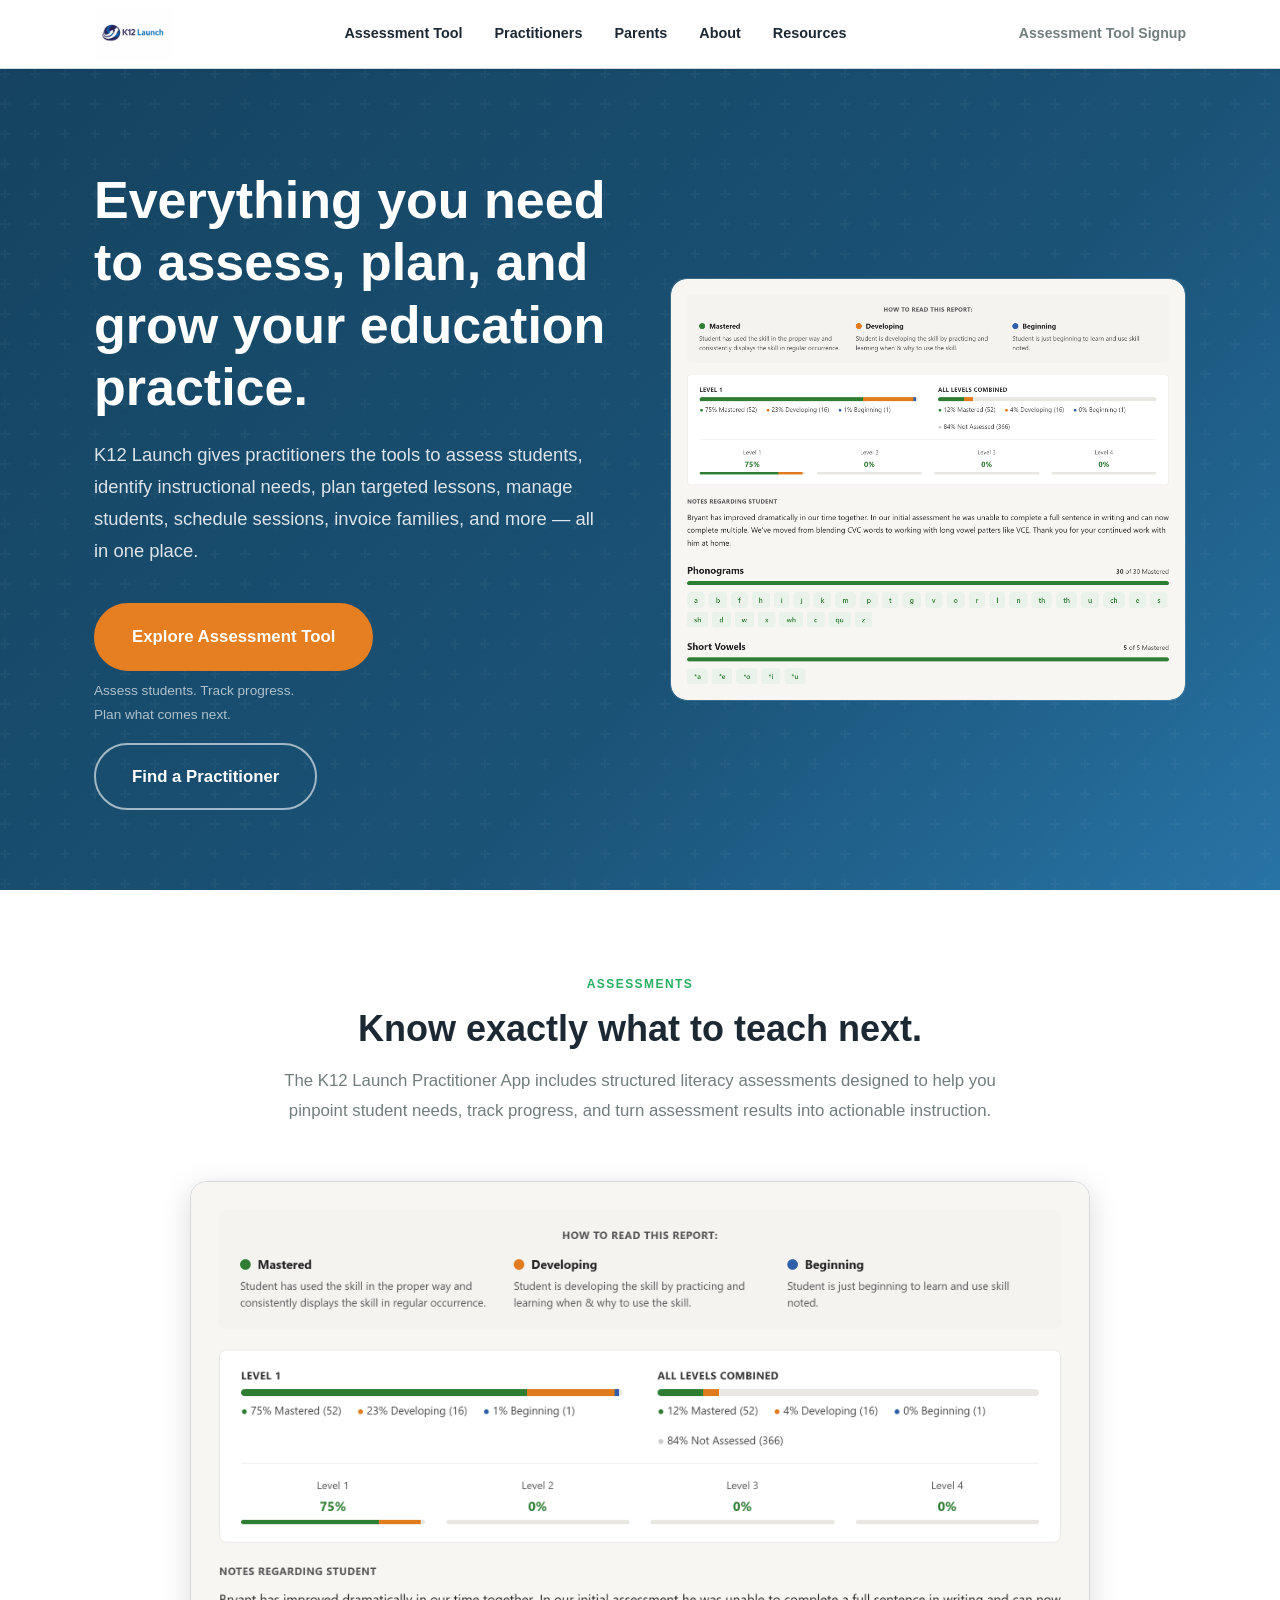
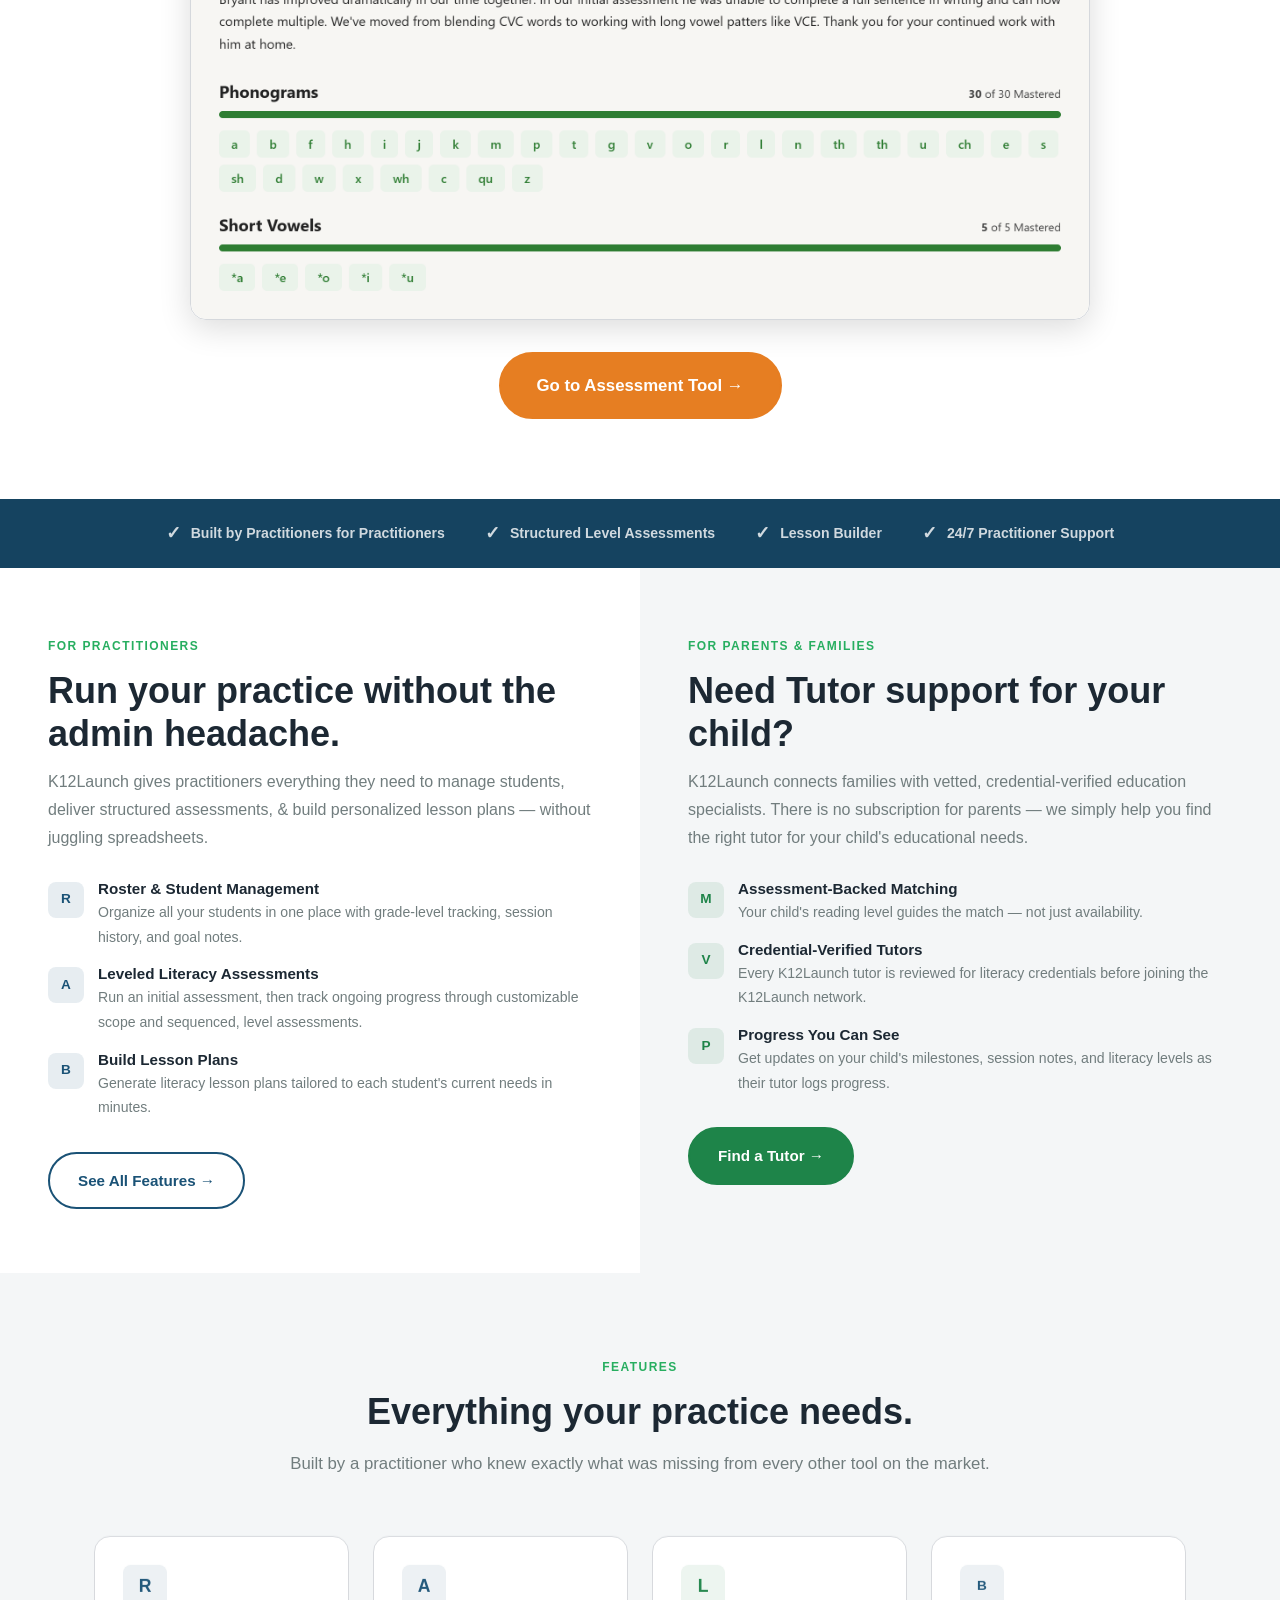
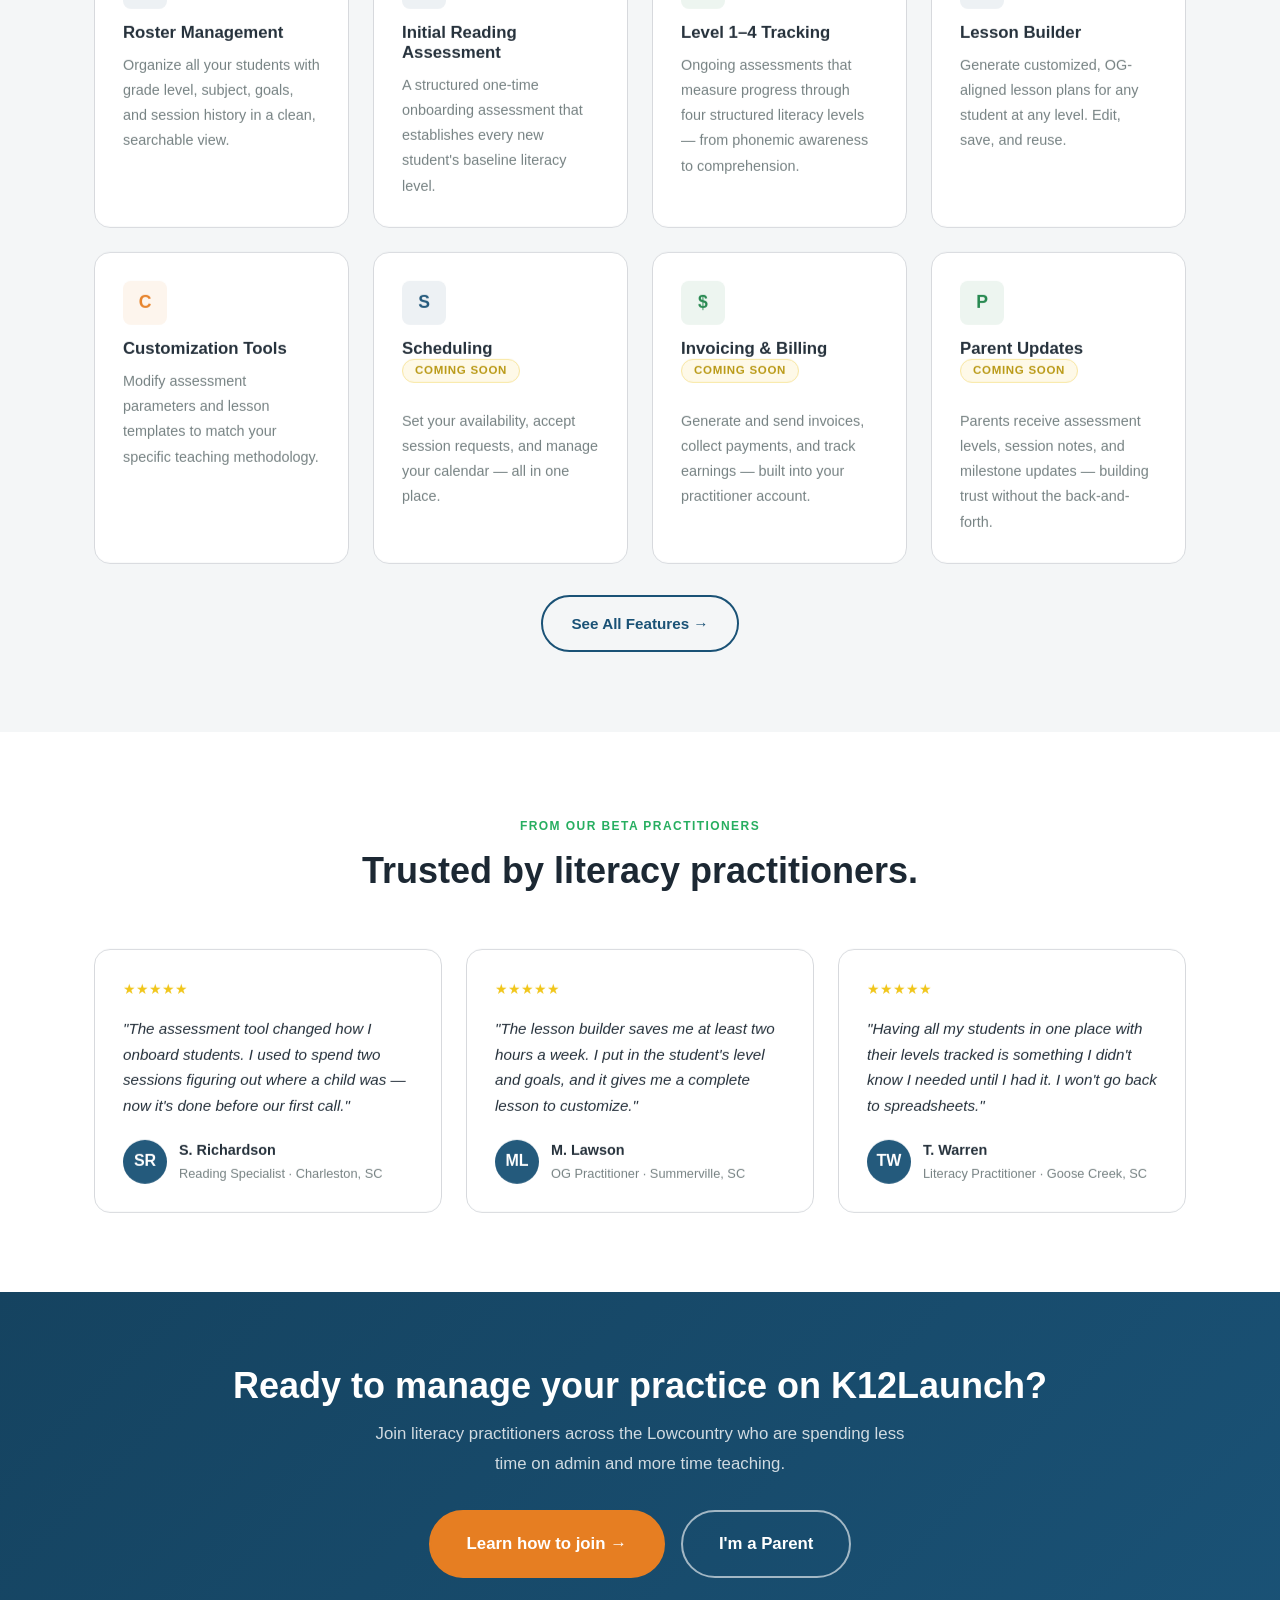
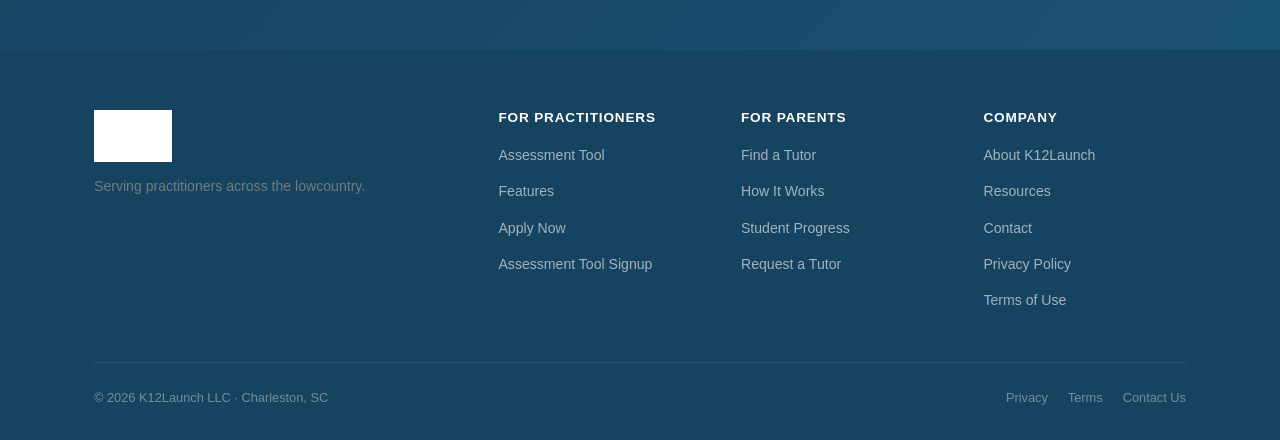
<file: pricing.html>
<!DOCTYPE html>
<html lang="en">
<head>
  <meta charset="UTF-8" />
  <meta http-equiv="refresh" content="0; url=index.html" />
  <title>K12Launch</title>
  <link rel="stylesheet" href="css/styles.css" />
  <!-- Google tag (gtag.js) -->
  <script async src="https://www.googletagmanager.com/gtag/js?id=G-DFDYP14PJ8"></script>
  <script>
    window.dataLayer = window.dataLayer || [];
    function gtag(){dataLayer.push(arguments);}
    gtag('js', new Date());
    gtag('config', 'G-DFDYP14PJ8');
  </script>
</head>
<body>
</body>
</html>
</file>
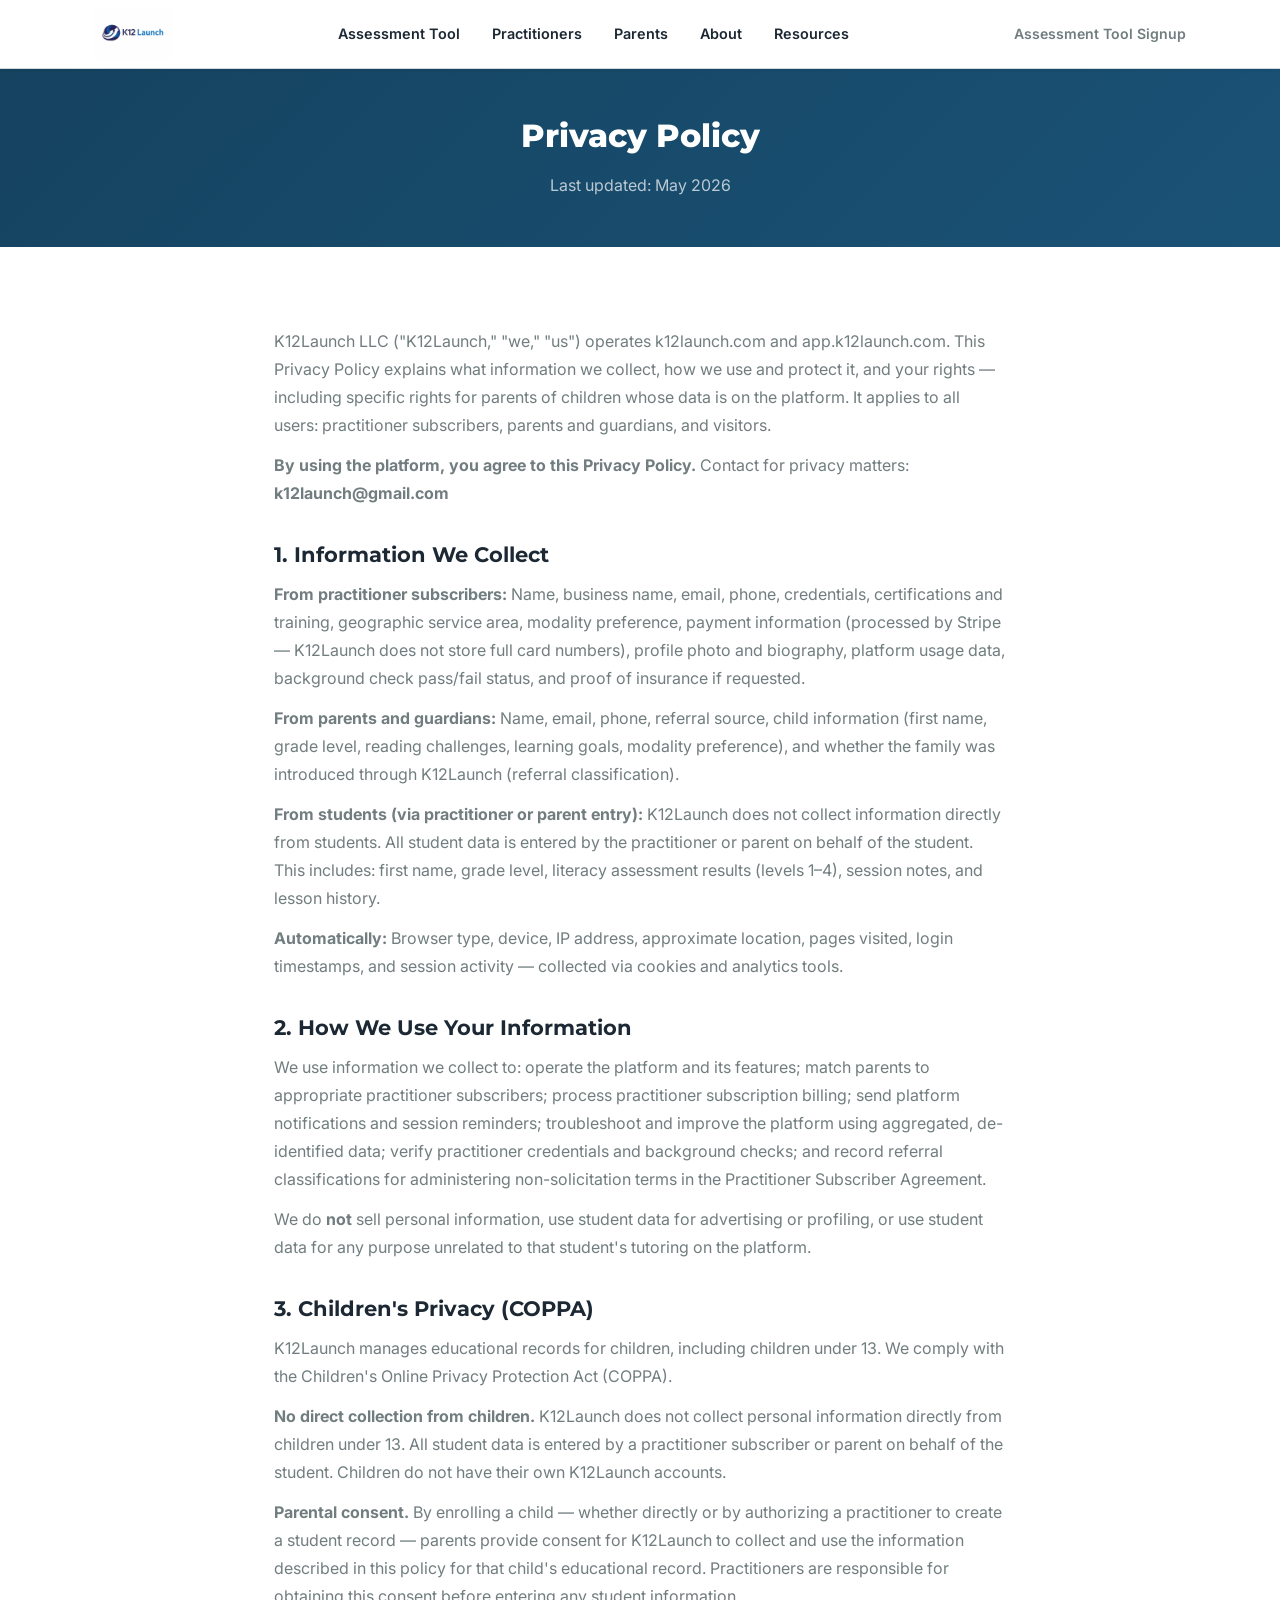
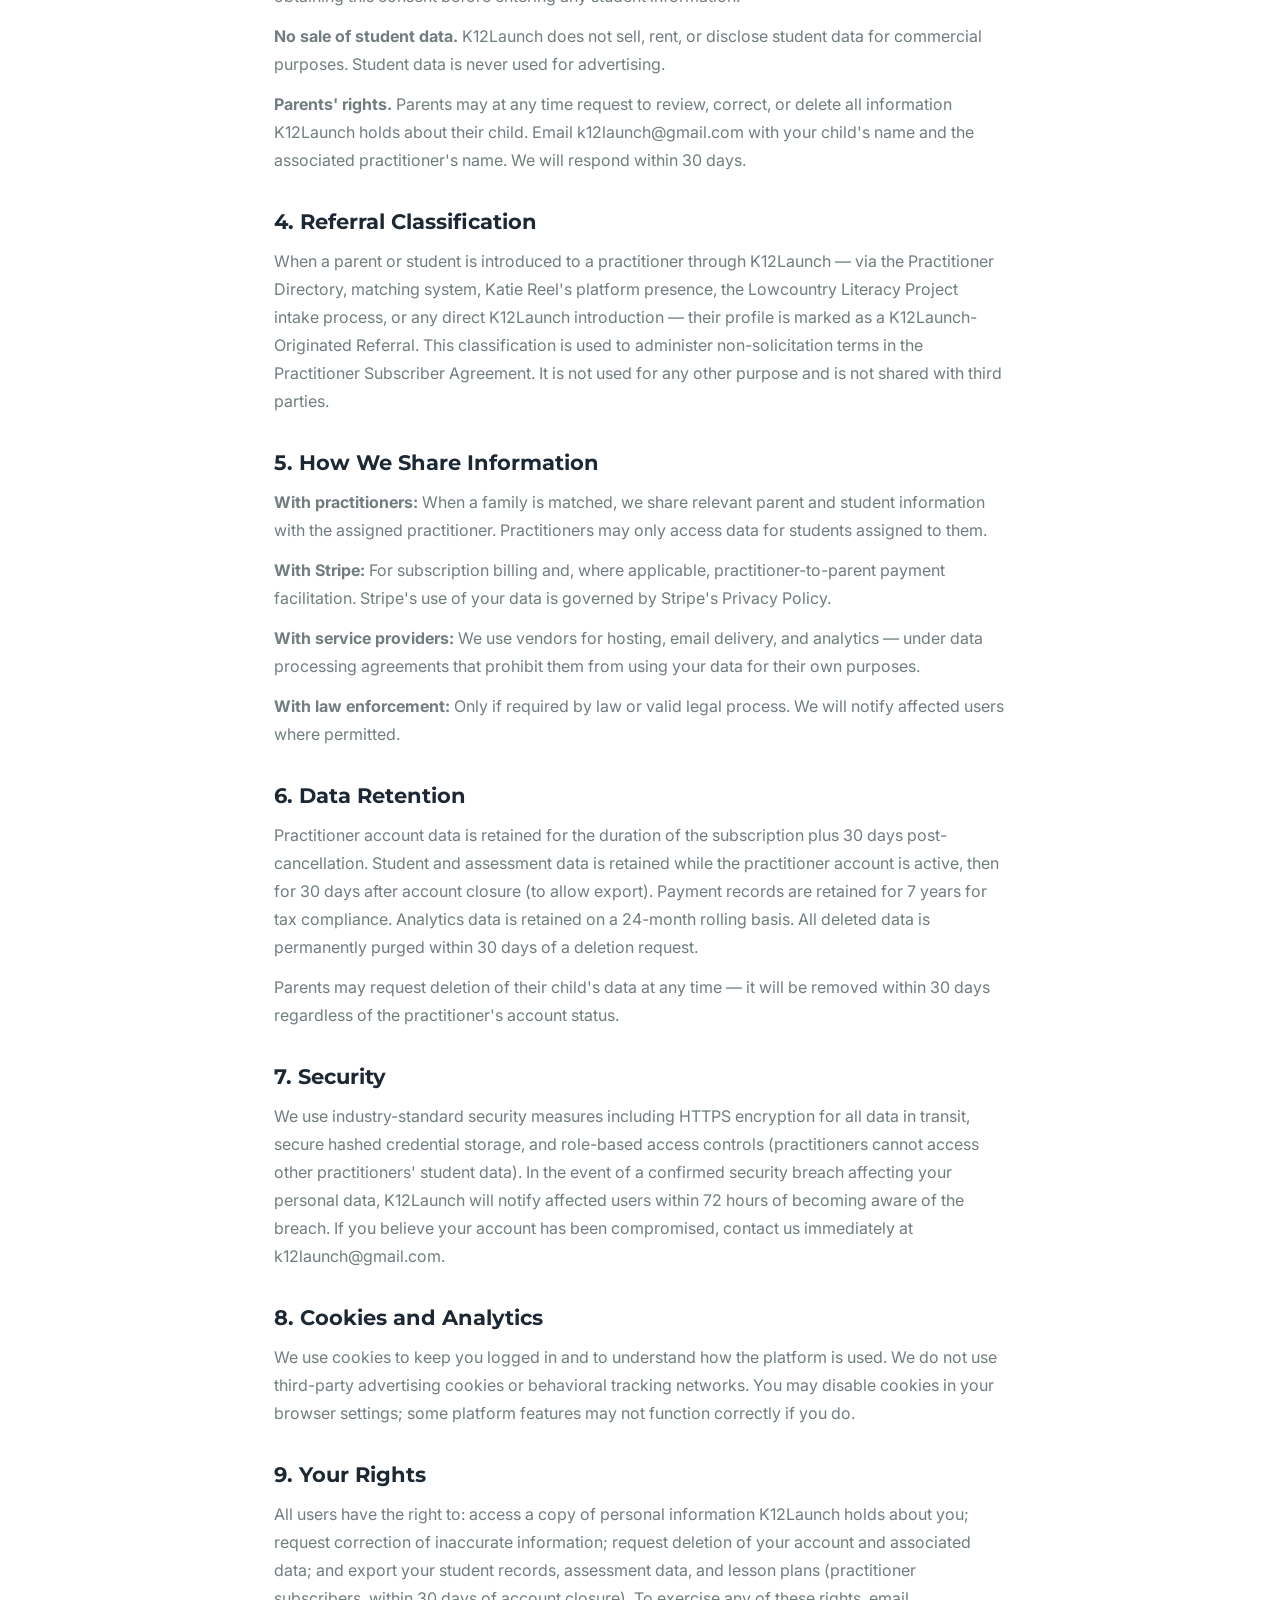
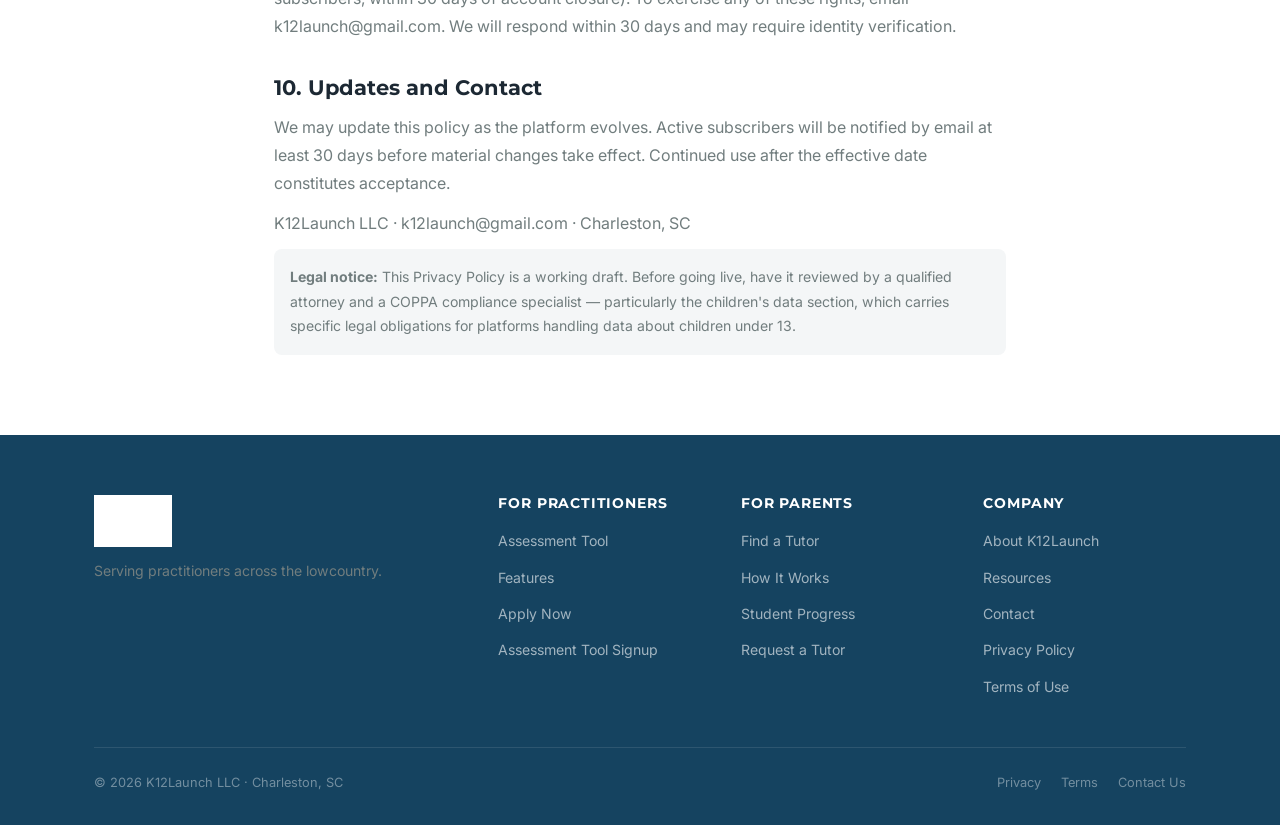
<file: privacy.html>
﻿<!DOCTYPE html>
<html lang="en">
<head>
  <meta charset="UTF-8" />
  <meta name="viewport" content="width=device-width, initial-scale=1.0" />
  <title>Privacy Policy | K12Launch</title>
  <link rel="stylesheet" href="css/styles.css" />
  <!-- Google tag (gtag.js) -->
  <script async src="https://www.googletagmanager.com/gtag/js?id=G-DFDYP14PJ8"></script>
  <script>
    window.dataLayer = window.dataLayer || [];
    function gtag(){dataLayer.push(arguments);}
    gtag('js', new Date());
    gtag('config', 'G-DFDYP14PJ8');
  </script>
</head>
<body>
<header class="nav">
  <div class="container">
    <div class="nav-inner">
      <a href="index.html" class="nav-logo"><img src="assets/k12launch-brand-logo.png" alt="K12Launch" /></a>
      <nav class="nav-links"><a href="assessment-tool.html">Assessment Tool</a><a href="for-tutors.html">Practitioners</a><a href="for-parents.html">Parents</a><a href="about.html">About</a><a href="resources.html">Resources</a></nav>
      <div class="nav-actions"><a href="https://educator.app.k12launch.com/" target="_blank" rel="noopener noreferrer" class="nav-login">Assessment Tool Signup</a><button class="nav-hamburger" aria-label="Toggle menu" aria-expanded="false"><span></span><span></span><span></span></button></div>
    </div>
  </div>
  <nav class="nav-mobile"><a href="assessment-tool.html">Assessment Tool</a><a href="for-tutors.html">Practitioners</a><a href="for-parents.html">Parents</a><a href="about.html">About</a><a href="resources.html">Resources</a><a href="https://educator.app.k12launch.com/" target="_blank" rel="noopener noreferrer">Assessment Tool Signup</a></nav>
</header>

<section class="page-hero" style="padding:48px 0">
  <div class="container"><h1 style="font-size:2rem">Privacy Policy</h1><p style="color:rgba(255,255,255,.7)">Last updated: May 2026</p></div>
</section>

<section class="section">
  <div class="container" style="max-width:780px;margin:0 auto">
    <div style="display:flex;flex-direction:column;gap:36px">

      <div>
        <p>K12Launch LLC ("K12Launch," "we," "us") operates k12launch.com and app.k12launch.com. This Privacy Policy explains what information we collect, how we use and protect it, and your rights — including specific rights for parents of children whose data is on the platform. It applies to all users: practitioner subscribers, parents and guardians, and visitors.</p>
        <p style="margin-top:12px"><strong>By using the platform, you agree to this Privacy Policy.</strong> Contact for privacy matters: <strong>k12launch@gmail.com</strong></p>
      </div>

      <div>
        <h2 style="font-size:1.3rem;margin-bottom:12px">1. Information We Collect</h2>
        <p style="margin-bottom:12px"><strong>From practitioner subscribers:</strong> Name, business name, email, phone, credentials, certifications and training, geographic service area, modality preference, payment information (processed by Stripe — K12Launch does not store full card numbers), profile photo and biography, platform usage data, background check pass/fail status, and proof of insurance if requested.</p>
        <p style="margin-bottom:12px"><strong>From parents and guardians:</strong> Name, email, phone, referral source, child information (first name, grade level, reading challenges, learning goals, modality preference), and whether the family was introduced through K12Launch (referral classification).</p>
        <p style="margin-bottom:12px"><strong>From students (via practitioner or parent entry):</strong> K12Launch does not collect information directly from students. All student data is entered by the practitioner or parent on behalf of the student. This includes: first name, grade level, literacy assessment results (levels 1–4), session notes, and lesson history.</p>
        <p><strong>Automatically:</strong> Browser type, device, IP address, approximate location, pages visited, login timestamps, and session activity — collected via cookies and analytics tools.</p>
      </div>

      <div>
        <h2 style="font-size:1.3rem;margin-bottom:12px">2. How We Use Your Information</h2>
        <p style="margin-bottom:12px">We use information we collect to: operate the platform and its features; match parents to appropriate practitioner subscribers; process practitioner subscription billing; send platform notifications and session reminders; troubleshoot and improve the platform using aggregated, de-identified data; verify practitioner credentials and background checks; and record referral classifications for administering non-solicitation terms in the Practitioner Subscriber Agreement.</p>
        <p>We do <strong>not</strong> sell personal information, use student data for advertising or profiling, or use student data for any purpose unrelated to that student's tutoring on the platform.</p>
      </div>

      <div>
        <h2 style="font-size:1.3rem;margin-bottom:12px">3. Children's Privacy (COPPA)</h2>
        <p style="margin-bottom:12px">K12Launch manages educational records for children, including children under 13. We comply with the Children's Online Privacy Protection Act (COPPA).</p>
        <p style="margin-bottom:12px"><strong>No direct collection from children.</strong> K12Launch does not collect personal information directly from children under 13. All student data is entered by a practitioner subscriber or parent on behalf of the student. Children do not have their own K12Launch accounts.</p>
        <p style="margin-bottom:12px"><strong>Parental consent.</strong> By enrolling a child — whether directly or by authorizing a practitioner to create a student record — parents provide consent for K12Launch to collect and use the information described in this policy for that child's educational record. Practitioners are responsible for obtaining this consent before entering any student information.</p>
        <p style="margin-bottom:12px"><strong>No sale of student data.</strong> K12Launch does not sell, rent, or disclose student data for commercial purposes. Student data is never used for advertising.</p>
        <p><strong>Parents' rights.</strong> Parents may at any time request to review, correct, or delete all information K12Launch holds about their child. Email k12launch@gmail.com with your child's name and the associated practitioner's name. We will respond within 30 days.</p>
      </div>

      <div>
        <h2 style="font-size:1.3rem;margin-bottom:12px">4. Referral Classification</h2>
        <p>When a parent or student is introduced to a practitioner through K12Launch — via the Practitioner Directory, matching system, Katie Reel's platform presence, the Lowcountry Literacy Project intake process, or any direct K12Launch introduction — their profile is marked as a K12Launch-Originated Referral. This classification is used to administer non-solicitation terms in the Practitioner Subscriber Agreement. It is not used for any other purpose and is not shared with third parties.</p>
      </div>

      <div>
        <h2 style="font-size:1.3rem;margin-bottom:12px">5. How We Share Information</h2>
        <p style="margin-bottom:12px"><strong>With practitioners:</strong> When a family is matched, we share relevant parent and student information with the assigned practitioner. Practitioners may only access data for students assigned to them.</p>
        <p style="margin-bottom:12px"><strong>With Stripe:</strong> For subscription billing and, where applicable, practitioner-to-parent payment facilitation. Stripe's use of your data is governed by Stripe's Privacy Policy.</p>
        <p style="margin-bottom:12px"><strong>With service providers:</strong> We use vendors for hosting, email delivery, and analytics — under data processing agreements that prohibit them from using your data for their own purposes.</p>
        <p><strong>With law enforcement:</strong> Only if required by law or valid legal process. We will notify affected users where permitted.</p>
      </div>

      <div>
        <h2 style="font-size:1.3rem;margin-bottom:12px">6. Data Retention</h2>
        <p style="margin-bottom:12px">Practitioner account data is retained for the duration of the subscription plus 30 days post-cancellation. Student and assessment data is retained while the practitioner account is active, then for 30 days after account closure (to allow export). Payment records are retained for 7 years for tax compliance. Analytics data is retained on a 24-month rolling basis. All deleted data is permanently purged within 30 days of a deletion request.</p>
        <p>Parents may request deletion of their child's data at any time — it will be removed within 30 days regardless of the practitioner's account status.</p>
      </div>

      <div>
        <h2 style="font-size:1.3rem;margin-bottom:12px">7. Security</h2>
        <p>We use industry-standard security measures including HTTPS encryption for all data in transit, secure hashed credential storage, and role-based access controls (practitioners cannot access other practitioners' student data). In the event of a confirmed security breach affecting your personal data, K12Launch will notify affected users within 72 hours of becoming aware of the breach. If you believe your account has been compromised, contact us immediately at k12launch@gmail.com.</p>
      </div>

      <div>
        <h2 style="font-size:1.3rem;margin-bottom:12px">8. Cookies and Analytics</h2>
        <p>We use cookies to keep you logged in and to understand how the platform is used. We do not use third-party advertising cookies or behavioral tracking networks. You may disable cookies in your browser settings; some platform features may not function correctly if you do.</p>
      </div>

      <div>
        <h2 style="font-size:1.3rem;margin-bottom:12px">9. Your Rights</h2>
        <p>All users have the right to: access a copy of personal information K12Launch holds about you; request correction of inaccurate information; request deletion of your account and associated data; and export your student records, assessment data, and lesson plans (practitioner subscribers, within 30 days of account closure). To exercise any of these rights, email k12launch@gmail.com. We will respond within 30 days and may require identity verification.</p>
      </div>

      <div>
        <h2 style="font-size:1.3rem;margin-bottom:12px">10. Updates and Contact</h2>
        <p style="margin-bottom:12px">We may update this policy as the platform evolves. Active subscribers will be notified by email at least 30 days before material changes take effect. Continued use after the effective date constitutes acceptance.</p>
        <p style="margin-bottom:12px">K12Launch LLC · k12launch@gmail.com · Charleston, SC</p>
        <p style="padding:16px;background:var(--bg);border-radius:var(--radius);font-size:.88rem;color:var(--text-muted)"><strong>Legal notice:</strong> This Privacy Policy is a working draft. Before going live, have it reviewed by a qualified attorney and a COPPA compliance specialist — particularly the children's data section, which carries specific legal obligations for platforms handling data about children under 13.</p>
      </div>

    </div>
  </div>
</section>

<footer class="footer">
  <div class="container">
    <div class="footer-grid">
      <div class="footer-brand">
        <a href="index.html" class="nav-logo">
          <img src="assets/k12launch-brand-logo.png" alt="K12Launch" />
        </a>
        <p class="footer-tagline">Serving practitioners across the lowcountry.</p>
      </div>
      <div class="footer-col">
        <h5>For Practitioners</h5>
        <ul>
          <li><a href="assessment-tool.html">Assessment Tool</a></li>
          <li><a href="for-tutors.html">Features</a></li>
          <li><a href="contact.html">Apply Now</a></li>
          <li><a href="https://educator.app.k12launch.com/" target="_blank" rel="noopener noreferrer">Assessment Tool Signup</a></li>
        </ul>
      </div>
      <div class="footer-col">
        <h5>For Parents</h5>
        <ul>
          <li><a href="for-parents.html">Find a Tutor</a></li>
          <li><a href="for-parents.html#how-it-works">How It Works</a></li>
          <li><a href="for-parents.html#progress">Student Progress</a></li>
          <li><a href="for-parents.html#parent-intake">Request a Tutor</a></li>
        </ul>
      </div>
      <div class="footer-col">
        <h5>Company</h5>
        <ul>
          <li><a href="about.html">About K12Launch</a></li>
          <li><a href="resources.html">Resources</a></li>
          <li><a href="mailto:k12launch@gmail.com">Contact</a></li>
          <li><a href="privacy.html">Privacy Policy</a></li>
          <li><a href="terms.html">Terms of Use</a></li>
        </ul>
      </div>
    </div>
    <div class="footer-bottom">
      <span>© 2026 K12Launch LLC · Charleston, SC</span>
      <div class="footer-bottom-links">
        <a href="privacy.html">Privacy</a>
        <a href="terms.html">Terms</a>
        <a href="mailto:k12launch@gmail.com">Contact Us</a>
      </div>
    </div>
  </div>
</footer>
<script src="js/main.js"></script>
</body>
</html>
</file>
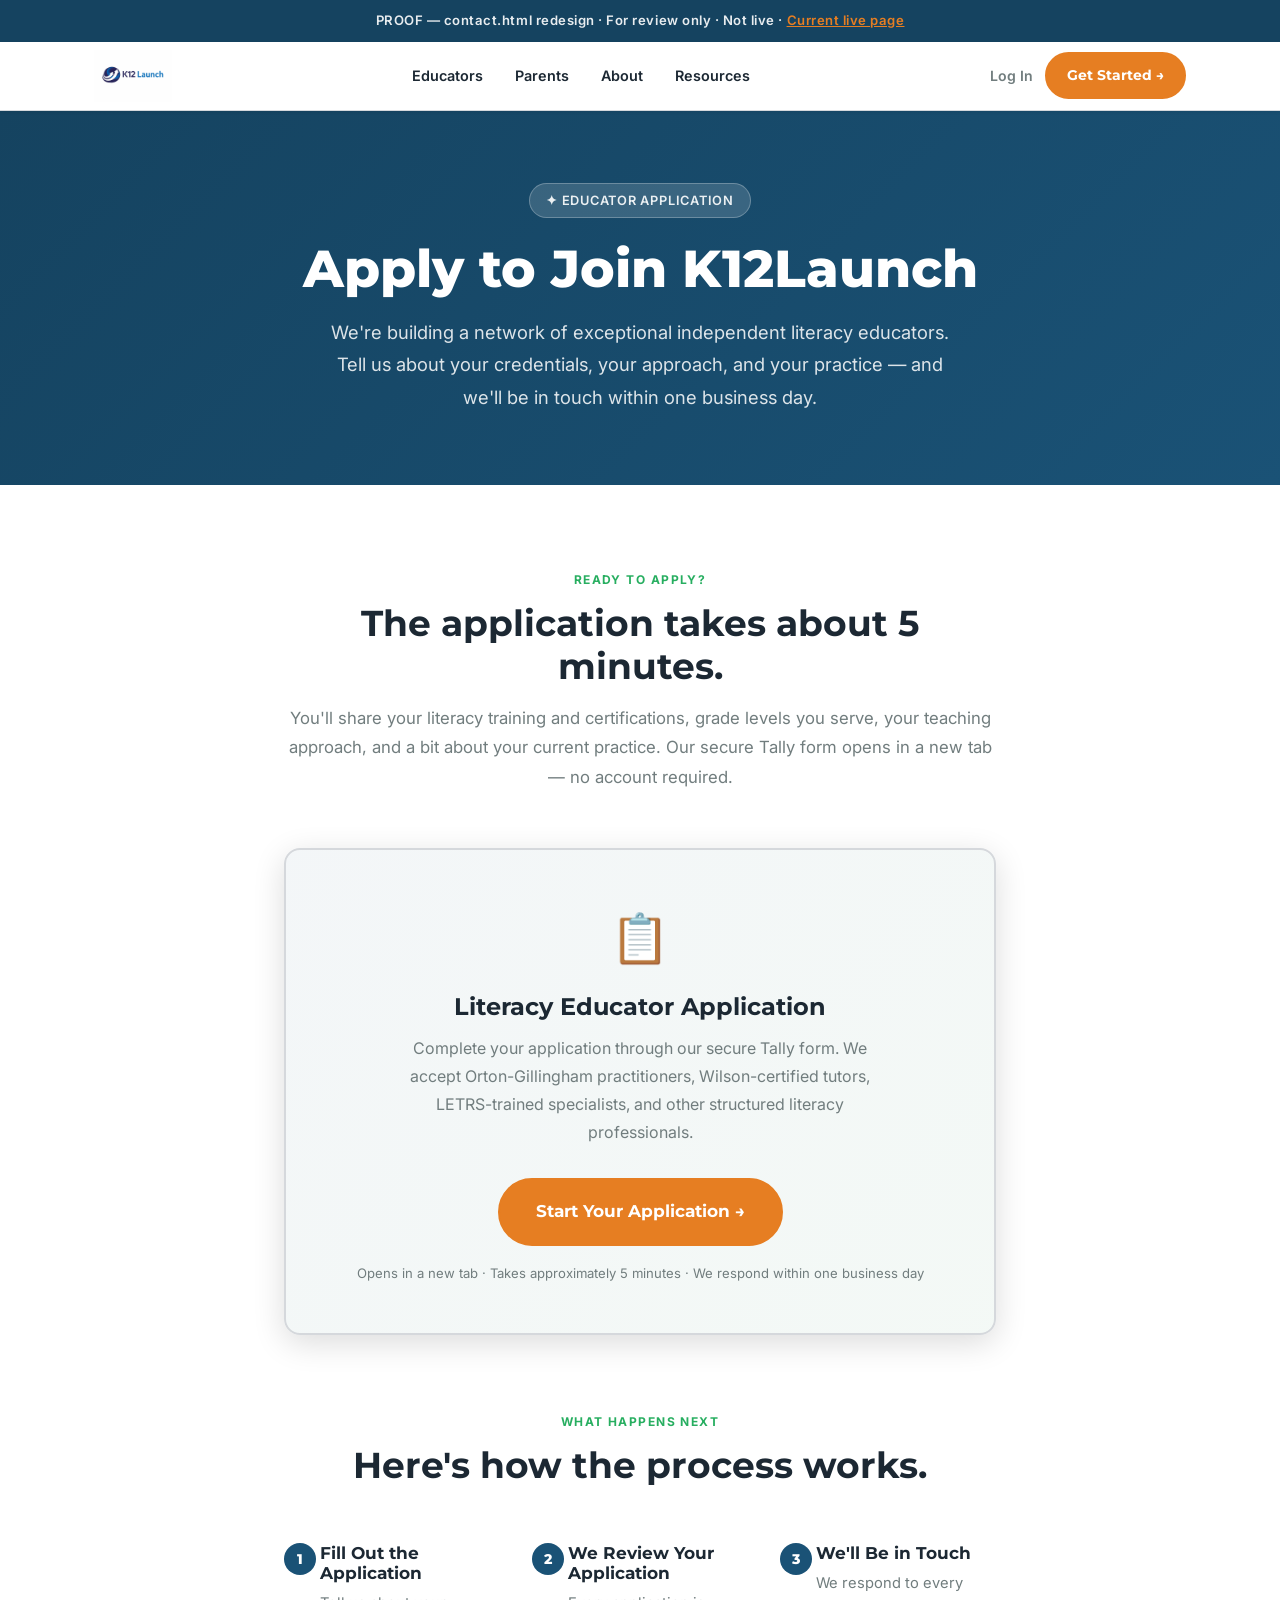
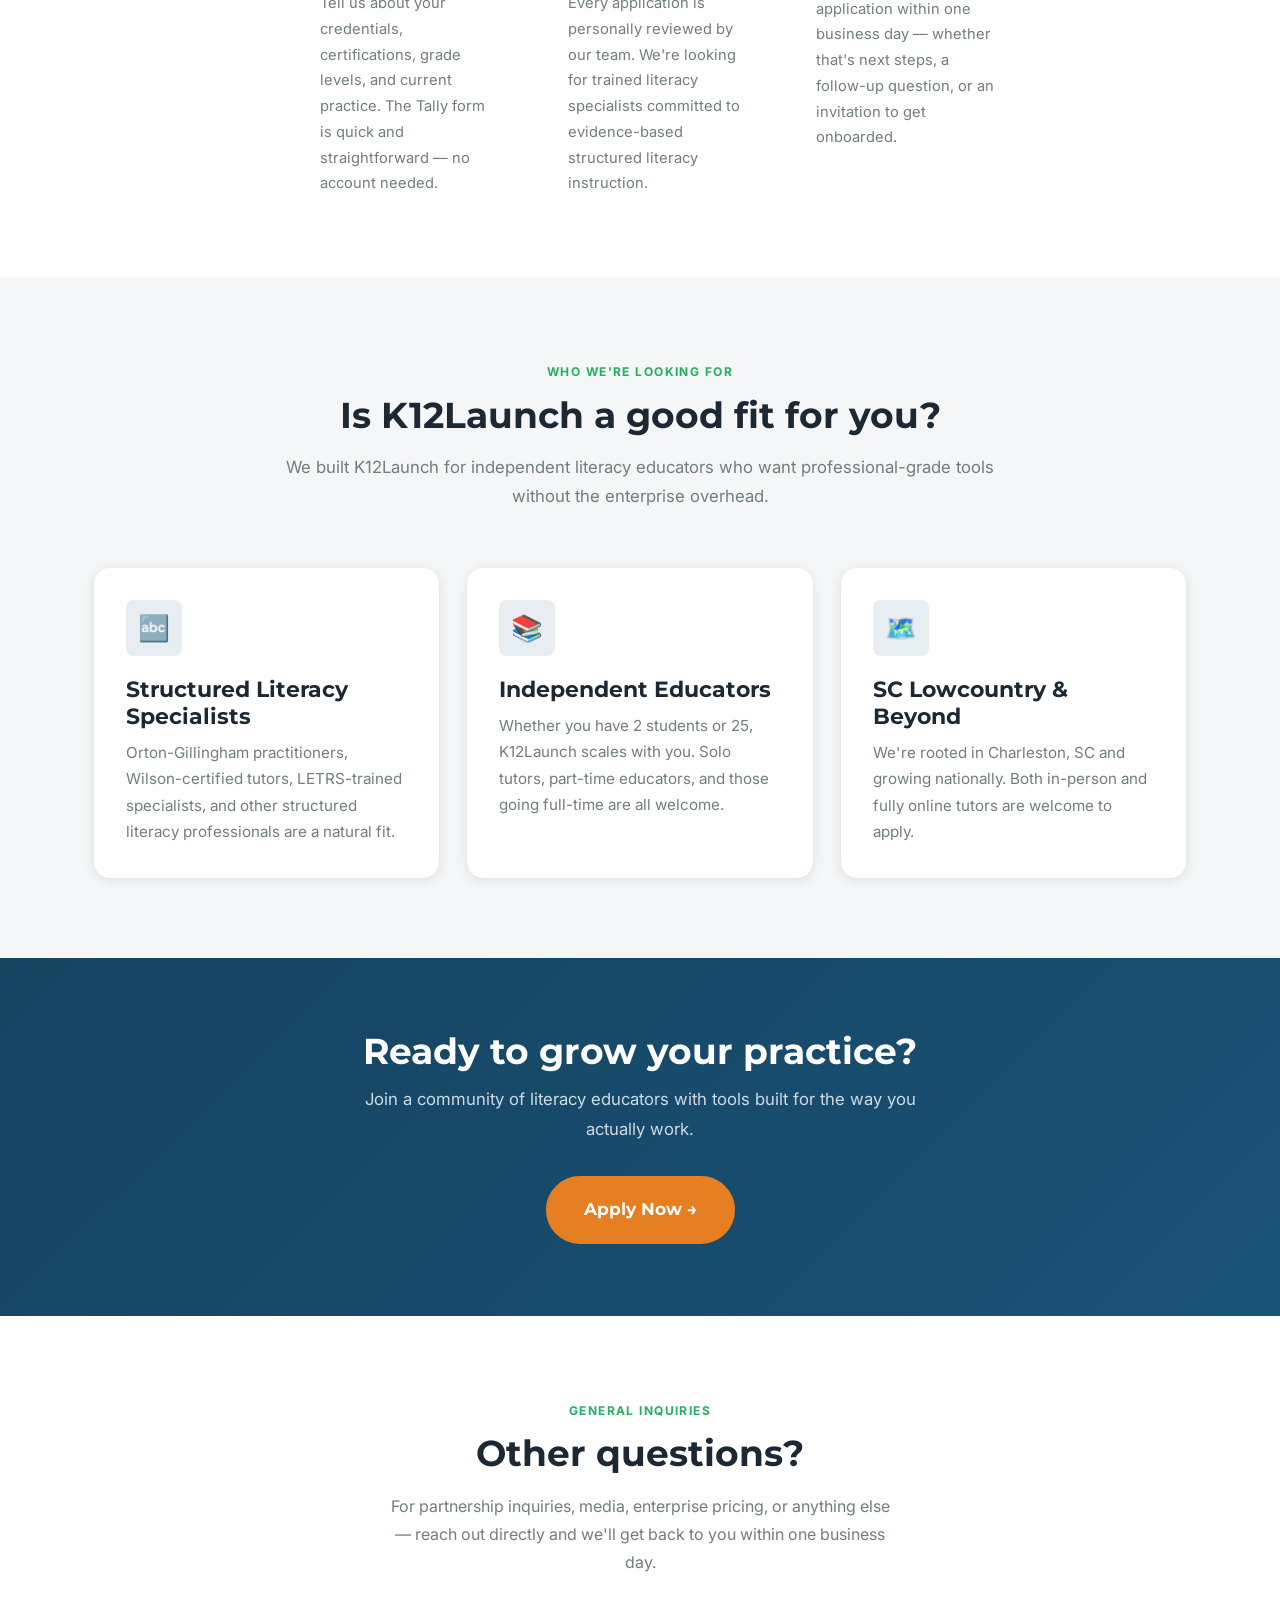
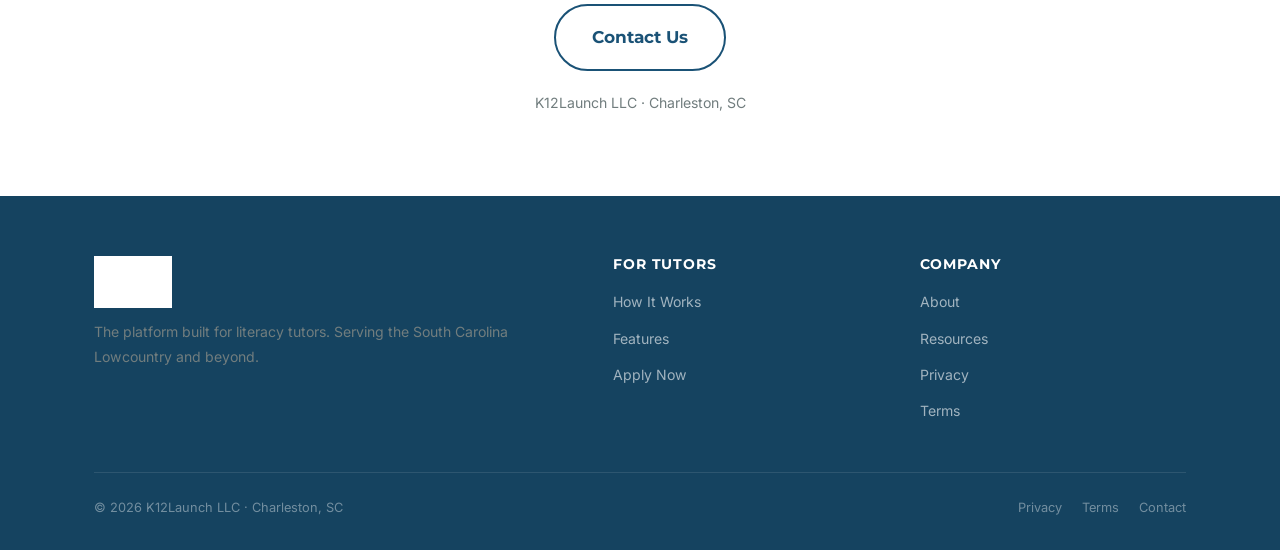
<file: proof-contact.html>
<!DOCTYPE html>
<html lang="en">
<head>
  <meta charset="UTF-8" />
  <meta name="viewport" content="width=device-width, initial-scale=1.0" />
  <title>Apply as a Literacy Educator | K12Launch — PROOF</title>
  <meta name="description" content="Apply to join K12Launch as an independent literacy tutor or educator. We review every application and respond within one business day." />
  <link rel="preconnect" href="https://fonts.googleapis.com" />
  <link rel="preconnect" href="https://fonts.gstatic.com" crossorigin />
  <link href="https://fonts.googleapis.com/css2?family=Montserrat:wght@600;700;800&family=Inter:wght@400;500;600&display=swap" rel="stylesheet" />
  <style>
/* ============================================================
   K12Launch — Inlined Stylesheet (Proof)
   ============================================================ */

:root {
  --primary:        #1A5276;
  --primary-light:  #2874A6;
  --primary-dark:   #154360;
  --secondary:      #1E8449;
  --secondary-light:#27AE60;
  --accent:         #E67E22;
  --accent-hover:   #CA6F1E;
  --text:           #1C2833;
  --text-muted:     #717D7E;
  --bg:             #F4F6F7;
  --bg-white:       #FFFFFF;
  --border:         #D5D8DC;
  --shadow-sm:      0 1px 4px rgba(0,0,0,0.08);
  --shadow:         0 2px 12px rgba(0,0,0,0.10);
  --shadow-lg:      0 8px 32px rgba(0,0,0,0.14);
  --section-pad:    80px;
  --section-pad-sm: 48px;
  --radius:         8px;
  --radius-lg:      16px;
  --radius-pill:    999px;
  --font-body:      'Inter', -apple-system, BlinkMacSystemFont, 'Segoe UI', sans-serif;
  --font-heading:   'Montserrat', -apple-system, BlinkMacSystemFont, 'Segoe UI', sans-serif;
  --max-w:          1140px;
  --max-w-text:     720px;
}

*, *::before, *::after { box-sizing: border-box; margin: 0; padding: 0; }
html { scroll-behavior: smooth; font-size: 16px; }
body { font-family: var(--font-body); color: var(--text); background: var(--bg-white); line-height: 1.65; -webkit-font-smoothing: antialiased; }
img { max-width: 100%; display: block; }
a { color: inherit; text-decoration: none; }
ul { list-style: none; }
button { cursor: pointer; font-family: inherit; }

h1, h2, h3, h4, h5 { font-family: var(--font-heading); line-height: 1.2; color: var(--text); }
h1 { font-size: clamp(2rem, 5vw, 3.25rem); font-weight: 800; }
h2 { font-size: clamp(1.5rem, 3.5vw, 2.25rem); font-weight: 700; }
h3 { font-size: clamp(1.1rem, 2.5vw, 1.4rem); font-weight: 700; }
h4 { font-size: 1.05rem; font-weight: 600; }
p  { font-size: 1rem; color: var(--text-muted); line-height: 1.75; }
p.lead { font-size: 1.15rem; color: var(--text); }

.container { width: 100%; max-width: var(--max-w); margin: 0 auto; padding: 0 24px; }
.section { padding: var(--section-pad) 0; }
.section--gray { background: var(--bg); }

.text-center { text-align: center; }
.mb-4  { margin-bottom: 16px; }
.mb-8  { margin-bottom: 32px; }
.mt-8  { margin-top: 32px; }

.section-label {
  display: inline-block;
  font-size: 0.75rem;
  font-weight: 700;
  letter-spacing: 0.12em;
  text-transform: uppercase;
  color: var(--secondary-light);
  margin-bottom: 12px;
}

.section-header {
  max-width: var(--max-w-text);
  margin: 0 auto 56px;
}
.section-header p { margin-top: 16px; font-size: 1.05rem; }

.grid-3 { display: grid; grid-template-columns: repeat(3,1fr); gap: 28px; }

@media (max-width: 900px) { .grid-3 { grid-template-columns: repeat(2,1fr); } }
@media (max-width: 600px) { .grid-3 { grid-template-columns: 1fr; } }

/* Buttons */
.btn {
  display: inline-flex; align-items: center; gap: 8px;
  padding: 14px 28px; border-radius: var(--radius-pill);
  font-family: var(--font-heading); font-size: 0.95rem; font-weight: 700;
  border: 2px solid transparent; transition: all 0.2s ease; white-space: nowrap;
}
.btn-primary { background: var(--accent); color: #fff; border-color: var(--accent); }
.btn-primary:hover { background: var(--accent-hover); border-color: var(--accent-hover); transform: translateY(-1px); box-shadow: 0 4px 16px rgba(230,126,34,0.35); }
.btn-outline { background: transparent; color: var(--primary); border-color: var(--primary); }
.btn-outline:hover { background: var(--primary); color: #fff; }
.btn-sm { padding: 10px 20px; font-size: 0.85rem; }
.btn-lg { padding: 18px 36px; font-size: 1.05rem; }

/* Cards */
.card { background: var(--bg-white); border-radius: var(--radius-lg); padding: 32px; box-shadow: var(--shadow); transition: box-shadow 0.2s, transform 0.2s; }
.card:hover { box-shadow: var(--shadow-lg); transform: translateY(-2px); }
.card-icon { width: 56px; height: 56px; border-radius: var(--radius); background: var(--bg); display: flex; align-items: center; justify-content: center; margin-bottom: 20px; font-size: 1.6rem; }
.card-icon--blue  { background: rgba(26,82,118,0.1); }
.card h3 { margin-bottom: 10px; }
.card p  { font-size: 0.95rem; }

/* Badge */
.badge { display: inline-block; padding: 4px 12px; border-radius: var(--radius-pill); font-size: 0.72rem; font-weight: 700; letter-spacing: 0.06em; text-transform: uppercase; }
.badge--new { background: #EAFAF1; color: #1E8449; border: 1px solid #A9DFBF; }

/* Navigation */
.nav { position: sticky; top: 0; z-index: 100; background: var(--bg-white); border-bottom: 1px solid var(--border); box-shadow: var(--shadow-sm); }
.nav-inner { display: flex; align-items: center; justify-content: space-between; height: 68px; gap: 16px; }
.nav-logo { display: flex; align-items: center; gap: 10px; flex-shrink: 0; }
.nav-logo img { height: 52px; width: auto; }
.nav-links { display: flex; align-items: center; gap: 4px; }
.nav-links a { padding: 8px 14px; border-radius: var(--radius); font-size: 0.9rem; font-weight: 600; color: var(--text); transition: background 0.15s, color 0.15s; }
.nav-links a:hover { background: var(--bg); color: var(--primary); }
.nav-links a.active { color: var(--primary); }
.nav-actions { display: flex; align-items: center; gap: 12px; flex-shrink: 0; }
.nav-login { font-size: 0.88rem; font-weight: 600; color: var(--text-muted); transition: color 0.15s; }
.nav-login:hover { color: var(--primary); }
.nav-hamburger { display: none; flex-direction: column; gap: 5px; background: none; border: none; padding: 6px; border-radius: var(--radius); }
.nav-hamburger span { display: block; width: 24px; height: 2px; background: var(--text); border-radius: 2px; transition: all 0.25s; }
.nav-mobile { display: none; flex-direction: column; padding: 16px 24px 24px; border-top: 1px solid var(--border); gap: 4px; }
.nav-mobile a { padding: 10px 12px; border-radius: var(--radius); font-size: 0.95rem; font-weight: 600; color: var(--text); display: block; }
.nav-mobile a:hover { background: var(--bg); color: var(--primary); }
.nav-mobile .btn { margin-top: 12px; width: 100%; justify-content: center; }
@media (max-width: 860px) { .nav-links, .nav-login { display: none; } .nav-hamburger { display: flex; } .nav-mobile.open { display: flex; } }

/* Page Hero */
.page-hero { background: linear-gradient(135deg, var(--primary-dark) 0%, var(--primary) 100%); color: #fff; padding: 72px 0; text-align: center; }
.page-hero h1 { color: #fff; margin-bottom: 16px; }
.page-hero p.lead { color: rgba(255,255,255,0.85); max-width: 640px; margin: 0 auto; }

.hero-eyebrow {
  display: inline-block;
  background: rgba(255,255,255,0.15);
  border: 1px solid rgba(255,255,255,0.25);
  border-radius: var(--radius-pill);
  padding: 6px 16px;
  font-size: 0.8rem;
  font-weight: 600;
  letter-spacing: 0.06em;
  text-transform: uppercase;
  color: rgba(255,255,255,0.9);
  margin-bottom: 20px;
}

/* Steps */
.steps { display: grid; grid-template-columns: repeat(3,1fr); gap: 32px; counter-reset: steps; }
.step { position: relative; padding-left: 24px; }
.step::before {
  counter-increment: steps;
  content: counter(steps);
  position: absolute; left: 0; top: 0;
  width: 32px; height: 32px; border-radius: 50%;
  background: var(--primary); color: #fff;
  font-family: var(--font-heading); font-size: 0.85rem; font-weight: 800;
  display: flex; align-items: center; justify-content: center; flex-shrink: 0;
}
.step-content { padding-left: 12px; }
.step h3 { margin-bottom: 8px; font-size: 1.05rem; }
.step p  { font-size: 0.92rem; }
@media (max-width: 700px) { .steps { grid-template-columns: 1fr; gap: 28px; } }

/* CTA Band */
.cta-band { background: linear-gradient(135deg, var(--primary-dark), var(--primary)); padding: 72px 0; text-align: center; color: #fff; }
.cta-band h2 { color: #fff; margin-bottom: 12px; }
.cta-band p  { color: rgba(255,255,255,0.8); max-width: 560px; margin: 0 auto 32px; font-size: 1.05rem; }
.cta-band .btn-secondary { background: transparent; color: #fff; border-color: rgba(255,255,255,0.6); }
.cta-band .btn-secondary:hover { background: rgba(255,255,255,0.12); border-color: #fff; }

/* Footer */
.footer { background: var(--primary-dark); color: rgba(255,255,255,0.75); padding: 60px 0 32px; }
.footer-grid { display: grid; grid-template-columns: 1.8fr repeat(2, 1fr); gap: 40px; margin-bottom: 48px; }
.footer-brand .nav-logo img { filter: brightness(0) invert(1); }
.footer-tagline { font-size: 0.88rem; margin: 12px 0 20px; }
.footer-col h5 { color: #fff; font-size: 0.85rem; letter-spacing: 0.06em; text-transform: uppercase; margin-bottom: 16px; }
.footer-col ul { display: flex; flex-direction: column; gap: 10px; }
.footer-col a { font-size: 0.88rem; color: rgba(255,255,255,0.6); transition: color 0.15s; }
.footer-col a:hover { color: #fff; }
.footer-bottom { border-top: 1px solid rgba(255,255,255,0.1); padding-top: 24px; display: flex; justify-content: space-between; align-items: center; flex-wrap: wrap; gap: 12px; font-size: 0.8rem; color: rgba(255,255,255,0.4); }
.footer-bottom a { color: rgba(255,255,255,0.4); }
.footer-bottom a:hover { color: rgba(255,255,255,0.8); }
.footer-bottom-links { display: flex; gap: 20px; }
@media (max-width: 860px) { .footer-grid { grid-template-columns: 1fr 1fr; } }
@media (max-width: 500px) { .footer-grid { grid-template-columns: 1fr; } }

/* Utilities */
.reveal { opacity: 0; transform: translateY(20px); transition: opacity 0.55s ease, transform 0.55s ease; }
.reveal.visible { opacity: 1; transform: none; }
.divider { border: none; border-top: 1px solid var(--border); margin: 0; }
  </style>
</head>
<body>

<!-- PROOF BANNER -->
<div style="background:#154360;color:rgba(255,255,255,0.9);text-align:center;padding:10px 24px;font-size:0.82rem;font-weight:600;letter-spacing:0.04em;">
  PROOF — contact.html redesign · For review only · Not live · <a href="contact.html" style="color:#E67E22;text-decoration:underline">Current live page</a>
</div>

<header class="nav">
  <div class="container">
    <div class="nav-inner">
      <a href="index.html" class="nav-logo"><img src="assets/k12launch-brand-logo.png" alt="K12Launch" /></a>
      <nav class="nav-links">
        <a href="for-tutors.html">Educators</a>
        <a href="for-parents.html">Parents</a>
        <a href="about.html">About</a>
        <a href="resources.html">Resources</a>
      </nav>
      <div class="nav-actions">
        <a href="https://k12launchstudent.lovable.app" target="_blank" rel="noopener noreferrer" class="nav-login">Log In</a>
        <a href="https://tally.so/r/obxk0M" target="_blank" rel="noopener noreferrer" class="btn btn-primary btn-sm">Get Started →</a>
        <button class="nav-hamburger" aria-label="Toggle menu" aria-expanded="false"><span></span><span></span><span></span></button>
      </div>
    </div>
  </div>
  <nav class="nav-mobile">
    <a href="for-tutors.html">Educators</a>
    <a href="for-parents.html">Parents</a>
    <a href="about.html">About</a>
    <a href="resources.html">Resources</a>
    <a href="https://k12launchstudent.lovable.app" target="_blank" rel="noopener noreferrer">Log In</a>
    <a href="https://tally.so/r/obxk0M" target="_blank" rel="noopener noreferrer" class="btn btn-primary">Get Started →</a>
  </nav>
</header>

<!-- HERO -->
<section class="page-hero">
  <div class="container">
    <div class="hero-eyebrow">✦ Educator Application</div>
    <h1>Apply to Join K12Launch</h1>
    <p class="lead">We're building a network of exceptional independent literacy educators. Tell us about your credentials, your approach, and your practice — and we'll be in touch within one business day.</p>
  </div>
</section>

<!-- APPLICATION CTA -->
<section class="section">
  <div class="container" style="max-width:760px;margin:0 auto">

    <!-- Intro -->
    <div class="section-header text-center">
      <div class="section-label">Ready to Apply?</div>
      <h2>The application takes about 5 minutes.</h2>
      <p>You'll share your literacy training and certifications, grade levels you serve, your teaching approach, and a bit about your current practice. Our secure Tally form opens in a new tab — no account required.</p>
    </div>

    <!-- CTA Card -->
    <div style="background:linear-gradient(135deg,rgba(26,82,118,0.05),rgba(30,132,73,0.05));border:2px solid var(--border);border-radius:var(--radius-lg);padding:48px 40px;text-align:center;box-shadow:var(--shadow-lg);">
      <div style="font-size:3rem;margin-bottom:16px">📋</div>
      <h3 style="font-size:1.5rem;margin-bottom:12px">Literacy Educator Application</h3>
      <p style="margin-bottom:32px;max-width:480px;margin-left:auto;margin-right:auto;margin-top:0">Complete your application through our secure Tally form. We accept Orton-Gillingham practitioners, Wilson-certified tutors, LETRS-trained specialists, and other structured literacy professionals.</p>
      <a href="https://tally.so/r/obxk0M" target="_blank" rel="noopener noreferrer" class="btn btn-primary btn-lg">Start Your Application →</a>
      <p style="margin-top:16px;font-size:0.82rem;color:var(--text-muted)">Opens in a new tab · Takes approximately 5 minutes · We respond within one business day</p>
    </div>

    <!-- What happens next -->
    <div style="margin-top:72px">
      <div class="section-header text-center">
        <div class="section-label">What Happens Next</div>
        <h2>Here's how the process works.</h2>
      </div>
      <div class="steps">
        <div class="step">
          <div class="step-content">
            <h3>Fill Out the Application</h3>
            <p>Tell us about your credentials, certifications, grade levels, and current practice. The Tally form is quick and straightforward — no account needed.</p>
          </div>
        </div>
        <div class="step">
          <div class="step-content">
            <h3>We Review Your Application</h3>
            <p>Every application is personally reviewed by our team. We're looking for trained literacy specialists committed to evidence-based structured literacy instruction.</p>
          </div>
        </div>
        <div class="step">
          <div class="step-content">
            <h3>We'll Be in Touch</h3>
            <p>We respond to every application within one business day — whether that's next steps, a follow-up question, or an invitation to get onboarded.</p>
          </div>
        </div>
      </div>
    </div>

  </div>
</section>

<!-- WHO WE'RE LOOKING FOR -->
<section class="section section--gray">
  <div class="container">
    <div class="section-header text-center">
      <div class="section-label">Who We're Looking For</div>
      <h2>Is K12Launch a good fit for you?</h2>
      <p>We built K12Launch for independent literacy educators who want professional-grade tools without the enterprise overhead.</p>
    </div>
    <div class="grid-3">
      <div class="card">
        <div class="card-icon card-icon--blue">🔤</div>
        <h3>Structured Literacy Specialists</h3>
        <p>Orton-Gillingham practitioners, Wilson-certified tutors, LETRS-trained specialists, and other structured literacy professionals are a natural fit.</p>
      </div>
      <div class="card">
        <div class="card-icon card-icon--blue">📚</div>
        <h3>Independent Educators</h3>
        <p>Whether you have 2 students or 25, K12Launch scales with you. Solo tutors, part-time educators, and those going full-time are all welcome.</p>
      </div>
      <div class="card">
        <div class="card-icon card-icon--blue">🗺️</div>
        <h3>SC Lowcountry &amp; Beyond</h3>
        <p>We're rooted in Charleston, SC and growing nationally. Both in-person and fully online tutors are welcome to apply.</p>
      </div>
    </div>
  </div>
</section>

<!-- FINAL CTA -->
<section class="cta-band">
  <div class="container">
    <h2>Ready to grow your practice?</h2>
    <p>Join a community of literacy educators with tools built for the way you actually work.</p>
    <a href="https://tally.so/r/obxk0M" target="_blank" rel="noopener noreferrer" class="btn btn-primary btn-lg">Apply Now →</a>
  </div>
</section>

<!-- GENERAL CONTACT -->
<section class="section">
  <div class="container text-center" style="max-width:560px;margin:0 auto">
    <div class="section-label">General Inquiries</div>
    <h2 style="margin-bottom:16px">Other questions?</h2>
    <p style="margin-bottom:28px">For partnership inquiries, media, enterprise pricing, or anything else — reach out directly and we'll get back to you within one business day.</p>
    <a href="mailto:k12launch@gmail.com" class="btn btn-outline btn-lg">Contact Us</a>
    <p style="margin-top:20px;font-size:.88rem;color:var(--text-muted)">K12Launch LLC · Charleston, SC</p>
  </div>
</section>

<footer class="footer">
  <div class="container">
    <div class="footer-grid">
      <div class="footer-brand">
        <a href="index.html" class="nav-logo"><img src="assets/k12launch-brand-logo.png" alt="K12Launch" /></a>
        <p class="footer-tagline">The platform built for literacy tutors. Serving the South Carolina Lowcountry and beyond.</p>
      </div>
      <div class="footer-col">
        <h5>For Tutors</h5>
        <ul>
          <li><a href="for-tutors.html">How It Works</a></li>
          <li><a href="platform.html">Features</a></li>
          <li><a href="https://tally.so/r/obxk0M" target="_blank" rel="noopener noreferrer">Apply Now</a></li>
        </ul>
      </div>
      <div class="footer-col">
        <h5>Company</h5>
        <ul>
          <li><a href="about.html">About</a></li>
          <li><a href="resources.html">Resources</a></li>
          <li><a href="privacy.html">Privacy</a></li>
          <li><a href="terms.html">Terms</a></li>
        </ul>
      </div>
    </div>
    <div class="footer-bottom">
      <span>© 2026 K12Launch LLC · Charleston, SC</span>
      <div class="footer-bottom-links"><a href="privacy.html">Privacy</a><a href="terms.html">Terms</a><a href="contact.html">Contact</a></div>
    </div>
  </div>
</footer>

<script>
/* Mobile nav */
(function () {
  const hamburger = document.querySelector('.nav-hamburger');
  const mobileNav = document.querySelector('.nav-mobile');
  if (!hamburger || !mobileNav) return;
  hamburger.addEventListener('click', () => {
    const open = mobileNav.classList.toggle('open');
    hamburger.setAttribute('aria-expanded', open);
    document.body.style.overflow = open ? 'hidden' : '';
  });
  document.addEventListener('click', (e) => {
    if (!hamburger.contains(e.target) && !mobileNav.contains(e.target)) {
      mobileNav.classList.remove('open');
      hamburger.setAttribute('aria-expanded', 'false');
      document.body.style.overflow = '';
    }
  });
})();

/* Scroll reveal */
(function () {
  const els = document.querySelectorAll('.card, .step');
  if (!('IntersectionObserver' in window)) { els.forEach(el => el.classList.add('visible')); return; }
  const obs = new IntersectionObserver(entries => {
    entries.forEach(e => { if (e.isIntersecting) { e.target.classList.add('visible'); obs.unobserve(e.target); } });
  }, { threshold: 0.1 });
  els.forEach(el => { el.classList.add('reveal'); obs.observe(el); });
})();
</script>
</body>
</html>
</file>
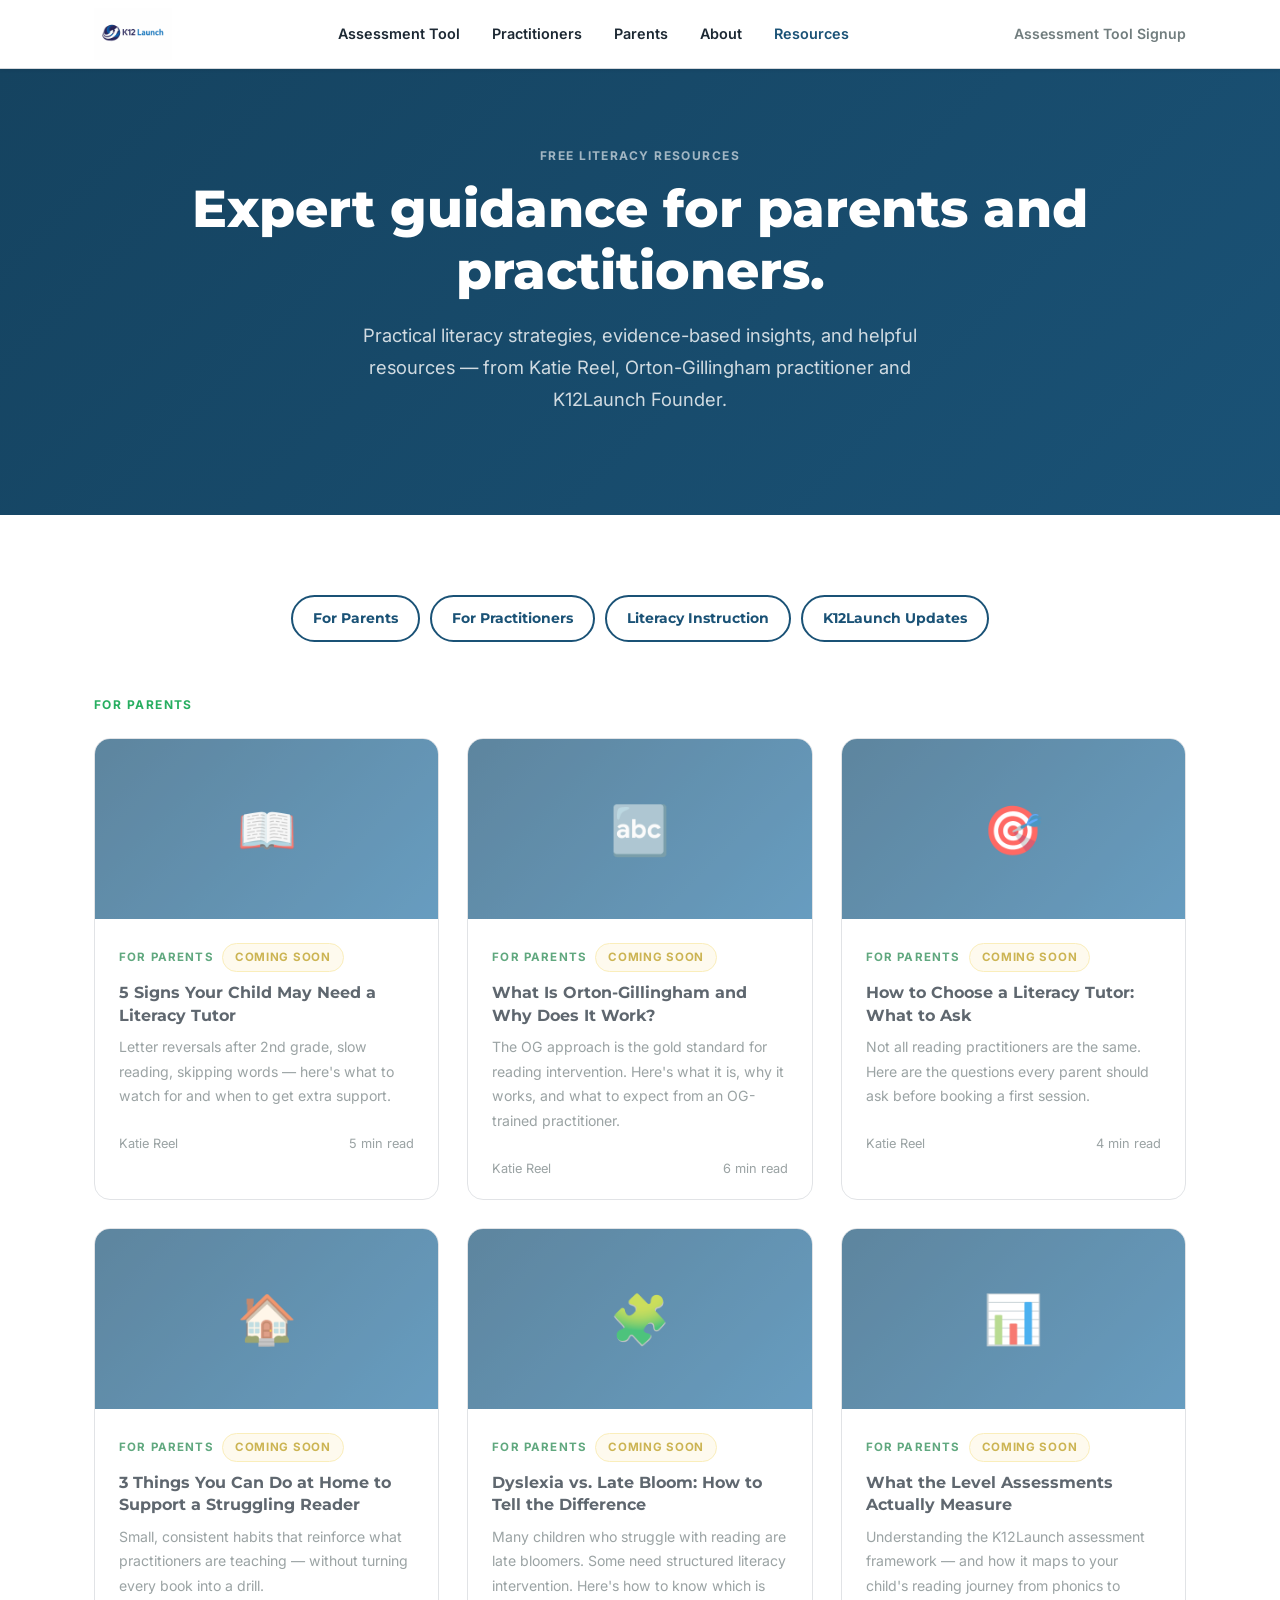
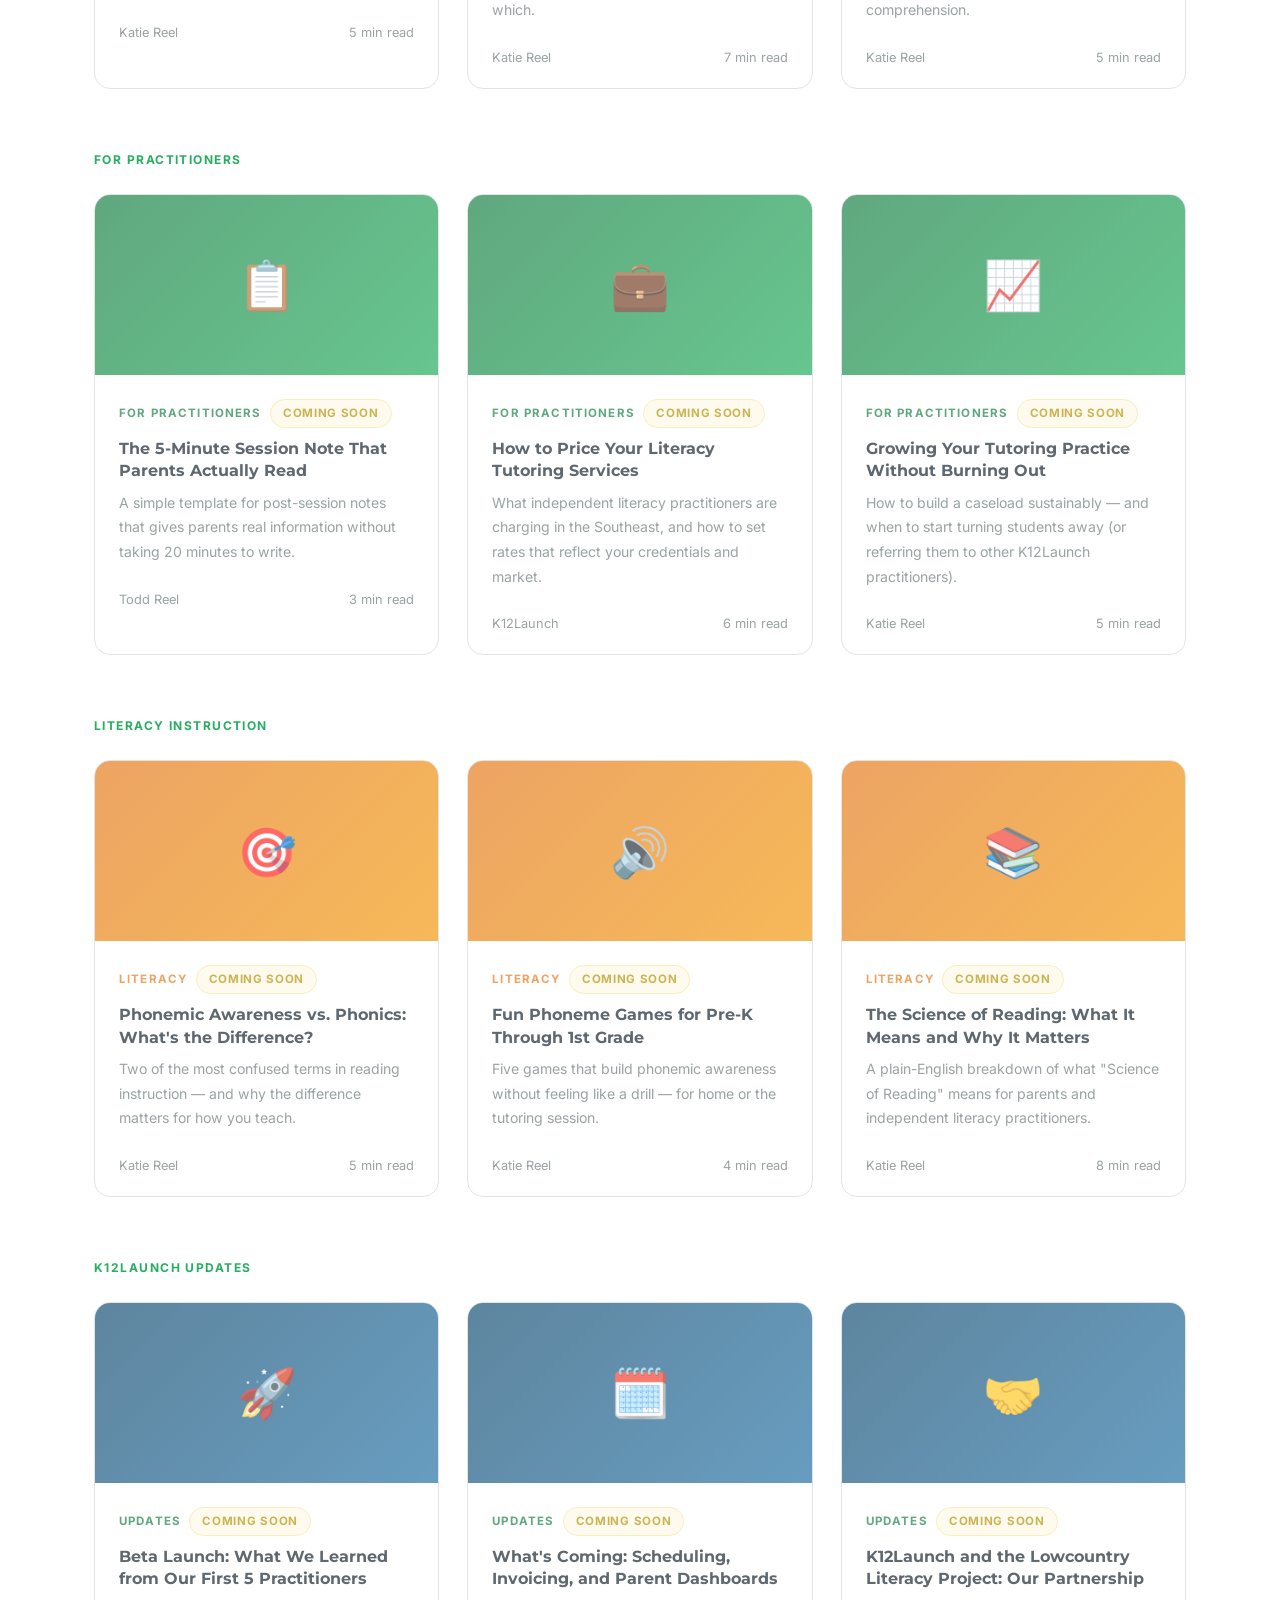
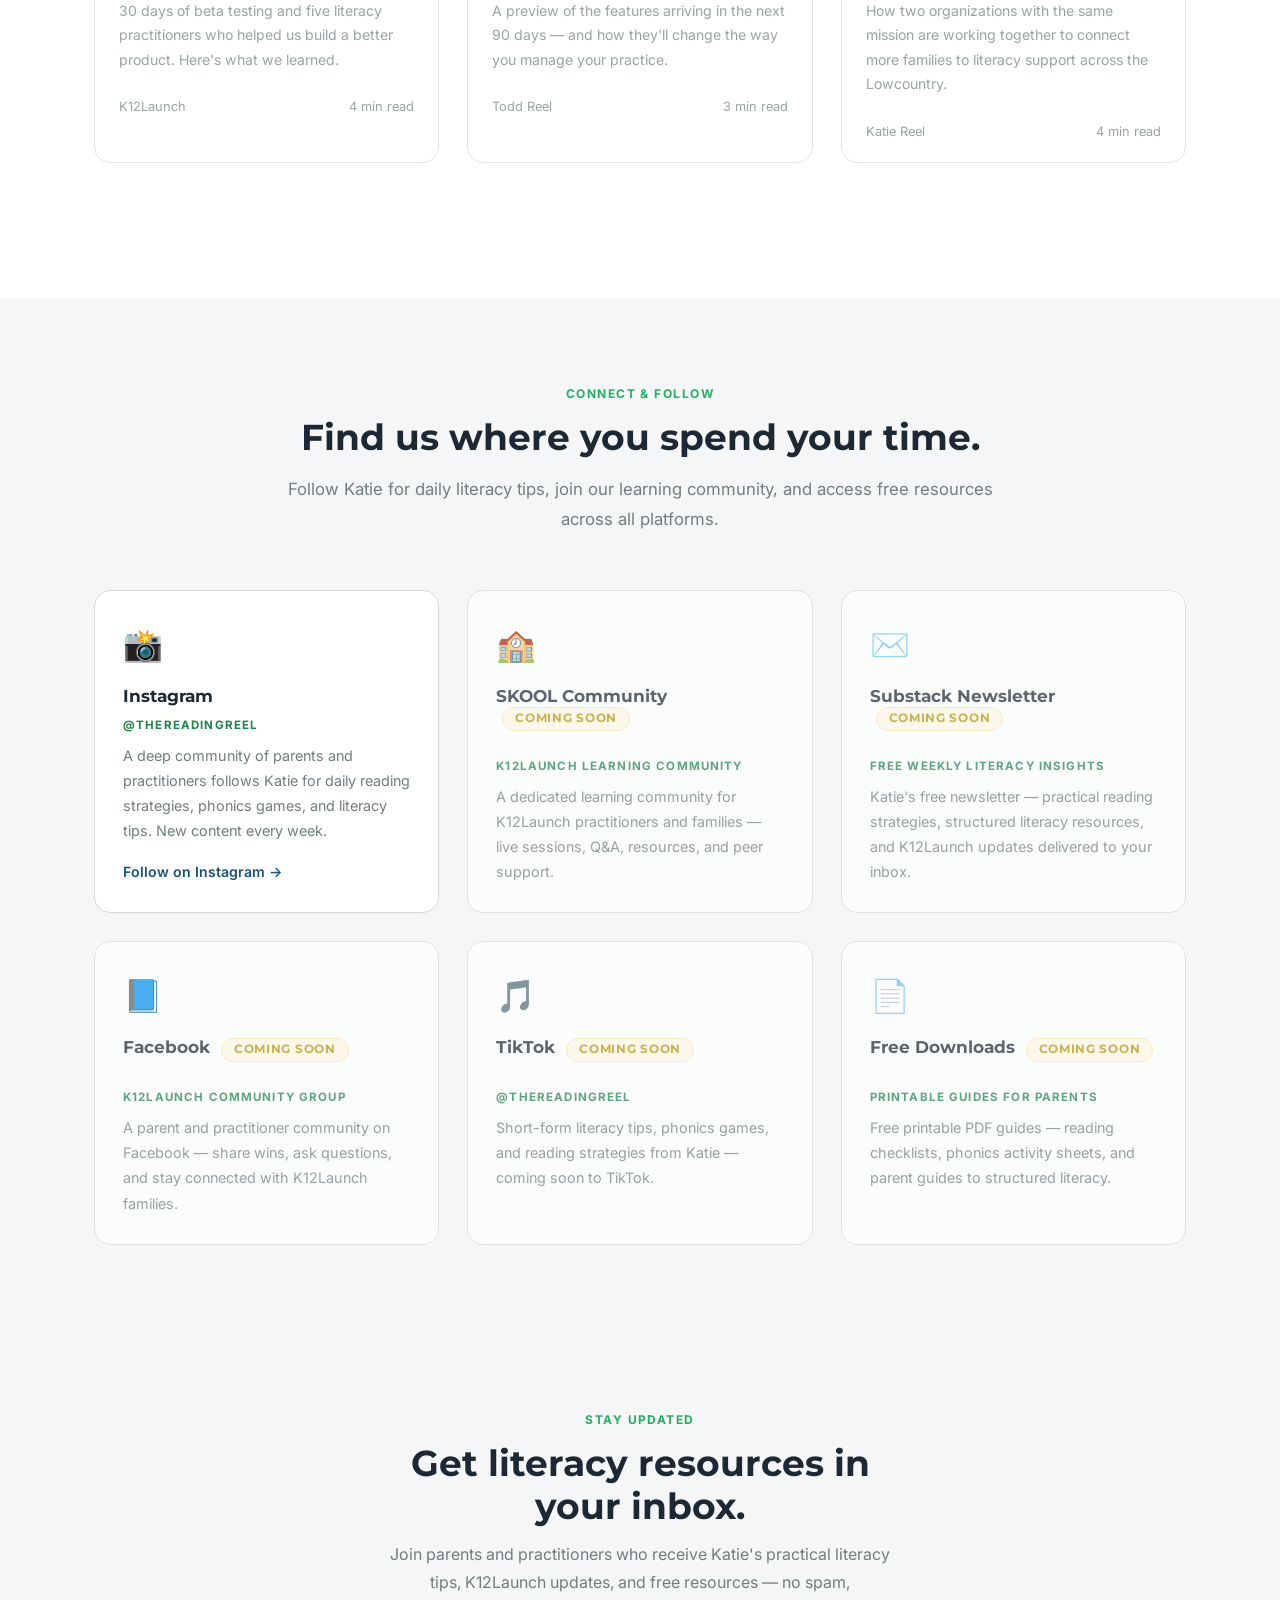
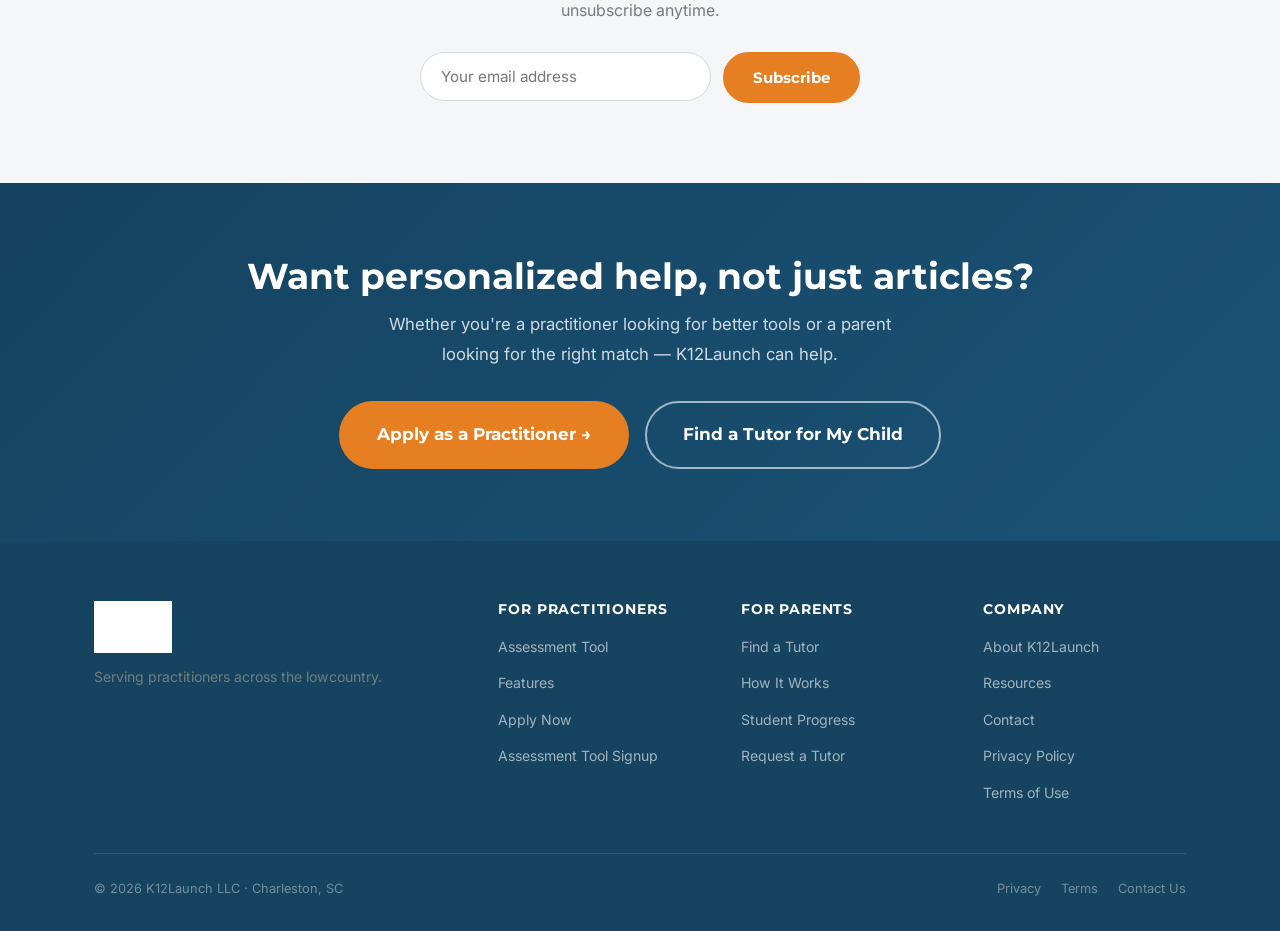
<file: resources.html>
﻿<!DOCTYPE html>
<html lang="en">
<head>
  <meta charset="UTF-8" />
  <meta name="viewport" content="width=device-width, initial-scale=1.0" />
  <title>Free Literacy Resources for Parents & Practitioners | K12Launch</title>
  <meta name="description" content="Free reading and literacy resources from K12Launch and Katie Reel — Orton-Gillingham practitioner, structured literacy expert, and partner of the Lowcountry Literacy Project in Charleston, SC." />
  <link rel="stylesheet" href="css/styles.css" />
  <!-- Google tag (gtag.js) -->
  <script async src="https://www.googletagmanager.com/gtag/js?id=G-DFDYP14PJ8"></script>
  <script>
    window.dataLayer = window.dataLayer || [];
    function gtag(){dataLayer.push(arguments);}
    gtag('js', new Date());
    gtag('config', 'G-DFDYP14PJ8');
  </script>
</head>
<body>

<header class="nav">
  <div class="container">
    <div class="nav-inner">
      <a href="index.html" class="nav-logo"><img src="assets/k12launch-brand-logo.png" alt="K12Launch" /></a>
      <nav class="nav-links">
        <a href="assessment-tool.html">Assessment Tool</a><a href="for-tutors.html">Practitioners</a><a href="for-parents.html">Parents</a>
        <a href="about.html">About</a><a href="resources.html" class="active">Resources</a>
      </nav>
      <div class="nav-actions">
        <a href="https://educator.app.k12launch.com/" target="_blank" rel="noopener noreferrer" class="nav-login">Assessment Tool Signup</a>
        <button class="nav-hamburger" aria-label="Toggle menu" aria-expanded="false"><span></span><span></span><span></span></button>
      </div>
    </div>
  </div>
  <nav class="nav-mobile">
    <a href="assessment-tool.html">Assessment Tool</a><a href="for-tutors.html">Practitioners</a><a href="for-parents.html">Parents</a>
    <a href="about.html">About</a><a href="resources.html">Resources</a>
    <a href="https://educator.app.k12launch.com/" target="_blank" rel="noopener noreferrer">Assessment Tool Signup</a>
  </nav>
</header>

<section class="page-hero">
  <div class="container">
    <div class="section-label section-label--light">Free Literacy Resources</div>
    <h1>Expert guidance for parents and practitioners.</h1>
    <p class="lead">Practical literacy strategies, evidence-based insights, and helpful resources — from Katie Reel, Orton-Gillingham practitioner and K12Launch Founder.</p>
  </div>
</section>

<!-- CATEGORIES -->
<section class="section">
  <div class="container">
    <div style="display:flex;gap:10px;flex-wrap:wrap;margin-bottom:48px;justify-content:center">
      <a href="#parents"  class="btn btn-outline btn-sm">For Parents</a>
      <a href="#practitioners"   class="btn btn-outline btn-sm">For Practitioners</a>
      <a href="#literacy" class="btn btn-outline btn-sm">Literacy Instruction</a>
      <a href="#news"     class="btn btn-outline btn-sm">K12Launch Updates</a>
    </div>

    <!-- FOR PARENTS -->
    <div id="parents">
      <div class="section-label" style="margin-bottom:24px">For Parents</div>
      <div class="blog-grid" style="margin-bottom:56px">
        <div class="blog-card" style="opacity:.7;pointer-events:none">
          <div class="blog-card-img">📖</div>
          <div class="blog-card-body">
            <div class="blog-cat">For Parents &nbsp;<span class="badge badge--coming">Coming Soon</span></div>
            <h3>5 Signs Your Child May Need a Literacy Tutor</h3>
            <p>Letter reversals after 2nd grade, slow reading, skipping words — here's what to watch for and when to get extra support.</p>
          </div>
          <div class="blog-card-footer"><span>Katie Reel</span><span>5 min read</span></div>
        </div>
        <div class="blog-card" style="opacity:.7;pointer-events:none">
          <div class="blog-card-img">🔤</div>
          <div class="blog-card-body">
            <div class="blog-cat">For Parents &nbsp;<span class="badge badge--coming">Coming Soon</span></div>
            <h3>What Is Orton-Gillingham and Why Does It Work?</h3>
            <p>The OG approach is the gold standard for reading intervention. Here's what it is, why it works, and what to expect from an OG-trained practitioner.</p>
          </div>
          <div class="blog-card-footer"><span>Katie Reel</span><span>6 min read</span></div>
        </div>
        <div class="blog-card" style="opacity:.7;pointer-events:none">
          <div class="blog-card-img">🎯</div>
          <div class="blog-card-body">
            <div class="blog-cat">For Parents &nbsp;<span class="badge badge--coming">Coming Soon</span></div>
            <h3>How to Choose a Literacy Tutor: What to Ask</h3>
            <p>Not all reading practitioners are the same. Here are the questions every parent should ask before booking a first session.</p>
          </div>
          <div class="blog-card-footer"><span>Katie Reel</span><span>4 min read</span></div>
        </div>
        <div class="blog-card" style="opacity:.7;pointer-events:none">
          <div class="blog-card-img">🏠</div>
          <div class="blog-card-body">
            <div class="blog-cat">For Parents &nbsp;<span class="badge badge--coming">Coming Soon</span></div>
            <h3>3 Things You Can Do at Home to Support a Struggling Reader</h3>
            <p>Small, consistent habits that reinforce what practitioners are teaching — without turning every book into a drill.</p>
          </div>
          <div class="blog-card-footer"><span>Katie Reel</span><span>5 min read</span></div>
        </div>
        <div class="blog-card" style="opacity:.7;pointer-events:none">
          <div class="blog-card-img">🧩</div>
          <div class="blog-card-body">
            <div class="blog-cat">For Parents &nbsp;<span class="badge badge--coming">Coming Soon</span></div>
            <h3>Dyslexia vs. Late Bloom: How to Tell the Difference</h3>
            <p>Many children who struggle with reading are late bloomers. Some need structured literacy intervention. Here's how to know which is which.</p>
          </div>
          <div class="blog-card-footer"><span>Katie Reel</span><span>7 min read</span></div>
        </div>
        <div class="blog-card" style="opacity:.7;pointer-events:none">
          <div class="blog-card-img">📊</div>
          <div class="blog-card-body">
            <div class="blog-cat">For Parents &nbsp;<span class="badge badge--coming">Coming Soon</span></div>
            <h3>What the Level Assessments Actually Measure</h3>
            <p>Understanding the K12Launch assessment framework — and how it maps to your child's reading journey from phonics to comprehension.</p>
          </div>
          <div class="blog-card-footer"><span>Katie Reel</span><span>5 min read</span></div>
        </div>
      </div>
    </div>

    <!-- FOR TUTORS -->
    <div id="practitioners">
      <div class="section-label" style="margin-bottom:24px">For Practitioners</div>
      <div class="blog-grid" style="margin-bottom:56px">
        <div class="blog-card" style="opacity:.7;pointer-events:none">
          <div class="blog-card-img" style="background:linear-gradient(135deg,var(--secondary),var(--secondary-light))">📋</div>
          <div class="blog-card-body">
            <div class="blog-cat" style="color:var(--secondary)">For Practitioners &nbsp;<span class="badge badge--coming">Coming Soon</span></div>
            <h3>The 5-Minute Session Note That Parents Actually Read</h3>
            <p>A simple template for post-session notes that gives parents real information without taking 20 minutes to write.</p>
          </div>
          <div class="blog-card-footer"><span>Todd Reel</span><span>3 min read</span></div>
        </div>
        <div class="blog-card" style="opacity:.7;pointer-events:none">
          <div class="blog-card-img" style="background:linear-gradient(135deg,var(--secondary),var(--secondary-light))">💼</div>
          <div class="blog-card-body">
            <div class="blog-cat" style="color:var(--secondary)">For Practitioners &nbsp;<span class="badge badge--coming">Coming Soon</span></div>
            <h3>How to Price Your Literacy Tutoring Services</h3>
            <p>What independent literacy practitioners are charging in the Southeast, and how to set rates that reflect your credentials and market.</p>
          </div>
          <div class="blog-card-footer"><span>K12Launch</span><span>6 min read</span></div>
        </div>
        <div class="blog-card" style="opacity:.7;pointer-events:none">
          <div class="blog-card-img" style="background:linear-gradient(135deg,var(--secondary),var(--secondary-light))">📈</div>
          <div class="blog-card-body">
            <div class="blog-cat" style="color:var(--secondary)">For Practitioners &nbsp;<span class="badge badge--coming">Coming Soon</span></div>
            <h3>Growing Your Tutoring Practice Without Burning Out</h3>
            <p>How to build a caseload sustainably — and when to start turning students away (or referring them to other K12Launch practitioners).</p>
          </div>
          <div class="blog-card-footer"><span>Katie Reel</span><span>5 min read</span></div>
        </div>
      </div>
    </div>

    <!-- LITERACY INSTRUCTION -->
    <div id="literacy">
      <div class="section-label" style="margin-bottom:24px">Literacy Instruction</div>
      <div class="blog-grid" style="margin-bottom:56px">
        <div class="blog-card" style="opacity:.7;pointer-events:none">
          <div class="blog-card-img" style="background:linear-gradient(135deg,var(--accent),#F39C12)">🎯</div>
          <div class="blog-card-body">
            <div class="blog-cat" style="color:var(--accent)">Literacy &nbsp;<span class="badge badge--coming">Coming Soon</span></div>
            <h3>Phonemic Awareness vs. Phonics: What's the Difference?</h3>
            <p>Two of the most confused terms in reading instruction — and why the difference matters for how you teach.</p>
          </div>
          <div class="blog-card-footer"><span>Katie Reel</span><span>5 min read</span></div>
        </div>
        <div class="blog-card" style="opacity:.7;pointer-events:none">
          <div class="blog-card-img" style="background:linear-gradient(135deg,var(--accent),#F39C12)">🔊</div>
          <div class="blog-card-body">
            <div class="blog-cat" style="color:var(--accent)">Literacy &nbsp;<span class="badge badge--coming">Coming Soon</span></div>
            <h3>Fun Phoneme Games for Pre-K Through 1st Grade</h3>
            <p>Five games that build phonemic awareness without feeling like a drill — for home or the tutoring session.</p>
          </div>
          <div class="blog-card-footer"><span>Katie Reel</span><span>4 min read</span></div>
        </div>
        <div class="blog-card" style="opacity:.7;pointer-events:none">
          <div class="blog-card-img" style="background:linear-gradient(135deg,var(--accent),#F39C12)">📚</div>
          <div class="blog-card-body">
            <div class="blog-cat" style="color:var(--accent)">Literacy &nbsp;<span class="badge badge--coming">Coming Soon</span></div>
            <h3>The Science of Reading: What It Means and Why It Matters</h3>
            <p>A plain-English breakdown of what "Science of Reading" means for parents and independent literacy practitioners.</p>
          </div>
          <div class="blog-card-footer"><span>Katie Reel</span><span>8 min read</span></div>
        </div>
      </div>
    </div>

    <!-- UPDATES -->
    <div id="news">
      <div class="section-label" style="margin-bottom:24px">K12Launch Updates</div>
      <div class="blog-grid" style="margin-bottom:56px">
        <div class="blog-card" style="opacity:.7;pointer-events:none">
          <div class="blog-card-img" style="background:linear-gradient(135deg,var(--primary),var(--primary-light))">🚀</div>
          <div class="blog-card-body">
            <div class="blog-cat">Updates &nbsp;<span class="badge badge--coming">Coming Soon</span></div>
            <h3>Beta Launch: What We Learned from Our First 5 Practitioners</h3>
            <p>30 days of beta testing and five literacy practitioners who helped us build a better product. Here's what we learned.</p>
          </div>
          <div class="blog-card-footer"><span>K12Launch</span><span>4 min read</span></div>
        </div>
        <div class="blog-card" style="opacity:.7;pointer-events:none">
          <div class="blog-card-img" style="background:linear-gradient(135deg,var(--primary),var(--primary-light))">🗓️</div>
          <div class="blog-card-body">
            <div class="blog-cat">Updates &nbsp;<span class="badge badge--coming">Coming Soon</span></div>
            <h3>What's Coming: Scheduling, Invoicing, and Parent Dashboards</h3>
            <p>A preview of the features arriving in the next 90 days — and how they'll change the way you manage your practice.</p>
          </div>
          <div class="blog-card-footer"><span>Todd Reel</span><span>3 min read</span></div>
        </div>
        <div class="blog-card" style="opacity:.7;pointer-events:none">
          <div class="blog-card-img" style="background:linear-gradient(135deg,var(--primary),var(--primary-light))">🤝</div>
          <div class="blog-card-body">
            <div class="blog-cat">Updates &nbsp;<span class="badge badge--coming">Coming Soon</span></div>
            <h3>K12Launch and the Lowcountry Literacy Project: Our Partnership</h3>
            <p>How two organizations with the same mission are working together to connect more families to literacy support across the Lowcountry.</p>
          </div>
          <div class="blog-card-footer"><span>Katie Reel</span><span>4 min read</span></div>
        </div>
      </div>
    </div>

  </div>
</section>

<!-- CONNECT & FOLLOW -->
<section class="section section--gray" id="connect">
  <div class="container">
    <div class="section-header text-center">
      <div class="section-label">Connect &amp; Follow</div>
      <h2>Find us where you spend your time.</h2>
      <p>Follow Katie for daily literacy tips, join our learning community, and access free resources across all platforms.</p>
    </div>
    <div class="grid-3" style="margin-bottom:0">

      <!-- Instagram -->
      <a href="https://instagram.com/thereadingreel" target="_blank" rel="noopener noreferrer" class="feature-card" style="text-decoration:none;display:block;cursor:pointer">
        <div class="feature-icon">📸</div>
        <h3>Instagram</h3>
        <div class="blog-cat" style="margin-bottom:8px">@thereadingreel</div>
        <p>A deep community of parents and practitioners follows Katie for daily reading strategies, phonics games, and literacy tips. New content every week.</p>
        <div style="margin-top:16px;color:var(--primary);font-weight:600;font-size:.88rem">Follow on Instagram →</div>
      </a>

      <!-- SKOOL -->
      <div class="feature-card" style="opacity:.7">
        <div class="feature-icon">🏫</div>
        <h3>SKOOL Community <span class="badge badge--coming" style="margin-left:6px">Coming Soon</span></h3>
        <div class="blog-cat" style="margin-bottom:8px">K12Launch Learning Community</div>
        <p>A dedicated learning community for K12Launch practitioners and families — live sessions, Q&amp;A, resources, and peer support.</p>
      </div>

      <!-- Substack -->
      <div class="feature-card" style="opacity:.7">
        <div class="feature-icon">✉️</div>
        <h3>Substack Newsletter <span class="badge badge--coming" style="margin-left:6px">Coming Soon</span></h3>
        <div class="blog-cat" style="margin-bottom:8px">Free weekly literacy insights</div>
        <p>Katie's free newsletter — practical reading strategies, structured literacy resources, and K12Launch updates delivered to your inbox.</p>
      </div>

      <!-- Facebook -->
      <div class="feature-card" style="opacity:.7">
        <div class="feature-icon">📘</div>
        <h3>Facebook <span class="badge badge--coming" style="margin-left:6px">Coming Soon</span></h3>
        <div class="blog-cat" style="margin-bottom:8px">K12Launch Community Group</div>
        <p>A parent and practitioner community on Facebook — share wins, ask questions, and stay connected with K12Launch families.</p>
      </div>

      <!-- TikTok -->
      <div class="feature-card" style="opacity:.7">
        <div class="feature-icon">🎵</div>
        <h3>TikTok <span class="badge badge--coming" style="margin-left:6px">Coming Soon</span></h3>
        <div class="blog-cat" style="margin-bottom:8px">@thereadingreel</div>
        <p>Short-form literacy tips, phonics games, and reading strategies from Katie — coming soon to TikTok.</p>
      </div>

      <!-- Downloadable PDFs -->
      <div class="feature-card" style="opacity:.7">
        <div class="feature-icon">📄</div>
        <h3>Free Downloads <span class="badge badge--coming" style="margin-left:6px">Coming Soon</span></h3>
        <div class="blog-cat" style="margin-bottom:8px">Printable guides for parents</div>
        <p>Free printable PDF guides — reading checklists, phonics activity sheets, and parent guides to structured literacy.</p>
      </div>

    </div>
  </div>
</section>

<!-- EMAIL SIGNUP -->
<section class="section section--gray">
  <div class="container text-center" style="max-width:560px;margin:0 auto">
    <div class="section-label">Stay Updated</div>
    <h2 style="margin-bottom:12px">Get literacy resources in your inbox.</h2>
    <p style="margin-bottom:28px">Join parents and practitioners who receive Katie's practical literacy tips, K12Launch updates, and free resources — no spam, unsubscribe anytime.</p>
    <form data-form="newsletter" style="display:flex;gap:12px;max-width:440px;margin:0 auto" novalidate>
      <div class="form-group" style="flex:1;gap:0">
        <input type="email" name="email" placeholder="Your email address" required style="border-radius:999px;padding:14px 20px" />
      </div>
      <button type="submit" class="btn btn-primary" style="flex-shrink:0">Subscribe</button>
    </form>
    <div class="alert alert--success" style="margin-top:16px;display:none">✓ You're subscribed! Check your inbox for a welcome email.</div>
  </div>
</section>

<!-- CTA -->
<section class="cta-band">
  <div class="container">
    <h2>Want personalized help, not just articles?</h2>
    <p>Whether you're a practitioner looking for better tools or a parent looking for the right match — K12Launch can help.</p>
    <div class="btn-group">
      <a href="https://tally.so/r/obxk0M" target="_blank" rel="noopener noreferrer" class="btn btn-primary btn-lg">Apply as a Practitioner →</a>
      <a href="contact.html" class="btn btn-secondary btn-lg">Find a Tutor for My Child</a>
    </div>
  </div>
</section>

<footer class="footer">
  <div class="container">
    <div class="footer-grid">
      <div class="footer-brand">
        <a href="index.html" class="nav-logo">
          <img src="assets/k12launch-brand-logo.png" alt="K12Launch" />
        </a>
        <p class="footer-tagline">Serving practitioners across the lowcountry.</p>
      </div>
      <div class="footer-col">
        <h5>For Practitioners</h5>
        <ul>
          <li><a href="assessment-tool.html">Assessment Tool</a></li>
          <li><a href="for-tutors.html">Features</a></li>
          <li><a href="contact.html">Apply Now</a></li>
          <li><a href="https://educator.app.k12launch.com/" target="_blank" rel="noopener noreferrer">Assessment Tool Signup</a></li>
        </ul>
      </div>
      <div class="footer-col">
        <h5>For Parents</h5>
        <ul>
          <li><a href="for-parents.html">Find a Tutor</a></li>
          <li><a href="for-parents.html#how-it-works">How It Works</a></li>
          <li><a href="for-parents.html#progress">Student Progress</a></li>
          <li><a href="for-parents.html#parent-intake">Request a Tutor</a></li>
        </ul>
      </div>
      <div class="footer-col">
        <h5>Company</h5>
        <ul>
          <li><a href="about.html">About K12Launch</a></li>
          <li><a href="resources.html">Resources</a></li>
          <li><a href="mailto:k12launch@gmail.com">Contact</a></li>
          <li><a href="privacy.html">Privacy Policy</a></li>
          <li><a href="terms.html">Terms of Use</a></li>
        </ul>
      </div>
    </div>
    <div class="footer-bottom">
      <span>© 2026 K12Launch LLC · Charleston, SC</span>
      <div class="footer-bottom-links">
        <a href="privacy.html">Privacy</a>
        <a href="terms.html">Terms</a>
        <a href="mailto:k12launch@gmail.com">Contact Us</a>
      </div>
    </div>
  </div>
</footer>
<script src="js/main.js"></script>
</body>
</html>
</file>
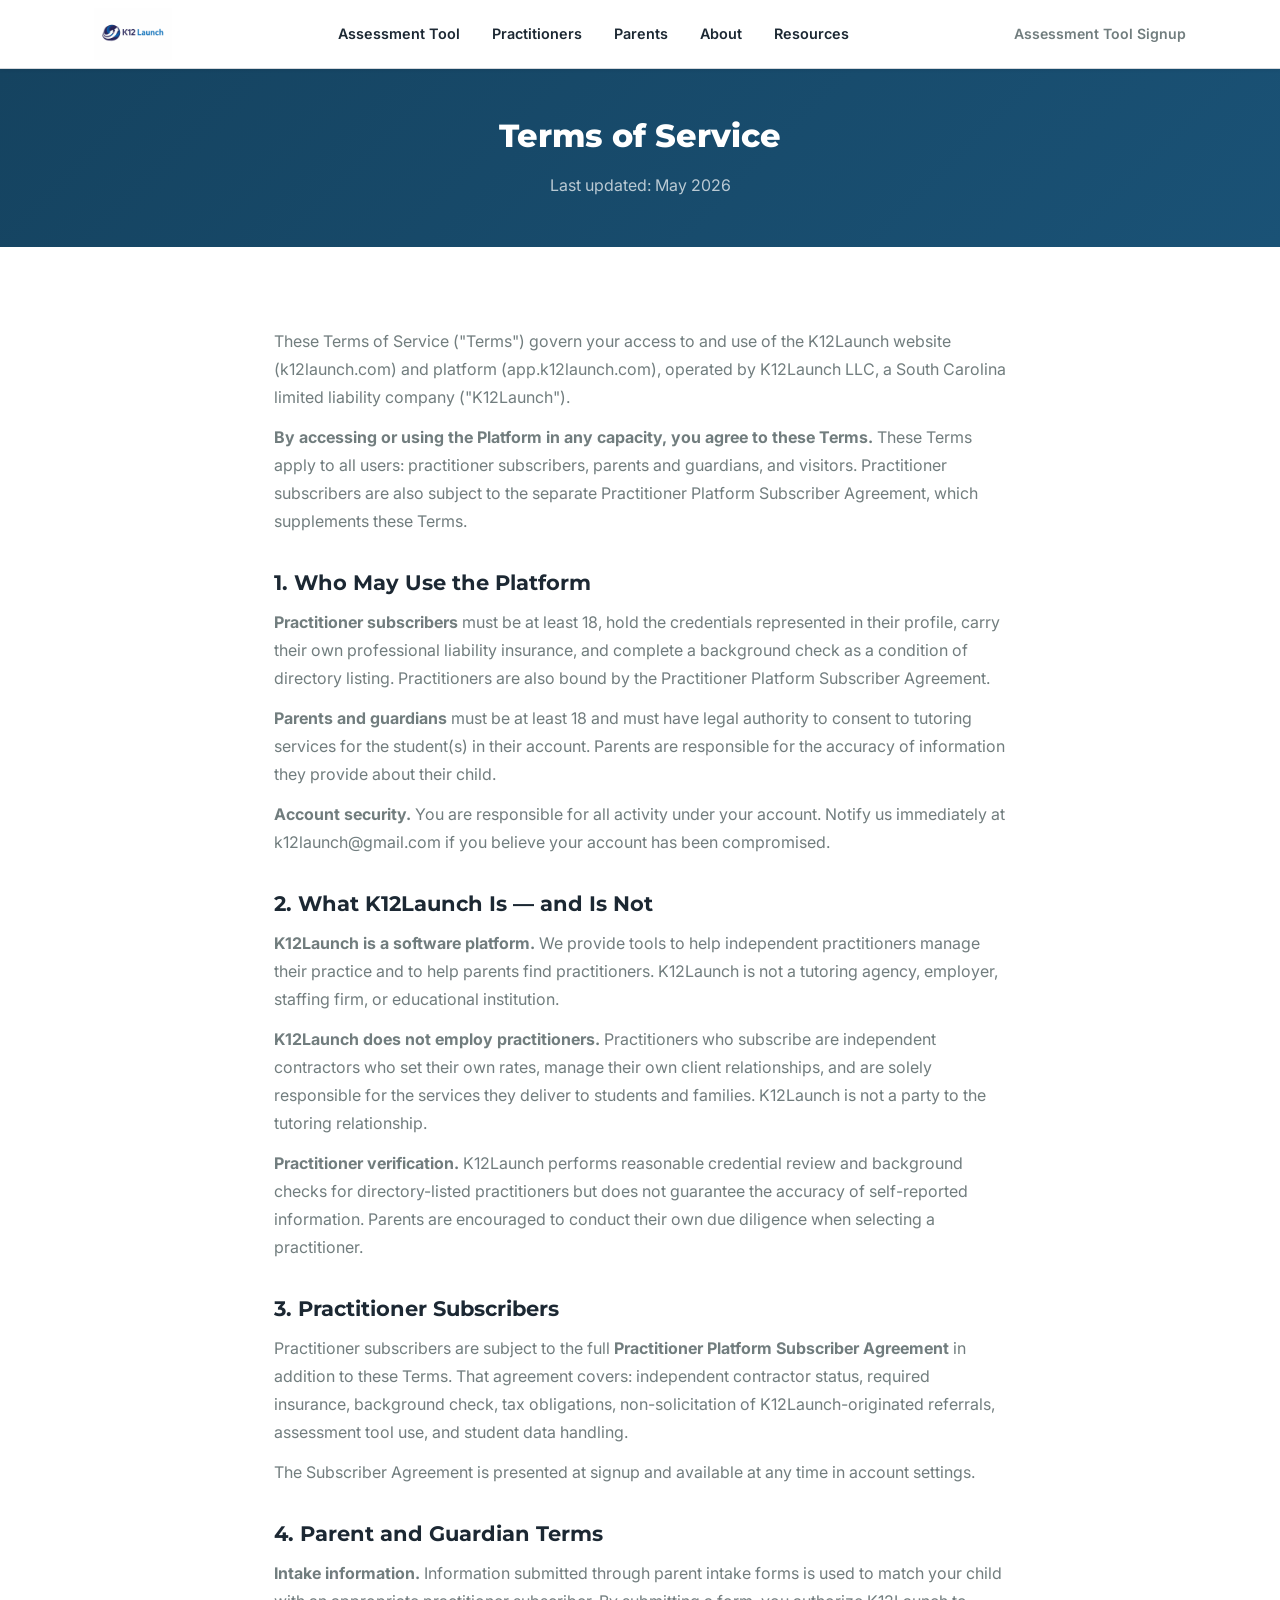
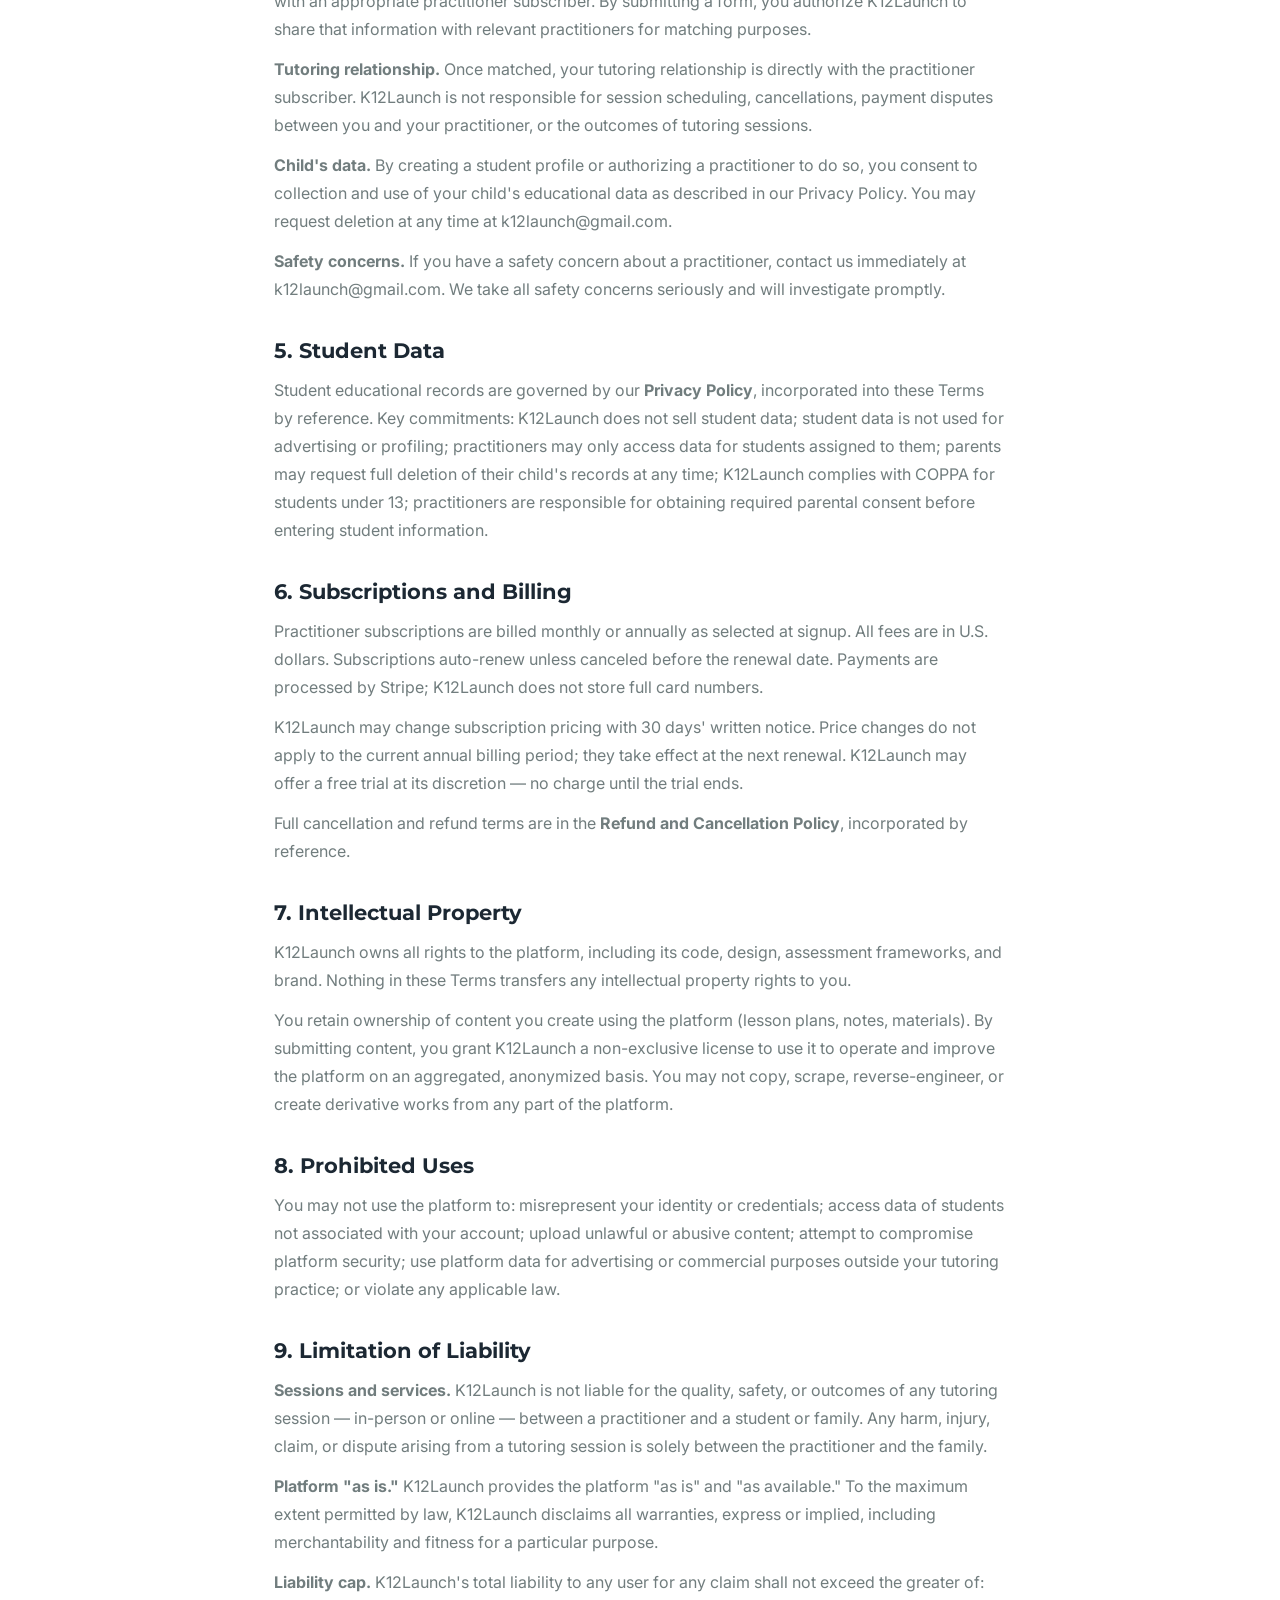
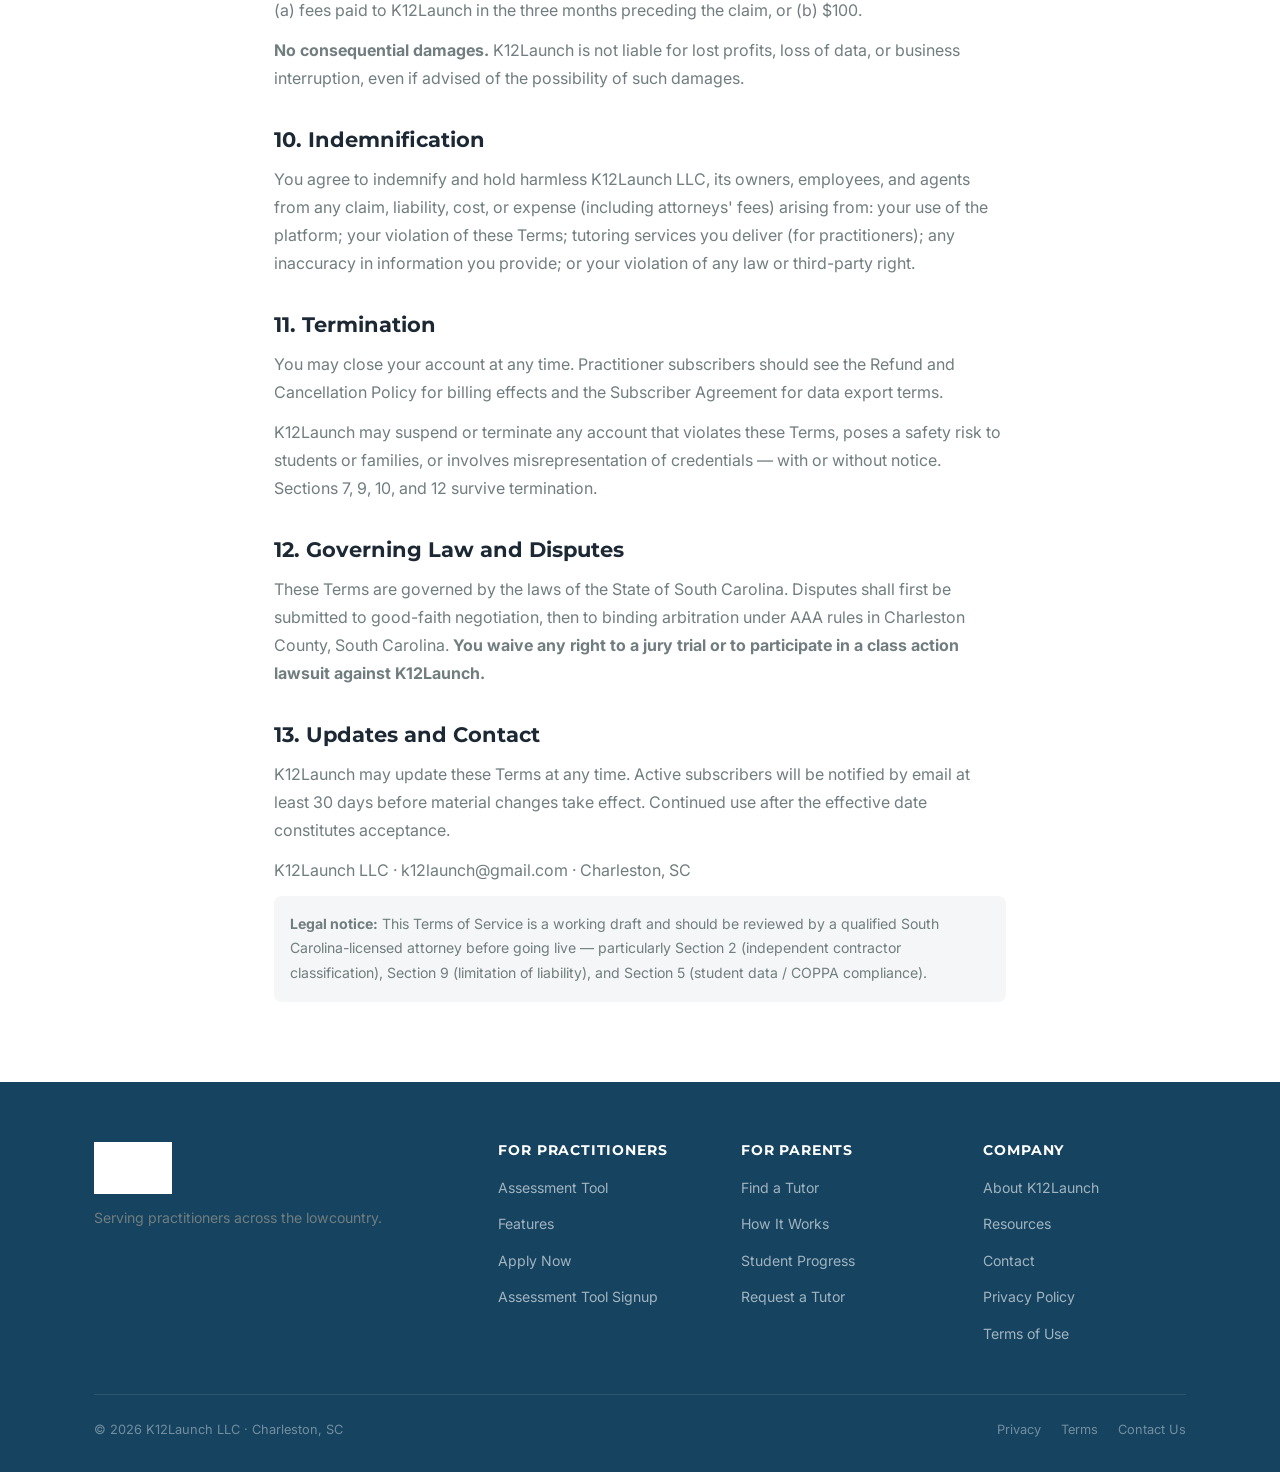
<file: terms.html>
﻿<!DOCTYPE html>
<html lang="en">
<head>
  <meta charset="UTF-8" />
  <meta name="viewport" content="width=device-width, initial-scale=1.0" />
  <title>Terms of Service | K12Launch</title>
  <link rel="stylesheet" href="css/styles.css" />
  <!-- Google tag (gtag.js) -->
  <script async src="https://www.googletagmanager.com/gtag/js?id=G-DFDYP14PJ8"></script>
  <script>
    window.dataLayer = window.dataLayer || [];
    function gtag(){dataLayer.push(arguments);}
    gtag('js', new Date());
    gtag('config', 'G-DFDYP14PJ8');
  </script>
</head>
<body>

<header class="nav">
  <div class="container">
    <div class="nav-inner">
      <a href="index.html" class="nav-logo"><img src="assets/k12launch-brand-logo.png" alt="K12Launch" /></a>
      <nav class="nav-links">
        <a href="assessment-tool.html">Assessment Tool</a><a href="for-tutors.html">Practitioners</a>
        <a href="for-parents.html">Parents</a>
        <a href="about.html">About</a>
        <a href="resources.html">Resources</a>
      </nav>
      <div class="nav-actions">
        <a href="https://educator.app.k12launch.com/" target="_blank" rel="noopener noreferrer" class="nav-login">Assessment Tool Signup</a>
        <button class="nav-hamburger" aria-label="Toggle menu" aria-expanded="false">
          <span></span><span></span><span></span>
        </button>
      </div>
    </div>
  </div>
  <nav class="nav-mobile">
    <a href="assessment-tool.html">Assessment Tool</a><a href="for-tutors.html">Practitioners</a>
    <a href="for-parents.html">Parents</a>
    <a href="about.html">About</a>
    <a href="resources.html">Resources</a>
    <a href="https://educator.app.k12launch.com/" target="_blank" rel="noopener noreferrer">Assessment Tool Signup</a>
  </nav>
</header>

<section class="page-hero" style="padding: 48px 0;">
  <div class="container">
    <h1 style="font-size: 2rem;">Terms of Service</h1>
    <p style="color: rgba(255,255,255,0.7);">Last updated: May 2026</p>
  </div>
</section>

<section class="section">
  <div class="container" style="max-width: 780px; margin: 0 auto;">
    <div style="display: flex; flex-direction: column; gap: 36px;">

      <div>
        <p>These Terms of Service ("Terms") govern your access to and use of the K12Launch website (k12launch.com) and platform (app.k12launch.com), operated by K12Launch LLC, a South Carolina limited liability company ("K12Launch").</p>
        <p style="margin-top: 12px;"><strong>By accessing or using the Platform in any capacity, you agree to these Terms.</strong> These Terms apply to all users: practitioner subscribers, parents and guardians, and visitors. Practitioner subscribers are also subject to the separate Practitioner Platform Subscriber Agreement, which supplements these Terms.</p>
      </div>

      <div>
        <h2 style="font-size: 1.3rem; margin-bottom: 12px;">1. Who May Use the Platform</h2>
        <p style="margin-bottom: 12px;"><strong>Practitioner subscribers</strong> must be at least 18, hold the credentials represented in their profile, carry their own professional liability insurance, and complete a background check as a condition of directory listing. Practitioners are also bound by the Practitioner Platform Subscriber Agreement.</p>
        <p style="margin-bottom: 12px;"><strong>Parents and guardians</strong> must be at least 18 and must have legal authority to consent to tutoring services for the student(s) in their account. Parents are responsible for the accuracy of information they provide about their child.</p>
        <p><strong>Account security.</strong> You are responsible for all activity under your account. Notify us immediately at k12launch@gmail.com if you believe your account has been compromised.</p>
      </div>

      <div>
        <h2 style="font-size: 1.3rem; margin-bottom: 12px;">2. What K12Launch Is — and Is Not</h2>
        <p style="margin-bottom: 12px;"><strong>K12Launch is a software platform.</strong> We provide tools to help independent practitioners manage their practice and to help parents find practitioners. K12Launch is not a tutoring agency, employer, staffing firm, or educational institution.</p>
        <p style="margin-bottom: 12px;"><strong>K12Launch does not employ practitioners.</strong> Practitioners who subscribe are independent contractors who set their own rates, manage their own client relationships, and are solely responsible for the services they deliver to students and families. K12Launch is not a party to the tutoring relationship.</p>
        <p><strong>Practitioner verification.</strong> K12Launch performs reasonable credential review and background checks for directory-listed practitioners but does not guarantee the accuracy of self-reported information. Parents are encouraged to conduct their own due diligence when selecting a practitioner.</p>
      </div>

      <div>
        <h2 style="font-size: 1.3rem; margin-bottom: 12px;">3. Practitioner Subscribers</h2>
        <p style="margin-bottom: 12px;">Practitioner subscribers are subject to the full <strong>Practitioner Platform Subscriber Agreement</strong> in addition to these Terms. That agreement covers: independent contractor status, required insurance, background check, tax obligations, non-solicitation of K12Launch-originated referrals, assessment tool use, and student data handling.</p>
        <p>The Subscriber Agreement is presented at signup and available at any time in account settings.</p>
      </div>

      <div>
        <h2 style="font-size: 1.3rem; margin-bottom: 12px;">4. Parent and Guardian Terms</h2>
        <p style="margin-bottom: 12px;"><strong>Intake information.</strong> Information submitted through parent intake forms is used to match your child with an appropriate practitioner subscriber. By submitting a form, you authorize K12Launch to share that information with relevant practitioners for matching purposes.</p>
        <p style="margin-bottom: 12px;"><strong>Tutoring relationship.</strong> Once matched, your tutoring relationship is directly with the practitioner subscriber. K12Launch is not responsible for session scheduling, cancellations, payment disputes between you and your practitioner, or the outcomes of tutoring sessions.</p>
        <p style="margin-bottom: 12px;"><strong>Child's data.</strong> By creating a student profile or authorizing a practitioner to do so, you consent to collection and use of your child's educational data as described in our Privacy Policy. You may request deletion at any time at k12launch@gmail.com.</p>
        <p><strong>Safety concerns.</strong> If you have a safety concern about a practitioner, contact us immediately at k12launch@gmail.com. We take all safety concerns seriously and will investigate promptly.</p>
      </div>

      <div>
        <h2 style="font-size: 1.3rem; margin-bottom: 12px;">5. Student Data</h2>
        <p>Student educational records are governed by our <strong>Privacy Policy</strong>, incorporated into these Terms by reference. Key commitments: K12Launch does not sell student data; student data is not used for advertising or profiling; practitioners may only access data for students assigned to them; parents may request full deletion of their child's records at any time; K12Launch complies with COPPA for students under 13; practitioners are responsible for obtaining required parental consent before entering student information.</p>
      </div>

      <div>
        <h2 style="font-size: 1.3rem; margin-bottom: 12px;">6. Subscriptions and Billing</h2>
        <p style="margin-bottom: 12px;">Practitioner subscriptions are billed monthly or annually as selected at signup. All fees are in U.S. dollars. Subscriptions auto-renew unless canceled before the renewal date. Payments are processed by Stripe; K12Launch does not store full card numbers.</p>
        <p style="margin-bottom: 12px;">K12Launch may change subscription pricing with 30 days' written notice. Price changes do not apply to the current annual billing period; they take effect at the next renewal. K12Launch may offer a free trial at its discretion — no charge until the trial ends.</p>
        <p>Full cancellation and refund terms are in the <strong>Refund and Cancellation Policy</strong>, incorporated by reference.</p>
      </div>

      <div>
        <h2 style="font-size: 1.3rem; margin-bottom: 12px;">7. Intellectual Property</h2>
        <p style="margin-bottom: 12px;">K12Launch owns all rights to the platform, including its code, design, assessment frameworks, and brand. Nothing in these Terms transfers any intellectual property rights to you.</p>
        <p>You retain ownership of content you create using the platform (lesson plans, notes, materials). By submitting content, you grant K12Launch a non-exclusive license to use it to operate and improve the platform on an aggregated, anonymized basis. You may not copy, scrape, reverse-engineer, or create derivative works from any part of the platform.</p>
      </div>

      <div>
        <h2 style="font-size: 1.3rem; margin-bottom: 12px;">8. Prohibited Uses</h2>
        <p>You may not use the platform to: misrepresent your identity or credentials; access data of students not associated with your account; upload unlawful or abusive content; attempt to compromise platform security; use platform data for advertising or commercial purposes outside your tutoring practice; or violate any applicable law.</p>
      </div>

      <div>
        <h2 style="font-size: 1.3rem; margin-bottom: 12px;">9. Limitation of Liability</h2>
        <p style="margin-bottom: 12px;"><strong>Sessions and services.</strong> K12Launch is not liable for the quality, safety, or outcomes of any tutoring session — in-person or online — between a practitioner and a student or family. Any harm, injury, claim, or dispute arising from a tutoring session is solely between the practitioner and the family.</p>
        <p style="margin-bottom: 12px;"><strong>Platform "as is."</strong> K12Launch provides the platform "as is" and "as available." To the maximum extent permitted by law, K12Launch disclaims all warranties, express or implied, including merchantability and fitness for a particular purpose.</p>
        <p style="margin-bottom: 12px;"><strong>Liability cap.</strong> K12Launch's total liability to any user for any claim shall not exceed the greater of: (a) fees paid to K12Launch in the three months preceding the claim, or (b) $100.</p>
        <p><strong>No consequential damages.</strong> K12Launch is not liable for lost profits, loss of data, or business interruption, even if advised of the possibility of such damages.</p>
      </div>

      <div>
        <h2 style="font-size: 1.3rem; margin-bottom: 12px;">10. Indemnification</h2>
        <p>You agree to indemnify and hold harmless K12Launch LLC, its owners, employees, and agents from any claim, liability, cost, or expense (including attorneys' fees) arising from: your use of the platform; your violation of these Terms; tutoring services you deliver (for practitioners); any inaccuracy in information you provide; or your violation of any law or third-party right.</p>
      </div>

      <div>
        <h2 style="font-size: 1.3rem; margin-bottom: 12px;">11. Termination</h2>
        <p style="margin-bottom: 12px;">You may close your account at any time. Practitioner subscribers should see the Refund and Cancellation Policy for billing effects and the Subscriber Agreement for data export terms.</p>
        <p>K12Launch may suspend or terminate any account that violates these Terms, poses a safety risk to students or families, or involves misrepresentation of credentials — with or without notice. Sections 7, 9, 10, and 12 survive termination.</p>
      </div>

      <div>
        <h2 style="font-size: 1.3rem; margin-bottom: 12px;">12. Governing Law and Disputes</h2>
        <p>These Terms are governed by the laws of the State of South Carolina. Disputes shall first be submitted to good-faith negotiation, then to binding arbitration under AAA rules in Charleston County, South Carolina. <strong>You waive any right to a jury trial or to participate in a class action lawsuit against K12Launch.</strong></p>
      </div>

      <div>
        <h2 style="font-size: 1.3rem; margin-bottom: 12px;">13. Updates and Contact</h2>
        <p style="margin-bottom: 12px;">K12Launch may update these Terms at any time. Active subscribers will be notified by email at least 30 days before material changes take effect. Continued use after the effective date constitutes acceptance.</p>
        <p>K12Launch LLC · k12launch@gmail.com · Charleston, SC</p>
        <p style="margin-top: 12px; padding: 16px; background: var(--bg); border-radius: var(--radius); font-size: 0.88rem; color: var(--text-muted);">
          <strong>Legal notice:</strong> This Terms of Service is a working draft and should be reviewed by a qualified South Carolina-licensed attorney before going live — particularly Section 2 (independent contractor classification), Section 9 (limitation of liability), and Section 5 (student data / COPPA compliance).
        </p>
      </div>

    </div>
  </div>
</section>

<footer class="footer">
  <div class="container">
    <div class="footer-grid">
      <div class="footer-brand">
        <a href="index.html" class="nav-logo">
          <img src="assets/k12launch-brand-logo.png" alt="K12Launch" />
        </a>
        <p class="footer-tagline">Serving practitioners across the lowcountry.</p>
      </div>
      <div class="footer-col">
        <h5>For Practitioners</h5>
        <ul>
          <li><a href="assessment-tool.html">Assessment Tool</a></li>
          <li><a href="for-tutors.html">Features</a></li>
          <li><a href="contact.html">Apply Now</a></li>
          <li><a href="https://educator.app.k12launch.com/" target="_blank" rel="noopener noreferrer">Assessment Tool Signup</a></li>
        </ul>
      </div>
      <div class="footer-col">
        <h5>For Parents</h5>
        <ul>
          <li><a href="for-parents.html">Find a Tutor</a></li>
          <li><a href="for-parents.html#how-it-works">How It Works</a></li>
          <li><a href="for-parents.html#progress">Student Progress</a></li>
          <li><a href="for-parents.html#parent-intake">Request a Tutor</a></li>
        </ul>
      </div>
      <div class="footer-col">
        <h5>Company</h5>
        <ul>
          <li><a href="about.html">About K12Launch</a></li>
          <li><a href="resources.html">Resources</a></li>
          <li><a href="mailto:k12launch@gmail.com">Contact</a></li>
          <li><a href="privacy.html">Privacy Policy</a></li>
          <li><a href="terms.html">Terms of Use</a></li>
        </ul>
      </div>
    </div>
    <div class="footer-bottom">
      <span>© 2026 K12Launch LLC · Charleston, SC</span>
      <div class="footer-bottom-links">
        <a href="privacy.html">Privacy</a>
        <a href="terms.html">Terms</a>
        <a href="mailto:k12launch@gmail.com">Contact Us</a>
      </div>
    </div>
  </div>
</footer>

<script src="js/main.js"></script>
</body>
</html>
</file>
<file: css/styles.css>
/* ============================================================
   K12Launch — Main Stylesheet
   UPDATE BRAND COLORS: search for "BRAND" to find all
   color variables that should match your logo/brand palette.
   ============================================================ */

/* --- Google Fonts import --- */
@import url('https://fonts.googleapis.com/css2?family=Montserrat:wght@600;700;800&family=Inter:wght@400;500;600&display=swap');

/* --- Design Tokens --- */
:root {
  /* BRAND COLORS — update these to match your logo */
  --primary:        #1A5276;   /* Deep navy blue — main brand color */
  --primary-light:  #2874A6;
  --primary-dark:   #154360;
  --secondary:      #1E8449;   /* Green — progress, growth */
  --secondary-light:#27AE60;
  --accent:         #E67E22;   /* Orange — CTAs, highlights */
  --accent-hover:   #CA6F1E;

  /* Neutrals */
  --text:           #1C2833;
  --text-muted:     #717D7E;
  --bg:             #F4F6F7;
  --bg-white:       #FFFFFF;
  --border:         #D5D8DC;

  /* Shadows */
  --shadow-sm:      0 1px 4px rgba(0,0,0,0.08);
  --shadow:         0 2px 12px rgba(0,0,0,0.10);
  --shadow-lg:      0 8px 32px rgba(0,0,0,0.14);

  /* Spacing */
  --section-pad:    80px;
  --section-pad-sm: 48px;

  /* Radius */
  --radius:         8px;
  --radius-lg:      16px;
  --radius-pill:    999px;

  /* Typography */
  --font-body:      'Inter', -apple-system, BlinkMacSystemFont, 'Segoe UI', sans-serif;
  --font-heading:   'Montserrat', -apple-system, BlinkMacSystemFont, 'Segoe UI', sans-serif;

  /* Max width */
  --max-w:          1140px;
  --max-w-text:     720px;
}

/* --- Reset & Base --- */
*, *::before, *::after { box-sizing: border-box; margin: 0; padding: 0; }

html { scroll-behavior: smooth; font-size: 16px; }

body {
  font-family: var(--font-body);
  color: var(--text);
  background: var(--bg-white);
  line-height: 1.65;
  -webkit-font-smoothing: antialiased;
}

img { max-width: 100%; display: block; }
a { color: inherit; text-decoration: none; }
ul { list-style: none; }
button { cursor: pointer; font-family: inherit; }

/* --- Typography Scale --- */
h1, h2, h3, h4, h5 {
  font-family: var(--font-heading);
  line-height: 1.2;
  color: var(--text);
}
h1 { font-size: clamp(2rem, 5vw, 3.25rem); font-weight: 800; }
h2 { font-size: clamp(1.5rem, 3.5vw, 2.25rem); font-weight: 700; }
h3 { font-size: clamp(1.1rem, 2.5vw, 1.4rem); font-weight: 700; }
h4 { font-size: 1.05rem; font-weight: 600; }
p  { font-size: 1rem; color: var(--text-muted); line-height: 1.75; }
p.lead { font-size: 1.15rem; color: var(--text); }

/* --- Layout Utilities --- */
.container {
  width: 100%;
  max-width: var(--max-w);
  margin: 0 auto;
  padding: 0 24px;
}
.section { padding: var(--section-pad) 0; }
.section--gray { background: var(--bg); }
.section--dark { background: var(--primary-dark); color: #fff; }
.section--dark h2, .section--dark h3 { color: #fff; }
.section--dark p { color: rgba(255,255,255,0.75); }

.text-center { text-align: center; }
.text-white  { color: #fff !important; }
.mb-4  { margin-bottom: 16px; }
.mb-8  { margin-bottom: 32px; }
.mb-12 { margin-bottom: 48px; }
.mt-8  { margin-top: 32px; }

.section-label {
  display: inline-block;
  font-size: 0.75rem;
  font-weight: 700;
  letter-spacing: 0.12em;
  text-transform: uppercase;
  color: var(--secondary-light);
  margin-bottom: 12px;
}
.section-label--light { color: rgba(255,255,255,0.6); }

.section-header {
  max-width: var(--max-w-text);
  margin: 0 auto 56px;
}
.section-header p { margin-top: 16px; font-size: 1.05rem; }

/* --- Grid Systems --- */
.grid-2 { display: grid; grid-template-columns: repeat(2,1fr); gap: 32px; }
.grid-3 { display: grid; grid-template-columns: repeat(3,1fr); gap: 28px; }
.grid-4 { display: grid; grid-template-columns: repeat(4,1fr); gap: 24px; }

@media (max-width: 900px) {
  .grid-3, .grid-4 { grid-template-columns: repeat(2,1fr); }
}
@media (max-width: 600px) {
  .grid-2, .grid-3, .grid-4 { grid-template-columns: 1fr; }
}

/* --- Buttons --- */
.btn {
  display: inline-flex;
  align-items: center;
  gap: 8px;
  padding: 14px 28px;
  border-radius: var(--radius-pill);
  font-family: var(--font-heading);
  font-size: 0.95rem;
  font-weight: 700;
  border: 2px solid transparent;
  transition: all 0.2s ease;
  white-space: nowrap;
}
.btn-primary {
  background: var(--accent);
  color: #fff;
  border-color: var(--accent);
}
.btn-primary:hover {
  background: var(--accent-hover);
  border-color: var(--accent-hover);
  transform: translateY(-1px);
  box-shadow: 0 4px 16px rgba(230,126,34,0.35);
}
.btn-secondary {
  background: transparent;
  color: #fff;
  border-color: rgba(255,255,255,0.6);
}
.btn-secondary:hover {
  background: rgba(255,255,255,0.12);
  border-color: #fff;
}
.btn-outline {
  background: transparent;
  color: var(--primary);
  border-color: var(--primary);
}
.btn-outline:hover {
  background: var(--primary);
  color: #fff;
}
.btn-green {
  background: var(--secondary);
  color: #fff;
  border-color: var(--secondary);
}
.btn-green:hover {
  background: var(--secondary-light);
  border-color: var(--secondary-light);
  transform: translateY(-1px);
}
.btn-sm { padding: 10px 20px; font-size: 0.85rem; }
.btn-lg { padding: 18px 36px; font-size: 1.05rem; }

/* --- Cards --- */
.card {
  background: var(--bg-white);
  border-radius: var(--radius-lg);
  padding: 32px;
  box-shadow: var(--shadow);
  transition: box-shadow 0.2s, transform 0.2s;
}
.card:hover { box-shadow: var(--shadow-lg); transform: translateY(-2px); }

.card-icon {
  width: 56px;
  height: 56px;
  border-radius: var(--radius);
  background: var(--bg);
  display: flex;
  align-items: center;
  justify-content: center;
  margin-bottom: 20px;
  font-size: 1.6rem;
}
.card-icon--blue  { background: rgba(26,82,118,0.1); }
.card-icon--green { background: rgba(30,132,73,0.1); }
.card-icon--orange{ background: rgba(230,126,34,0.1);}

.card h3 { margin-bottom: 10px; }
.card p  { font-size: 0.95rem; }

/* --- Badge --- */
.badge {
  display: inline-block;
  padding: 4px 12px;
  border-radius: var(--radius-pill);
  font-size: 0.72rem;
  font-weight: 700;
  letter-spacing: 0.06em;
  text-transform: uppercase;
}
.badge--coming { background: #FEF9E7; color: #B7950B; border: 1px solid #F9E79F; }
.badge--new    { background: #EAFAF1; color: #1E8449; border: 1px solid #A9DFBF; }
.badge--beta   { background: #EBF5FB; color: #1A5276; border: 1px solid #AED6F1; }

/* ============================================================
   NAVIGATION
   ============================================================ */
.nav {
  position: sticky;
  top: 0;
  z-index: 100;
  background: var(--bg-white);
  border-bottom: 1px solid var(--border);
  box-shadow: var(--shadow-sm);
}
.nav-inner {
  display: flex;
  align-items: center;
  justify-content: space-between;
  height: 68px;
  gap: 16px;
}

/* Logo */
.nav-logo {
  display: flex;
  align-items: center;
  gap: 10px;
  flex-shrink: 0;
}
.nav-logo img {
  height: 52px;
  width: auto;
}
.nav-logo-text {
  font-family: var(--font-heading);
  font-size: 1.3rem;
  font-weight: 800;
  color: var(--primary);
}
.nav-logo-text span { color: var(--accent); }

/* Desktop links */
.nav-links {
  display: flex;
  align-items: center;
  gap: 4px;
}
.nav-links a {
  padding: 8px 14px;
  border-radius: var(--radius);
  font-size: 0.9rem;
  font-weight: 600;
  color: var(--text);
  transition: background 0.15s, color 0.15s;
}
.nav-links a:hover { background: var(--bg); color: var(--primary); }
.nav-links a.active { color: var(--primary); }

/* Nav actions */
.nav-actions {
  display: flex;
  align-items: center;
  gap: 12px;
  flex-shrink: 0;
}
.nav-login {
  font-size: 0.88rem;
  font-weight: 600;
  color: var(--text-muted);
  transition: color 0.15s;
}
.nav-login:hover { color: var(--primary); }

/* Hamburger */
.nav-hamburger {
  display: none;
  flex-direction: column;
  gap: 5px;
  background: none;
  border: none;
  padding: 6px;
  border-radius: var(--radius);
}
.nav-hamburger span {
  display: block;
  width: 24px;
  height: 2px;
  background: var(--text);
  border-radius: 2px;
  transition: all 0.25s;
}

/* Mobile nav */
.nav-mobile {
  display: none;
  flex-direction: column;
  padding: 16px 24px 24px;
  border-top: 1px solid var(--border);
  gap: 4px;
}
.nav-mobile a {
  padding: 10px 12px;
  border-radius: var(--radius);
  font-size: 0.95rem;
  font-weight: 600;
  color: var(--text);
  display: block;
}
.nav-mobile a:hover { background: var(--bg); color: var(--primary); }
.nav-mobile .btn { margin-top: 12px; width: 100%; justify-content: center; }

@media (max-width: 860px) {
  .nav-links, .nav-login { display: none; }
  .nav-hamburger { display: flex; }
  .nav-mobile.open { display: flex; }
}

/* ============================================================
   HERO
   ============================================================ */
.hero {
  background: linear-gradient(135deg, var(--primary-dark) 0%, var(--primary) 60%, var(--primary-light) 100%);
  color: #fff;
  padding: 100px 0 80px;
  position: relative;
  overflow: hidden;
}
.hero::before {
  content: '';
  position: absolute;
  inset: 0;
  background: url("data:image/svg+xml,%3Csvg width='60' height='60' viewBox='0 0 60 60' xmlns='http://www.w3.org/2000/svg'%3E%3Cg fill='none' fill-rule='evenodd'%3E%3Cg fill='%23ffffff' fill-opacity='0.03'%3E%3Cpath d='M36 34v-4h-2v4h-4v2h4v4h2v-4h4v-2h-4zm0-30V0h-2v4h-4v2h4v4h2V6h4V4h-4zM6 34v-4H4v4H0v2h4v4h2v-4h4v-2H6zM6 4V0H4v4H0v2h4v4h2V6h4V4H6z'/%3E%3C/g%3E%3C/g%3E%3C/svg%3E");
}
.hero .container { position: relative; }
.hero h1 { color: #fff; margin-bottom: 20px; }
.hero p.lead { color: rgba(255,255,255,0.85); max-width: 580px; margin-bottom: 36px; }
.hero-ctas { display: flex; gap: 16px; flex-wrap: wrap; }
.hero-eyebrow {
  display: inline-block;
  background: rgba(255,255,255,0.15);
  border: 1px solid rgba(255,255,255,0.25);
  border-radius: var(--radius-pill);
  padding: 6px 16px;
  font-size: 0.8rem;
  font-weight: 600;
  letter-spacing: 0.06em;
  text-transform: uppercase;
  color: rgba(255,255,255,0.9);
  margin-bottom: 20px;
}

/* Hero split (two columns) */
.hero-split { display: grid; grid-template-columns: 1fr 1fr; gap: 60px; align-items: center; }
.hero-visual {
  background: rgba(255,255,255,0.08);
  border: 1px solid rgba(255,255,255,0.15);
  border-radius: var(--radius-lg);
  padding: 32px;
  backdrop-filter: blur(8px);
}
.hero-visual-label {
  font-size: 0.72rem;
  font-weight: 700;
  letter-spacing: 0.1em;
  text-transform: uppercase;
  color: rgba(255,255,255,0.5);
  margin-bottom: 16px;
}
.stat-row { display: flex; gap: 24px; flex-wrap: wrap; }
.stat-item { flex: 1; min-width: 100px; }
.stat-num {
  font-family: var(--font-heading);
  font-size: 2rem;
  font-weight: 800;
  color: #fff;
  line-height: 1;
}
.stat-label { font-size: 0.8rem; color: rgba(255,255,255,0.6); margin-top: 4px; }

@media (max-width: 780px) {
  .hero { padding: 64px 0 56px; }
  .hero-split { grid-template-columns: 1fr; gap: 40px; }
  .hero-visual { display: none; }
}

/* ============================================================
   PROOF BAR
   ============================================================ */
.proof-bar {
  background: var(--primary-dark);
  padding: 20px 0;
}
.proof-bar-inner {
  display: flex;
  align-items: center;
  justify-content: center;
  gap: 40px;
  flex-wrap: wrap;
}
.proof-item {
  display: flex;
  align-items: center;
  gap: 10px;
  color: rgba(255,255,255,0.8);
  font-size: 0.88rem;
  font-weight: 600;
}
.proof-item .icon { font-size: 1.1rem; }

/* ============================================================
   AUDIENCE SPLIT
   ============================================================ */
.audience-split { display: grid; grid-template-columns: 1fr 1fr; gap: 0; }
.audience-panel {
  padding: 64px 48px;
}
.audience-panel--tutors { background: var(--bg-white); }
.audience-panel--parents { background: var(--bg); }
.audience-panel h2 { margin-bottom: 12px; }
.audience-panel p { margin-bottom: 28px; }
.audience-benefits { display: flex; flex-direction: column; gap: 16px; margin-bottom: 32px; }
.audience-benefit {
  display: flex;
  align-items: flex-start;
  gap: 14px;
}
.audience-benefit-icon {
  width: 36px;
  height: 36px;
  border-radius: var(--radius);
  display: flex;
  align-items: center;
  justify-content: center;
  font-size: 1rem;
  flex-shrink: 0;
  margin-top: 2px;
}
.audience-benefit-icon--blue   { background: rgba(26,82,118,0.1); }
.audience-benefit-icon--green  { background: rgba(30,132,73,0.1); }
.audience-benefit h4 { margin-bottom: 2px; font-size: 0.95rem; }
.audience-benefit p  { font-size: 0.88rem; margin: 0; }

@media (max-width: 780px) {
  .audience-split { grid-template-columns: 1fr; }
  .audience-panel { padding: 48px 24px; }
}

/* ============================================================
   STEPS / HOW IT WORKS
   ============================================================ */
.steps { display: grid; grid-template-columns: repeat(3,1fr); gap: 32px; counter-reset: steps; }
.step {
  position: relative;
  padding-left: 24px;
}
.step::before {
  counter-increment: steps;
  content: counter(steps);
  position: absolute;
  left: 0;
  top: 0;
  width: 32px;
  height: 32px;
  border-radius: 50%;
  background: var(--primary);
  color: #fff;
  font-family: var(--font-heading);
  font-size: 0.85rem;
  font-weight: 800;
  display: flex;
  align-items: center;
  justify-content: center;
  flex-shrink: 0;
}
.step-content { padding-left: 12px; }
.step h3 { margin-bottom: 8px; font-size: 1.05rem; }
.step p  { font-size: 0.92rem; }

@media (max-width: 700px) {
  .steps { grid-template-columns: 1fr; gap: 28px; }
}

/* ============================================================
   FEATURE GRID
   ============================================================ */
.feature-card {
  background: var(--bg-white);
  border: 1px solid var(--border);
  border-radius: var(--radius-lg);
  padding: 28px;
  transition: box-shadow 0.2s, transform 0.2s;
}
.feature-card:hover { box-shadow: var(--shadow-lg); transform: translateY(-2px); }
.feature-card .badge { margin-bottom: 16px; }
.feature-card h3 { font-size: 1.05rem; margin-bottom: 10px; }
.feature-card p  { font-size: 0.9rem; }
.feature-icon { font-size: 2rem; margin-bottom: 14px; }

/* ============================================================
   TESTIMONIALS
   ============================================================ */
.testimonial-grid { display: grid; grid-template-columns: repeat(3,1fr); gap: 24px; }
.testimonial {
  background: var(--bg-white);
  border: 1px solid var(--border);
  border-radius: var(--radius-lg);
  padding: 28px;
}
.testimonial-stars { color: #F1C40F; font-size: 0.9rem; margin-bottom: 14px; }
.testimonial-body { font-size: 0.95rem; color: var(--text); font-style: italic; margin-bottom: 20px; line-height: 1.7; }
.testimonial-author { display: flex; align-items: center; gap: 12px; }
.testimonial-avatar {
  width: 44px; height: 44px;
  border-radius: 50%;
  background: var(--primary);
  color: #fff;
  font-family: var(--font-heading);
  font-size: 1rem;
  font-weight: 700;
  display: flex;
  align-items: center;
  justify-content: center;
  flex-shrink: 0;
}
.testimonial-name  { font-weight: 700; font-size: 0.9rem; }
.testimonial-title { font-size: 0.8rem; color: var(--text-muted); }

@media (max-width: 860px) { .testimonial-grid { grid-template-columns: 1fr; } }

/* ============================================================
   PRICING
   ============================================================ */
.pricing-grid { display: grid; grid-template-columns: repeat(3,1fr); gap: 24px; align-items: start; }

.pricing-card {
  background: var(--bg-white);
  border: 2px solid var(--border);
  border-radius: var(--radius-lg);
  padding: 36px 28px;
  position: relative;
  transition: box-shadow 0.2s;
}
.pricing-card:hover { box-shadow: var(--shadow-lg); }
.pricing-card--featured {
  border-color: var(--primary);
  box-shadow: var(--shadow-lg);
  transform: scale(1.02);
}
.pricing-card--featured .pricing-popular {
  position: absolute;
  top: -14px;
  left: 50%;
  transform: translateX(-50%);
  background: var(--primary);
  color: #fff;
  font-size: 0.72rem;
  font-weight: 700;
  letter-spacing: 0.08em;
  text-transform: uppercase;
  padding: 5px 16px;
  border-radius: var(--radius-pill);
  white-space: nowrap;
}
.pricing-tier   { font-size: 0.8rem; font-weight: 700; letter-spacing: 0.1em; text-transform: uppercase; color: var(--text-muted); margin-bottom: 8px; }
.pricing-price  { font-family: var(--font-heading); font-size: 2.75rem; font-weight: 800; color: var(--text); line-height: 1; display: flex; align-items: flex-start; gap: 2px; }
.pricing-price sup { font-size: 1.25rem; line-height: 1; margin-top: 6px; }
.pricing-price span:first-of-type { line-height: 1; }
.pricing-price span:last-child { font-size: 0.95rem; font-weight: 500; color: var(--text-muted); align-self: flex-end; margin-bottom: 4px; }
/* Billing toggle checked state */
#billing-toggle:checked + span { background: var(--secondary) !important; }
#billing-toggle:checked + span + span { left: calc(100% - 23px) !important; }
.pricing-desc   { font-size: 0.88rem; color: var(--text-muted); margin: 12px 0 24px; }
.pricing-divider { border: none; border-top: 1px solid var(--border); margin: 24px 0; }
.pricing-features { display: flex; flex-direction: column; gap: 12px; margin-bottom: 32px; }
.pricing-feature {
  display: flex;
  align-items: flex-start;
  gap: 10px;
  font-size: 0.88rem;
  color: var(--text);
}
.pricing-feature .check { color: var(--secondary); font-size: 1rem; flex-shrink: 0; margin-top: 1px; }
.pricing-feature .dash  { color: var(--border); font-size: 1rem; flex-shrink: 0; }
.pricing-card .btn { width: 100%; justify-content: center; }

@media (max-width: 860px) {
  .pricing-grid { grid-template-columns: 1fr; max-width: 440px; margin: 0 auto; }
  .pricing-card--featured { transform: none; }
}

/* ============================================================
   COMPARISON TABLE
   ============================================================ */
.compare-table { width: 100%; border-collapse: collapse; font-size: 0.9rem; }
.compare-table th, .compare-table td { padding: 14px 16px; text-align: left; border-bottom: 1px solid var(--border); }
.compare-table thead th { font-family: var(--font-heading); font-weight: 700; background: var(--bg); }
.compare-table thead th:not(:first-child) { text-align: center; }
.compare-table td:not(:first-child) { text-align: center; }
.compare-table tr:hover td { background: var(--bg); }
.compare-table .check { color: var(--secondary); font-weight: 700; }
.compare-table .dash  { color: var(--border); }
.compare-table .featured-col { background: rgba(26,82,118,0.04); }

/* ============================================================
   FAQ
   ============================================================ */
.faq-list { max-width: 720px; margin: 0 auto; display: flex; flex-direction: column; gap: 0; }
.faq-item { border-bottom: 1px solid var(--border); }
.faq-question {
  width: 100%;
  background: none;
  border: none;
  text-align: left;
  padding: 20px 0;
  font-family: var(--font-heading);
  font-size: 1rem;
  font-weight: 700;
  color: var(--text);
  display: flex;
  justify-content: space-between;
  align-items: center;
  gap: 16px;
}
.faq-question:hover { color: var(--primary); }
.faq-icon { font-size: 1.25rem; flex-shrink: 0; transition: transform 0.25s; color: var(--primary); }
.faq-answer { font-size: 0.95rem; color: var(--text-muted); padding: 0 0 20px; display: none; line-height: 1.75; }
.faq-item.open .faq-answer  { display: block; }
.faq-item.open .faq-icon { transform: rotate(45deg); }

/* ============================================================
   CALLOUT / CTA SECTION
   ============================================================ */
.cta-band {
  background: linear-gradient(135deg, var(--primary-dark), var(--primary));
  padding: 72px 0;
  text-align: center;
  color: #fff;
}
.cta-band h2 { color: #fff; margin-bottom: 12px; }
.cta-band p  { color: rgba(255,255,255,0.8); max-width: 560px; margin: 0 auto 32px; font-size: 1.05rem; }
.cta-band .btn-group { display: flex; gap: 16px; justify-content: center; flex-wrap: wrap; }

/* ============================================================
   LLP BANNER
   ============================================================ */
.llp-banner {
  background: var(--bg);
  border: 1px solid var(--border);
  border-radius: var(--radius-lg);
  padding: 28px 36px;
  display: flex;
  align-items: center;
  gap: 24px;
  max-width: 860px;
  margin: 0 auto;
}
.llp-banner-icon { font-size: 2.5rem; flex-shrink: 0; }
.llp-banner h3 { margin-bottom: 6px; font-size: 1.05rem; }
.llp-banner p  { font-size: 0.9rem; margin: 0; }
.llp-banner a  { color: var(--primary); font-weight: 600; }
.llp-banner a:hover { text-decoration: underline; }

@media (max-width: 600px) {
  .llp-banner { flex-direction: column; text-align: center; padding: 24px; }
}

/* ============================================================
   FORMS
   ============================================================ */
.form-group { display: flex; flex-direction: column; gap: 6px; }
.form-group label { font-size: 0.88rem; font-weight: 600; color: var(--text); }
.form-group input,
.form-group select,
.form-group textarea {
  padding: 12px 16px;
  border: 1.5px solid var(--border);
  border-radius: var(--radius);
  font-family: var(--font-body);
  font-size: 0.95rem;
  color: var(--text);
  background: var(--bg-white);
  transition: border-color 0.15s, box-shadow 0.15s;
  width: 100%;
}
.form-group input:focus,
.form-group select:focus,
.form-group textarea:focus {
  outline: none;
  border-color: var(--primary);
  box-shadow: 0 0 0 3px rgba(26,82,118,0.12);
}
.form-group textarea { resize: vertical; min-height: 120px; }
.form-row { display: grid; grid-template-columns: 1fr 1fr; gap: 16px; }
.form-stack { display: flex; flex-direction: column; gap: 20px; }
.form-submit { margin-top: 8px; }
.form-note { font-size: 0.8rem; color: var(--text-muted); margin-top: 8px; }

.form-panel {
  background: var(--bg-white);
  border: 1px solid var(--border);
  border-radius: var(--radius-lg);
  padding: 36px;
  box-shadow: var(--shadow);
}
.form-panel h3 { margin-bottom: 6px; }
.form-panel .panel-desc { font-size: 0.9rem; color: var(--text-muted); margin-bottom: 28px; }

@media (max-width: 500px) { .form-row { grid-template-columns: 1fr; } }

/* ============================================================
   FEATURE DETAIL (Platform page)
   ============================================================ */
.feature-detail {
  display: grid;
  grid-template-columns: 1fr 1fr;
  gap: 60px;
  align-items: center;
  padding: var(--section-pad) 0;
  border-bottom: 1px solid var(--border);
}
.feature-detail:last-of-type { border-bottom: none; }
.feature-detail.reverse { direction: rtl; }
.feature-detail.reverse > * { direction: ltr; }
.feature-detail-text h2 { margin-bottom: 16px; }
.feature-detail-text p { margin-bottom: 20px; }
.feature-list { display: flex; flex-direction: column; gap: 12px; }
.feature-list-item { display: flex; align-items: flex-start; gap: 10px; font-size: 0.92rem; }
.feature-list-item .check { color: var(--secondary); flex-shrink: 0; margin-top: 2px; }
.feature-mock {
  background: linear-gradient(145deg, var(--bg) 0%, #fff 100%);
  border: 1px solid var(--border);
  border-radius: var(--radius-lg);
  padding: 32px;
  box-shadow: var(--shadow-lg);
  min-height: 280px;
  display: flex;
  flex-direction: column;
  gap: 16px;
}
.mock-bar {
  height: 10px;
  border-radius: var(--radius-pill);
  background: var(--border);
}
.mock-bar--40  { width: 40%; background: var(--primary-light); opacity: 0.5; }
.mock-bar--70  { width: 70%; background: var(--secondary); opacity: 0.4; }
.mock-bar--55  { width: 55%; background: var(--accent); opacity: 0.4; }
.mock-bar--85  { width: 85%; }
.mock-level {
  display: flex;
  gap: 8px;
  align-items: center;
  font-size: 0.85rem;
  font-weight: 600;
  color: var(--text-muted);
}
.mock-level-badge {
  background: var(--primary);
  color: #fff;
  border-radius: var(--radius-pill);
  padding: 3px 12px;
  font-size: 0.75rem;
  font-weight: 700;
}
.mock-level-bar { flex: 1; height: 8px; border-radius: var(--radius-pill); background: var(--bg); overflow: hidden; }
.mock-level-fill { height: 100%; background: var(--secondary); border-radius: var(--radius-pill); }

@media (max-width: 780px) {
  .feature-detail { grid-template-columns: 1fr; gap: 32px; direction: ltr; }
  .feature-detail.reverse { direction: ltr; }
}

/* ============================================================
   PAGE HERO (inner pages)
   ============================================================ */
.page-hero {
  background: linear-gradient(135deg, var(--primary-dark) 0%, var(--primary) 100%);
  color: #fff;
  padding: 72px 0;
  text-align: center;
}
.page-hero h1 { color: #fff; margin-bottom: 16px; }
.page-hero p.lead { color: rgba(255,255,255,0.8); max-width: 600px; margin: 0 auto 28px; }

/* ============================================================
   ABOUT PAGE
   ============================================================ */
.bio-card {
  display: grid;
  grid-template-columns: 200px 1fr;
  gap: 40px;
  align-items: start;
  padding: 36px;
  background: var(--bg-white);
  border: 1px solid var(--border);
  border-radius: var(--radius-lg);
}
.bio-avatar {
  width: 160px; height: 160px;
  border-radius: var(--radius-lg);
  background: linear-gradient(135deg, var(--primary-light), var(--primary));
  display: flex;
  align-items: center;
  justify-content: center;
  font-family: var(--font-heading);
  font-size: 3.5rem;
  font-weight: 800;
  color: rgba(255,255,255,0.8);
  flex-shrink: 0;
}
.bio-name { font-size: 1.4rem; margin-bottom: 4px; }
.bio-title { font-size: 0.9rem; color: var(--text-muted); font-weight: 600; margin-bottom: 16px; }
.bio-tags { display: flex; flex-wrap: wrap; gap: 8px; margin: 16px 0; }
.bio-tag {
  background: var(--bg);
  border: 1px solid var(--border);
  border-radius: var(--radius-pill);
  padding: 4px 14px;
  font-size: 0.8rem;
  font-weight: 600;
  color: var(--text-muted);
}

@media (max-width: 600px) {
  .bio-card { grid-template-columns: 1fr; text-align: center; }
  .bio-avatar { margin: 0 auto; }
  .bio-tags { justify-content: center; }
}

/* ============================================================
   RESOURCES / BLOG
   ============================================================ */
.blog-grid { display: grid; grid-template-columns: repeat(3,1fr); gap: 28px; }
.blog-card {
  background: var(--bg-white);
  border: 1px solid var(--border);
  border-radius: var(--radius-lg);
  overflow: hidden;
  transition: box-shadow 0.2s, transform 0.2s;
}
.blog-card:hover { box-shadow: var(--shadow-lg); transform: translateY(-2px); }
.blog-card-img {
  height: 180px;
  background: linear-gradient(135deg, var(--primary), var(--primary-light));
  display: flex;
  align-items: center;
  justify-content: center;
  font-size: 3rem;
}
.blog-card-body { padding: 24px; }
.blog-cat { font-size: 0.72rem; font-weight: 700; letter-spacing: 0.1em; text-transform: uppercase; color: var(--secondary); margin-bottom: 10px; }
.blog-card h3 { font-size: 1rem; margin-bottom: 8px; line-height: 1.4; }
.blog-card p  { font-size: 0.88rem; }
.blog-card-footer { padding: 0 24px 20px; font-size: 0.8rem; color: var(--text-muted); display: flex; justify-content: space-between; }

@media (max-width: 860px) { .blog-grid { grid-template-columns: 1fr 1fr; } }
@media (max-width: 540px) { .blog-grid { grid-template-columns: 1fr; } }

/* ============================================================
   FOOTER
   ============================================================ */
.footer {
  background: var(--primary-dark);
  color: rgba(255,255,255,0.75);
  padding: 60px 0 32px;
}
.footer-grid {
  display: grid;
  grid-template-columns: 1.8fr repeat(3, 1fr);
  gap: 40px;
  margin-bottom: 48px;
}
.footer-brand .nav-logo-text { color: #fff; }
.footer-brand .nav-logo-text span { color: var(--accent); }
.footer-brand .nav-logo img { filter: brightness(0) invert(1); }
.footer-tagline { font-size: 0.88rem; margin: 12px 0 20px; }
.footer-social { display: flex; gap: 12px; }
.footer-social a {
  width: 36px; height: 36px;
  border-radius: 50%;
  border: 1px solid rgba(255,255,255,0.2);
  display: flex; align-items: center; justify-content: center;
  font-size: 1rem;
  transition: background 0.15s, border-color 0.15s;
}
.footer-social a:hover { background: rgba(255,255,255,0.1); border-color: rgba(255,255,255,0.5); }

.footer-col h5 { color: #fff; font-size: 0.85rem; letter-spacing: 0.06em; text-transform: uppercase; margin-bottom: 16px; }
.footer-col ul { display: flex; flex-direction: column; gap: 10px; }
.footer-col a { font-size: 0.88rem; color: rgba(255,255,255,0.6); transition: color 0.15s; }
.footer-col a:hover { color: #fff; }

.footer-bottom {
  border-top: 1px solid rgba(255,255,255,0.1);
  padding-top: 24px;
  display: flex;
  justify-content: space-between;
  align-items: center;
  flex-wrap: wrap;
  gap: 12px;
  font-size: 0.8rem;
  color: rgba(255,255,255,0.4);
}
.footer-bottom a { color: rgba(255,255,255,0.4); }
.footer-bottom a:hover { color: rgba(255,255,255,0.8); }
.footer-bottom-links { display: flex; gap: 20px; }

@media (max-width: 860px) { .footer-grid { grid-template-columns: 1fr 1fr; } }
@media (max-width: 500px) { .footer-grid { grid-template-columns: 1fr; } }

/* ============================================================
   UTILITIES / MISC
   ============================================================ */
.divider { border: none; border-top: 1px solid var(--border); margin: 0; }
.tag-row  { display: flex; flex-wrap: wrap; gap: 8px; }
.tag {
  background: rgba(26,82,118,0.08);
  color: var(--primary);
  border-radius: var(--radius-pill);
  padding: 5px 14px;
  font-size: 0.82rem;
  font-weight: 600;
}

/* Success/error states */
.alert {
  padding: 14px 18px;
  border-radius: var(--radius);
  font-size: 0.9rem;
  font-weight: 500;
  display: none;
}
.alert--success { background: #EAFAF1; color: #1E8449; border: 1px solid #A9DFBF; }
.alert--error   { background: #FDEDEC; color: #C0392B; border: 1px solid #F1948A; }

/* Scroll reveal (added by JS) */
.reveal { opacity: 0; transform: translateY(20px); transition: opacity 0.55s ease, transform 0.55s ease; }
.reveal.visible { opacity: 1; transform: none; }

/* Print */
@media print { .nav, .footer, .cta-band { display: none; } }
</file>
